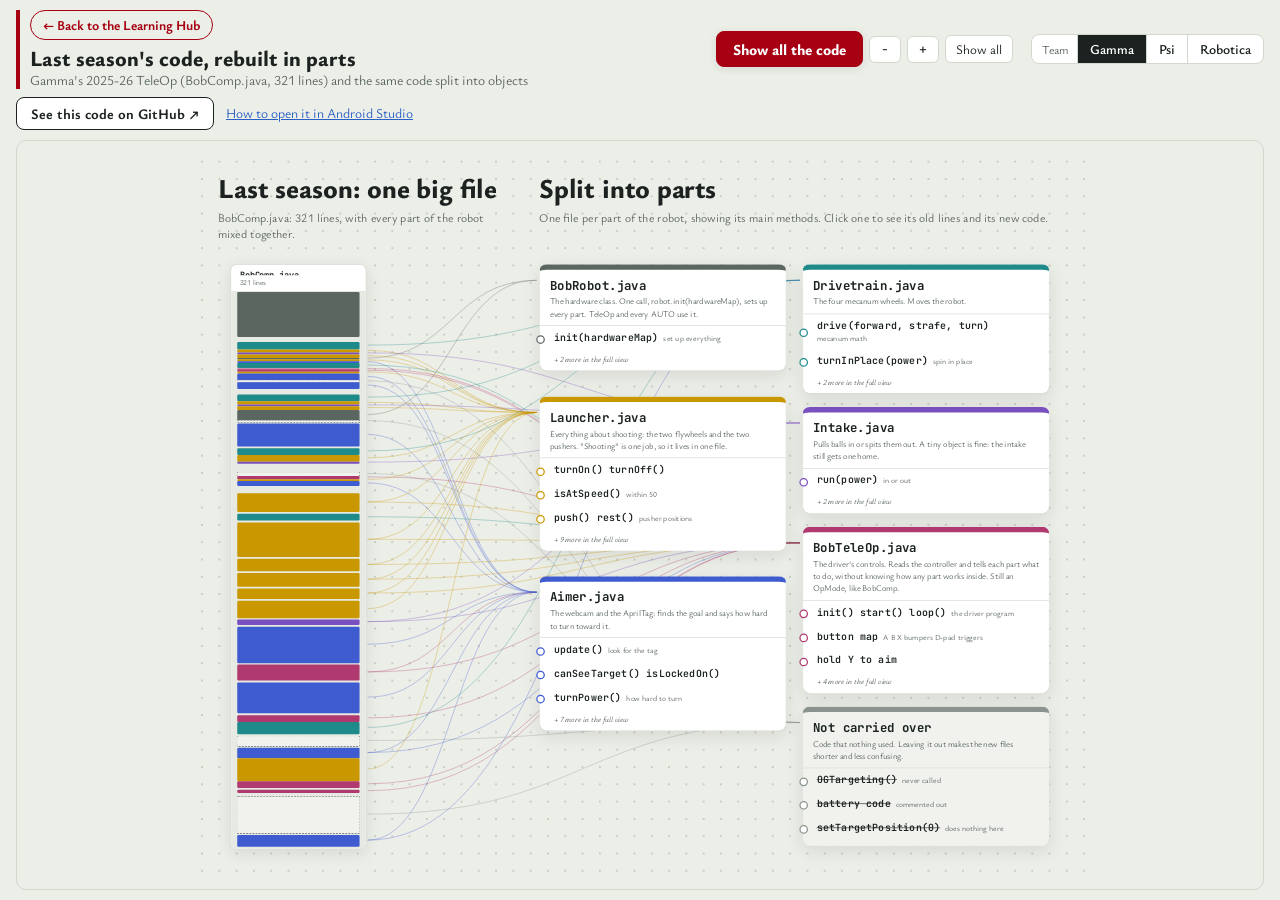
<file: coding/code-map.html>
<!doctype html>
<html lang="en">
<head>
<meta charset="utf-8">
<meta name="viewport" content="width=device-width, initial-scale=1, viewport-fit=cover">
<!-- Generated by site/build_code_map.py from site/code-map/. Don't edit by hand. -->
<title>Code Map · Robotics Learning Hub</title>
<link rel="preconnect" href="https://fonts.googleapis.com">
<link rel="preconnect" href="https://fonts.gstatic.com" crossorigin>
<link rel="stylesheet" href="https://fonts.googleapis.com/css2?family=Ysabeau+Office:wght@400;600;700;800&family=JetBrains+Mono:wght@400;500;600&display=swap">
<style>
/* Layout: a full-window pan-and-zoom board. Left: one team's TeleOp at full resolution, every line tinted
   by the robot part it controls. Right: the same code as object boxes (has / can do). Wires join them.
   A team switcher in the top bar swaps in another team's file. */
:root{
  --ground:#ECEEE8; --surface:#FFFFFF; --ink:#1B2220; --muted:#5B6661; --line:#D3D8CE; --dot:#C9CEC3;
  --chip:#E7EAE3; --focus:#2A5FC4; --shadow:rgba(27,34,32,.10);
  --drive:#1F8A8A;  --drive-soft:#D9EEEE;
  --launch:#C99700; --launch-soft:#FBEFC4;
  --intake:#7A4FC0; --intake-soft:#ECE4FA;
  --aim:#3F5BD0;    --aim-soft:#E1E7FB;
  --ctl:#B0396F;    --ctl-soft:#F9E1EC;
  --setup:#5B6661;  --setup-soft:#E4E7E1;
  --gone:#8A938E;   --gone-soft:#F1F2EE;
  --feed:#C2611B;   --feed-soft:#FBE6D6;
  --lights:#2C8A4B; --lights-soft:#DDF1E4;
  --display:"Ysabeau Office",system-ui,-apple-system,"Segoe UI",sans-serif;
  --body:"Ysabeau Office",system-ui,-apple-system,"Segoe UI",sans-serif;
  --mono:"JetBrains Mono",Consolas,"Courier New",monospace;
  --brand:#A60012;
}
@media (prefers-color-scheme: dark){
  :root:not([data-theme="light"]){
    --ground:#101412; --surface:#1A201D; --ink:#E4E8E1; --muted:#9AA59F; --line:#2E3632; --dot:#252C28;
    --chip:#242B28; --focus:#79A3F2; --shadow:rgba(0,0,0,.45);
    --drive:#4FBFBF;  --drive-soft:#15302F;
    --launch:#F0C640; --launch-soft:#37300F;
    --intake:#B092EE; --intake-soft:#261E3A;
    --aim:#8EA2F5;    --aim-soft:#1B2243;
    --ctl:#EC8CB9;    --ctl-soft:#3A1C2A;
    --setup:#A9B3AD;  --setup-soft:#232A27;
    --gone:#7F8A84;   --gone-soft:#181D1B;
    --feed:#F2A06B;   --feed-soft:#3A2516;
    --lights:#6CC78F; --lights-soft:#18301F;
    --brand:#F07A85;
    color-scheme:dark;
  }
}
:root[data-theme="dark"]{
  --ground:#101412; --surface:#1A201D; --ink:#E4E8E1; --muted:#9AA59F; --line:#2E3632; --dot:#252C28;
  --chip:#242B28; --focus:#79A3F2; --shadow:rgba(0,0,0,.45);
  --drive:#4FBFBF;  --drive-soft:#15302F;
  --launch:#F0C640; --launch-soft:#37300F;
  --intake:#B092EE; --intake-soft:#261E3A;
  --aim:#8EA2F5;    --aim-soft:#1B2243;
  --ctl:#EC8CB9;    --ctl-soft:#3A1C2A;
  --setup:#A9B3AD;  --setup-soft:#232A27;
  --gone:#7F8A84;   --gone-soft:#181D1B;
  --feed:#F2A06B;   --feed-soft:#3A2516;
  --lights:#6CC78F; --lights-soft:#18301F;
  --brand:#F07A85;
  color-scheme:dark;
}
*{box-sizing:border-box}
html,body{height:100%}
body{margin:0;background:var(--ground);color:var(--ink);font-family:var(--body);font-size:14px;
  padding-left:max(16px, env(safe-area-inset-left, 0px));padding-right:max(16px, env(safe-area-inset-right, 0px));padding-block:10px;
  display:flex;flex-direction:column;gap:10px;overflow:hidden}
button{font:inherit;color:inherit}
button:focus-visible,.row:focus-visible,.rl:focus-visible{outline:2px solid var(--focus);outline-offset:2px}

/* top bar */
.bar{display:flex;flex-wrap:wrap;align-items:center;gap:8px 18px}
.brand{display:flex;flex-direction:column;gap:0;min-width:0;margin-right:auto}
.brand h1{font-family:var(--display);font-stretch:112%;font-weight:800;font-size:1.35rem;margin:0;line-height:1.1}
.brand p{margin:0;color:var(--muted);font-size:.86rem}
/* The way back to the hub: a clear button, not a small word */
.back{display:inline-flex;align-items:center;gap:6px;width:fit-content;margin-bottom:6px;padding:5px 12px;border:1.5px solid var(--brand);border-radius:999px;font-size:.85rem;font-weight:700;color:var(--brand);text-decoration:none}
.back:hover{background:var(--brand);color:var(--surface)}
/* This team's rebuilt code on GitHub, and how to open it */
.links{display:flex;flex-wrap:wrap;align-items:center;gap:6px 12px;order:2}
.ghlink{display:inline-flex;align-items:center;gap:6px;padding:6px 14px;border-radius:8px;background:var(--surface);border:1.5px solid var(--ink);color:var(--ink);font-weight:700;font-size:.9rem;text-decoration:none}
.ghlink:hover{background:var(--ink);color:var(--surface)}
.howto{font-size:.85rem;color:var(--focus);text-decoration:underline}
.brand{border-left:4px solid var(--brand);padding-left:10px}
.tools{display:flex;flex-wrap:wrap;gap:6px;align-items:center}
.tools button{border:1px solid var(--line);background:var(--surface);border-radius:6px;padding:4px 10px;cursor:pointer;font-size:.82rem}
.tools button:hover{border-color:var(--ink)}
.tools .z{font-family:var(--mono);min-width:32px}
.legend{display:flex;flex-wrap:wrap;gap:6px;align-items:center}
/* The view buttons and the team switcher always share the first line, so they stay in the
   same place for every team. The part buttons (a different list per team) get their own line. */
.tools{order:1}
.teams{order:2}
.legend{order:3;flex-basis:100%}
.legend button{display:inline-flex;align-items:center;gap:6px;border:1px solid var(--line);background:var(--surface);border-radius:999px;padding:3px 10px 3px 6px;cursor:pointer;font-size:.8rem}
.legend button[aria-pressed="true"]{border-color:var(--ink);box-shadow:inset 0 0 0 1px var(--ink)}
.sw{width:14px;height:14px;border-radius:3px;display:inline-block}
.help{font-size:.78rem;color:var(--muted)}
.teams{display:flex;align-items:center;gap:0;border:1px solid var(--line);border-radius:8px;overflow:hidden;background:var(--surface)}
.teams span{font-size:.75rem;color:var(--muted);padding:0 8px 0 10px}
.teams button{border:0;border-left:1px solid var(--line);background:none;padding:5px 12px;cursor:pointer;font-size:.85rem;font-weight:600}
.teams button[aria-pressed="true"]{background:var(--ink);color:var(--surface)}

/* board */
.vp{flex:1;min-height:0;position:relative;overflow:hidden;border:1px solid var(--line);border-radius:10px;background:var(--ground);touch-action:none;cursor:grab;user-select:none;-webkit-user-select:none}
.vp.panning{cursor:grabbing}
.world{position:absolute;left:0;top:0;transform-origin:0 0;
  background-image:radial-gradient(var(--dot) 1.2px, transparent 1.6px);background-size:28px 28px}
.bighead{position:absolute;font-family:var(--display);font-stretch:112%;font-weight:800;font-size:44px;line-height:1.05;margin:0}
.bigsub{position:absolute;font-size:19px;color:var(--muted);line-height:1.35;margin:0}

.sheet{position:absolute;background:var(--surface);border:1px solid var(--line);border-radius:10px;box-shadow:0 6px 24px var(--shadow);overflow:hidden}
.sheet-h{display:flex;justify-content:space-between;align-items:center;padding:0 18px;border-bottom:1px solid var(--line);font-family:var(--mono);font-weight:600;font-size:18px}
.sheet-h span{font-weight:400;color:var(--muted);font-size:15px}
.cl{position:relative;white-space:pre;font-family:var(--mono);font-size:11px;padding-left:52px;padding-right:10px;overflow:hidden;border-left:5px solid transparent;color:var(--ink)}
.cl .no{position:absolute;left:6px;width:34px;text-align:right;color:var(--muted);font-size:10px}
.cl.n{color:var(--muted)}
.rl{position:absolute;display:flex;align-items:center;justify-content:flex-end;gap:8px;text-align:right;padding-right:12px;border-right:5px solid;cursor:pointer;overflow:hidden;line-height:1.1}
.rl .t{font-weight:600}
.rl .r{font-family:var(--mono);color:var(--muted);font-weight:400}
.rb{position:absolute;width:9px;border-radius:0 3px 3px 0}

.wires{position:absolute;left:0;top:0;overflow:visible;pointer-events:none}
.wire{fill:none;stroke-width:2.2;opacity:.5;transition:opacity .15s,stroke-width .15s}
.wire.on{opacity:1;stroke-width:4}

.card{position:absolute;width:440px;background:var(--surface);border:1px solid var(--line);border-top:9px solid var(--setup);border-radius:12px;box-shadow:0 8px 28px var(--shadow)}
.card.gone{border-style:dashed;border-top-style:solid;background:var(--gone-soft)}
.ttl{padding:12px 16px 10px;cursor:move;display:flex;flex-direction:column;gap:2px;border-bottom:1px solid var(--line)}
.ttl b{font-family:var(--mono);font-size:19px}
.ttl span{color:var(--muted);font-size:14px;line-height:1.35}
.sec{font-family:var(--mono);font-size:11px;letter-spacing:.1em;text-transform:uppercase;color:var(--muted);font-weight:600;padding:10px 16px 2px}
.row{position:relative;display:flex;flex-wrap:wrap;align-items:baseline;gap:2px 8px;padding:6px 16px 6px 22px;cursor:pointer;font-size:14px;line-height:1.3}
.row:hover{background:var(--chip)}
.row::before{content:"";position:absolute;left:-6px;top:50%;width:10px;height:10px;margin-top:-5px;border-radius:50%;background:var(--surface);border:2px solid currentColor}
.row code{font-family:var(--mono);font-size:14px;font-weight:600;color:var(--ink)}
.row .d{color:var(--muted);font-size:12.5px}
.row.has code{font-weight:500}
.row.sel{background:var(--chip)}
.cardpad{height:8px}

/* dimming when something is picked */
.world.focus .cl:not(.on), .world.focus .rl:not(.on), .world.focus .rb:not(.on){opacity:.22}
.world.focus .row:not(.on){opacity:.35}
.world.focus .wire:not(.on){opacity:.05}

/* simple view: the big file as colored stripes, boxes with only their main methods */
/* Switching between the simple view and all the code: the biggest button on the bar */
.tools .modebtn{background:var(--brand);color:#fff;border-color:var(--brand);font-weight:800;font-size:.95rem;padding:7px 16px;border-radius:8px;box-shadow:0 2px 8px var(--shadow)}
.tools .modebtn:hover{opacity:.88}
body.simple .legend, body.simple #fitw, body.simple #reset{display:none}
.sfile{position:absolute;background:var(--surface);border:1px solid var(--line);border-radius:10px;box-shadow:0 6px 24px var(--shadow);overflow:hidden}
.sfile-h{display:flex;flex-direction:column;gap:2px;padding:8px 14px;border-bottom:1px solid var(--line);height:44px;justify-content:center}
.sfile-h b{font-family:var(--mono);font-size:14px;overflow:hidden;text-overflow:ellipsis;white-space:nowrap}
.sfile-h span{font-size:12px;color:var(--muted)}
.sfile-b{position:relative;background:var(--chip)}
.sstripe{position:absolute;left:10px;right:10px;border-radius:2px;cursor:pointer;transition:opacity .15s}
.sstripe:hover{filter:brightness(1.12)}
.world.focus .sstripe:not(.on){opacity:.18}
.scard .sttl{padding:12px 16px 10px;display:flex;flex-direction:column;gap:3px;border-bottom:1px solid var(--line)}
.scard .sttl b{font-family:var(--mono);font-size:20px}
.scard .sttl span{color:var(--muted);font-size:14px;line-height:1.4}
.scard .row{padding:9px 16px 9px 22px}
.scard .row code{font-size:16px}
.more{padding:6px 16px 2px 22px;font-size:12.5px;color:var(--muted);font-style:italic}
.swire{stroke-width:1.6;opacity:.32}
.world.focus .swire:not(.on){opacity:.04}

/* details panel */
.panel{position:absolute;top:10px;right:10px;width:min(980px, 66%);max-height:calc(100% - 20px);overflow:auto;background:var(--surface);border:1px solid var(--line);border-radius:10px;box-shadow:0 10px 32px var(--shadow);padding:14px 16px 16px;display:flex;flex-direction:column;gap:10px;cursor:auto;user-select:text;-webkit-user-select:text}
.panel[hidden]{display:none!important}
.panel h2{font-family:var(--mono);font-size:1.05rem;margin:0;overflow-wrap:anywhere}
.panel .x{position:absolute;top:8px;right:8px;border:0;background:none;font-size:20px;line-height:1;cursor:pointer;color:var(--muted);padding:4px 8px}
.panel p{margin:0;line-height:1.5;font-size:.9rem}
.pchip{display:inline-flex;align-items:center;gap:6px;font-size:.78rem;font-family:var(--mono);background:var(--chip);border-radius:4px;padding:2px 8px;width:fit-content}
.plabel{font-family:var(--mono);font-size:.7rem;letter-spacing:.1em;text-transform:uppercase;color:var(--muted);font-weight:600;margin-top:4px}
.pcode{margin:0;background:var(--ground);border:1px solid var(--line);border-radius:6px;padding:8px 0;overflow-x:auto;font-family:var(--mono);font-size:11.5px;line-height:1.55}
.pcode div{white-space:pre;padding:0 10px;border-left:3px solid transparent}
.pcode .no{display:inline-block;width:2.8em;color:var(--muted)}
.pcode .cm{color:var(--muted)}
.pbtns{display:flex;flex-wrap:wrap;gap:6px}
.pbtns button{border:1px solid var(--line);background:var(--surface);border-radius:6px;padding:4px 10px;cursor:pointer;font-size:.8rem}
.pbtns button:hover{border-color:var(--ink)}
.plink{border:0;background:none;padding:0;color:var(--focus);cursor:pointer;font-family:var(--mono);font-size:.85rem;text-align:left;text-decoration:underline}
.ptag{font-family:var(--mono);font-size:.85rem;color:var(--muted)}
/* old code beside new code; one column when the panel is narrow */
.pcols{display:grid;grid-template-columns:repeat(auto-fit,minmax(340px,1fr));gap:14px;align-items:start}
.pcol{display:flex;flex-direction:column;gap:8px;min-width:0}
.panel h2{font-size:1.25rem}
.panel p{font-size:.95rem}
.pcode{font-size:12.5px}

.hint{position:absolute;left:10px;bottom:10px;background:var(--surface);border:1px solid var(--line);border-radius:8px;padding:8px 12px;font-size:.8rem;color:var(--muted);max-width:min(420px, calc(100% - 20px));box-shadow:0 4px 14px var(--shadow);pointer-events:none}

@media (max-width:700px){
  .panel{top:auto;bottom:8px;left:8px;right:8px;width:auto;max-height:55%}
  .help{display:none}
  .brand h1{font-size:1.1rem}
}
@media (prefers-reduced-motion: reduce){.wire,.row{transition:none}}
</style>

</head>
<body>
<div class="bar">
  <div class="brand">
    <a class="back" href="../#/coding/one-file-to-objects">&#8592; Back to the Learning Hub</a>
    <h1>Last season's code, rebuilt in parts</h1>
    <p id="subtitle">One team's 2025-26 TeleOp and the same code split into objects</p>
  </div>
  <div class="teams" role="group" aria-label="Pick a team" id="teams"><span>Team</span></div>
  <div class="legend" role="group" aria-label="Highlight one part of the robot" id="legend"></div>
  <div class="links" role="group" aria-label="This team's rebuilt code">
    <a class="ghlink" id="ghlink" href="#" target="_blank" rel="noopener">See this code on GitHub &#8599;</a>
    <a class="howto" href="../#/coding/one-file-to-objects?id=open-the-real-code-yourself">How to open it in Android Studio</a>
  </div>
  <div class="tools" role="group" aria-label="View">
    <button type="button" class="modebtn" id="mode">Show all the code</button>
    <button type="button" class="z" id="zout" aria-label="Zoom out">−</button>
    <button type="button" class="z" id="zin" aria-label="Zoom in">+</button>
    <button type="button" id="fitw">Fit width</button>
    <button type="button" id="fita">Show all</button>
    <button type="button" id="reset">Reset boxes</button>
  </div>
</div>

<div class="vp" id="vp" aria-label="Code map. Drag to move around.">
  <div class="world" id="world"></div>
  <div class="hint" id="hint">Drag to move around · Ctrl + scroll or pinch to zoom · Drag a box by its title · Click any code block or box row for details</div>
  <aside class="panel" id="panel" hidden aria-live="polite"></aside>
</div>

<script>
var SOURCES = {"gamma": ["package org.firstinspires.ftc.teamcode.opmodes;", "", "import android.util.Size;", "", "import com.qualcomm.hardware.rev.RevHubOrientationOnRobot;", "import com.qualcomm.robotcore.hardware.DcMotor;", "import com.qualcomm.robotcore.hardware.DcMotorEx;", "import com.qualcomm.robotcore.hardware.IMU;", "import com.qualcomm.robotcore.hardware.Servo;", "import com.qualcomm.robotcore.hardware.VoltageSensor;", "", "import org.firstinspires.ftc.robotcore.external.navigation.AngleUnit;", "import org.firstinspires.ftc.robotcore.external.navigation.DistanceUnit;", "", "import org.firstinspires.ftc.vision.apriltag.AprilTagDetection;", "import org.firstinspires.ftc.vision.apriltag.AprilTagProcessor;", "import org.firstinspires.ftc.vision.VisionPortal;", "import org.firstinspires.ftc.robotcore.external.hardware.camera.WebcamName;", "", "import java.util.ArrayList;", "import java.util.List;", "", "import org.firstinspires.ftc.robotcore.external.Telemetry;", "import com.qualcomm.robotcore.eventloop.opmode.OpMode;", "import com.qualcomm.robotcore.eventloop.opmode.TeleOp;", "", "@TeleOp", "public class BobComp extends OpMode {", "", "    DcMotor leftFront;", "    DcMotor leftBack;", "    DcMotor rightFront;", "    DcMotor rightBack;", "    DcMotorEx leftShoot;", "    DcMotorEx rightShoot;", "    DcMotor intake;", "    Servo leftPush;", "    Servo rightPush;", "    IMU imu;", "    double shoot;", "    double sensitivity;", "    double y;", "    double x;", "    double rx;", "    boolean dPadPressed;", "    boolean targetSwapping;", "    boolean shouldShoot;", "    boolean targetSeen;", "    double targetHeading;", "    double targetID;", "    double distance;", "    VoltageSensor batteryVoltageSensor;", "    AprilTagProcessor tagProcessor;", "    VisionPortal visionPortal;", "    List<AprilTagDetection> witnessedTags = new ArrayList<>();", "    Telemetry tagInfo;", "", "    @Override", "    public void init() {", "        leftFront = hardwareMap.get(DcMotor.class, \"leftFront\");", "        leftBack = hardwareMap.get(DcMotor.class, \"leftBack\");", "        rightFront = hardwareMap.get(DcMotor.class, \"rightFront\");", "        rightBack = hardwareMap.get(DcMotor.class, \"rightBack\");", "        leftShoot = hardwareMap.get(DcMotorEx.class, \"leftShoot\");", "        rightShoot = hardwareMap.get(DcMotorEx.class, \"rightShoot\");", "        intake = hardwareMap.get(DcMotor.class, \"intake\");", "        leftPush = hardwareMap.get(Servo.class, \"leftPush\");", "        rightPush = hardwareMap.get(Servo.class, \"rightPush\");", "        imu = hardwareMap.get(IMU.class, \"imu\");", "        RevHubOrientationOnRobot orientation = new RevHubOrientationOnRobot(", "                RevHubOrientationOnRobot.LogoFacingDirection.UP,", "                RevHubOrientationOnRobot.UsbFacingDirection.RIGHT", "        );", "        imu.initialize(new IMU.Parameters(orientation));", "        batteryVoltageSensor = hardwareMap.voltageSensor.iterator().next();", "", "        tagProcessor = new AprilTagProcessor.Builder()", "                .setDrawTagID(true)", "                .setDrawTagOutline(true)", "                .setDrawAxes(true)", "                .setDrawCubeProjection(true)", "                .setOutputUnits(DistanceUnit.CM, AngleUnit.DEGREES)", "                .build();", "        VisionPortal.Builder builder = new VisionPortal.Builder();", "        builder.setCamera(hardwareMap.get(WebcamName.class, \"Webcam 1\"));", "        builder.setCameraResolution(new Size(640, 480));", "        builder.addProcessor(tagProcessor);", "", "        visionPortal = builder.build();", "", "        leftFront.setDirection(DcMotor.Direction.REVERSE);", "        rightBack.setDirection(DcMotor.Direction.FORWARD);", "        leftBack.setDirection(DcMotor.Direction.REVERSE);", "        rightFront.setDirection(DcMotor.Direction.FORWARD);", "        leftShoot.setDirection(DcMotor.Direction.FORWARD);", "        rightShoot.setDirection(DcMotor.Direction.REVERSE);", "        leftPush.setDirection(Servo.Direction.FORWARD);", "        rightPush.setDirection(Servo.Direction.FORWARD);", "        intake.setDirection(DcMotor.Direction.FORWARD);", "", "    }", "", "    @Override", "    public void start() {", "        leftShoot.setTargetPosition(0);", "        rightShoot.setTargetPosition(0);", "        dPadPressed = false;", "        targetSwapping = false;", "        shouldShoot = false;", "        targetHeading = 0;", "        targetID = 20;", "        sensitivity = 0.03;", "    }", "", "    @Override", "    public void loop() {", "        telemetry.addData(\"Shooting Power\", shoot);", "        if (leftShoot.getVelocity() < shoot + 50", "                && leftShoot.getVelocity() > shoot - 50", "                && rightShoot.getVelocity() < shoot + 50", "                && rightShoot.getVelocity() > shoot - 50", "                && shoot != 0) {", "            telemetry.addLine(\"Launcher Powered!\");", "        }", "        else {", "            telemetry.addLine(\"Launcher is not powered!\");", "        }", "", "        //gets joystick stuff", "        y = -gamepad1.left_stick_y;", "        rx = gamepad1.left_stick_x;", "        x = gamepad1.right_stick_x;", "", "        //manual power switching", "        if (gamepad1.dpad_up && !dPadPressed) {", "            dPadPressed = true;", "            shoot += 10;", "        }", "        if (gamepad1.dpad_down && !dPadPressed) {", "            dPadPressed = true;", "            shoot -= 10;", "        }", "        if (gamepad1.dpad_right && !dPadPressed) {", "            dPadPressed = true;", "            shoot += 50;", "        }", "        if (gamepad1.dpad_left && !dPadPressed) {", "            dPadPressed = true;", "            shoot -= 50;", "        }", "        if (!(gamepad1.dpad_up || gamepad1.dpad_down || gamepad1.dpad_right || gamepad1.dpad_left)) {", "            dPadPressed = false;", "        }", "", "        //shooting presets", "        if (gamepad1.left_bumper) {", "            shoot = 750;", "        }", "        if (gamepad1.right_bumper) {", "            shoot = 900;", "        }", "", "        //servos", "        if (!gamepad1.x) {", "            leftPush.setPosition(0.86);", "            rightPush.setPosition(0.3);", "        } else {", "            leftPush.setPosition(0.14);", "            rightPush.setPosition(0.84);", "        }", "", "        if (gamepad1.a) {", "            shouldShoot = true;", "        }", "        if (gamepad1.b) {", "            shouldShoot = false;", "        }", "", "        if (shouldShoot) {", "            //shooter is active", "            leftShoot.setVelocity(shoot);", "            rightShoot.setVelocity(shoot);", "        }", "        else {", "            //shooter is off", "            leftShoot.setVelocity(0);", "            rightShoot.setVelocity(0);", "        }", "", "        //intake", "        intake.setPower((gamepad1.right_trigger * -1) + (gamepad1.left_trigger * 1));", "        //telemetry.addData(\"Intake Power: \", (gamepad1.right_trigger * -1) + (gamepad1.left_trigger * 1));", "", "        //target swapping", "        if (!targetSwapping) {", "            if (gamepad1.left_stick_button", "                    && gamepad1.right_stick_button) {", "                targetSwapping = true;", "", "                //swap", "                if (targetID == 20) {", "                    targetID = 24;", "                }", "                else {", "                    targetID = 20;", "                }", "            }", "        }", "        else {", "            if (!gamepad1.left_stick_button", "                    && !gamepad1.right_stick_button) {", "                targetSwapping = false;", "            }", "        }", "", "        //RGB PS5 CONTROLLER (and target display telemetry)", "        if(targetID == 20) {", "            telemetry.addLine(\"Target: BLUE\");", "            gamepad1.setLedColor(0, 0, 255, 300);", "        }", "        else {", "            telemetry.addLine(\"Target: RED\");", "            gamepad1.setLedColor(255, 0, 0, 300);", "        }", "", "        //apriltag processor", "        targetSeen = false;", "        witnessedTags = tagProcessor.getDetections();", "        for (AprilTagDetection detection : witnessedTags) {", "            if (detection.metadata != null", "                    && detection.metadata.id == targetID) {", "                //gets bearing and range", "                targetHeading = detection.ftcPose.bearing;", "                telemetry.addData(\"Target Heading: \", targetHeading);", "                telemetry.addData(\"Target Distance: \", detection.ftcPose.range);", "                distance = detection.ftcPose.range;", "                targetSeen = true;", "            }", "        }", "        if (!targetSeen) {", "            telemetry.addLine(\"Target Heading: N/A\");", "            telemetry.addLine(\"Target Distance: N/A\");", "        }", "", "        if (gamepad1.y && targetSeen) {", "            //auto-targeting (scroll to the bottom)", "            proportionalTargeting(targetHeading);", "        }", "        else {", "            //regular driving", "            leftFront.setPower(0.85 * (y + x + rx));", "            leftBack.setPower(0.85 * (y - x + rx));", "            rightFront.setPower(0.85 * (y - x - rx));", "            rightBack.setPower(0.85 * (y + x - rx));", "        }", "", "        /* battery stuff (disused)", "        telemetry.addData(\"Left shooter current: \", leftShoot.getCurrent(CurrentUnit.MILLIAMPS));", "        telemetry.addData(\"Right shooter current: \", rightShoot.getCurrent(CurrentUnit.MILLIAMPS));", "        double voltage = batteryVoltageSensor.getVoltage();", "        telemetry.addData(\"Battery Voltage (V)\", \"%.2f\", voltage);", "         */", "", "        if (targetHeading < 2.5", "                && targetHeading > -1.5", "                && targetSeen) {", "            telemetry.addLine(\"Target Locked\");", "            gamepad1.rumble(15);", "", "            //automatically sets power", "            //doesn't work at far ranges b/c it's inconsistent", "            if (gamepad1.y) {", "                if (distance < 170) {", "                    shoot = 750;", "                } else if (distance < 200) {", "                    shoot = 760;", "                } else if (distance < 210) {", "                    shoot = 775;", "                } else if (distance < 217) {", "                    shoot = 790;", "                }", "            }", "        }", "        else{", "            telemetry.addLine(\"Target Out of Sight\");", "        }", "", "        //updates the telemetry (deletes stuff i think)", "        telemetry.update();", "    }", "", "    //The original auto targeting code", "    public void OGTargeting(double bearing) {", "        //i am confused", "        //what did i do?", "        if (bearing > -1) {", "            leftFront.setPower(0.1);", "            leftBack.setPower(0.1);", "            rightFront.setPower(-0.1);", "            rightBack.setPower(-0.1);", "        } else if (bearing < 2) {", "            leftFront.setPower(-0.1);", "            leftBack.setPower(-0.1);", "            rightFront.setPower(0.1);", "            rightBack.setPower(0.1);", "        } else {", "            leftFront.setPower(0);", "            leftBack.setPower(0);", "            rightFront.setPower(0);", "            rightBack.setPower(0);", "        }", "    }", "", "    public void proportionalTargeting(double bearing) {", "        double turnPower = (bearing - 0.5) * sensitivity;", "        leftFront.setPower(turnPower);", "        leftBack.setPower(turnPower);", "        rightFront.setPower(-turnPower);", "        rightBack.setPower(-turnPower);", "    }", "}"], "psi": ["package org.firstinspires.ftc.teamcode.DECODE2526;", "", "", "import com.qualcomm.hardware.rev.RevBlinkinLedDriver;", "import com.qualcomm.robotcore.eventloop.opmode.LinearOpMode;", "import com.qualcomm.robotcore.eventloop.opmode.TeleOp;", "import com.qualcomm.robotcore.hardware.DcMotor;", "import com.qualcomm.robotcore.hardware.DcMotorEx;", "import com.qualcomm.robotcore.hardware.DcMotorSimple;", "import com.qualcomm.robotcore.hardware.Servo;", "import com.qualcomm.robotcore.hardware.VoltageSensor;", "", "import org.firstinspires.ftc.robotcore.external.hardware.camera.WebcamName;", "import org.firstinspires.ftc.robotcore.external.navigation.AngleUnit;", "import org.firstinspires.ftc.robotcore.external.navigation.DistanceUnit;", "import org.firstinspires.ftc.robotcore.external.navigation.Position;", "import org.firstinspires.ftc.robotcore.external.navigation.YawPitchRollAngles;", "import org.firstinspires.ftc.teamcode.util.Debouncer;", "import org.firstinspires.ftc.teamcode.util.Toggle;", "import org.firstinspires.ftc.vision.VisionPortal;", "import org.firstinspires.ftc.vision.apriltag.AprilTagProcessor;", "", "import java.util.concurrent.Executors;", "import java.util.concurrent.ScheduledExecutorService;", "import java.util.concurrent.TimeUnit;", "import java.util.concurrent.atomic.AtomicBoolean;", "import java.util.concurrent.atomic.AtomicInteger;", "", "@TeleOp", "public class FINALTELEOPREFACTOR extends LinearOpMode {", "    private final Toggle toggle = new Toggle();", "    private final Debouncer shootDebouncer = new Debouncer();", "    private final Debouncer reallyCoolDebouncer = new Debouncer();", "    private final double cameraX = 0;", "    ScheduledExecutorService scheduler = Executors.newSingleThreadScheduledExecutor();", "    double totalCurrent = 0;", "    double closePos = 0.09;", "    int denominator = 0;", "    double averageCurrent = 0;", "    private DcMotor right;", "    private DcMotor left;", "    private DcMotor launch2;", "    private DcMotor launch;", "    private DcMotorEx intake;", "    private Servo gateServo;", "    private Servo gateServo2;", "    private VoltageSensor voltSensor;", "    private RevBlinkinLedDriver frontLights;", "    private RevBlinkinLedDriver rearLights;", "    private Servo siloServo;", "    private boolean debounce;", "    private boolean isthethingthething;", "    private AprilTagProcessor aprilTag;", "    private VisionPortal visionPortal;", "    private YawPitchRollAngles cameraOrientation;", "    private Position cameraPosition;", "", "    @Override", "    public void runOpMode() throws InterruptedException {", "        right = hardwareMap.get(DcMotor.class, \"right\");", "        left = hardwareMap.get(DcMotor.class, \"left\");", "        launch2 = hardwareMap.get(DcMotor.class, \"launch2\");", "        launch = hardwareMap.get(DcMotor.class, \"launch1\");", "        launch.setDirection(DcMotorSimple.Direction.REVERSE);", "        intake = hardwareMap.get(DcMotorEx.class, \"intake\");", "        gateServo = hardwareMap.get(Servo.class, \"gateServo\");", "        gateServo2 = hardwareMap.get(Servo.class, \"gateServo2\");", "        voltSensor = hardwareMap.get(VoltageSensor.class, \"Control Hub\");", "        frontLights = hardwareMap.get(RevBlinkinLedDriver.class, \"frontLights\");", "        rearLights = hardwareMap.get(RevBlinkinLedDriver.class, \"rearLights\");", "        siloServo = hardwareMap.get(Servo.class, \"siloServo\");", "        AtomicBoolean shooting = new AtomicBoolean(false);", "        gateServo2.setDirection(Servo.Direction.REVERSE);", "        debounce = true;", "        isthethingthething = false;", "        Debouncer debouncingOnDeesNuts = new Debouncer();", "        Debouncer debouncer2 = new Debouncer();", "        double gatePos = 0;", "        double launchpower = 0;", "        //System.out.println(\"set gatePos to 0\");", "        double servoshootpos = 0.5;", "        intake.setMode(DcMotor.RunMode.STOP_AND_RESET_ENCODER);", "        intake.setMode(DcMotor.RunMode.RUN_USING_ENCODER);", "        AtomicBoolean siloshootig = new AtomicBoolean(false);", "        AtomicInteger silopos = new AtomicInteger(1000);", "", "", "        cameraPosition = new Position(DistanceUnit.INCH,", "                0, 8, 0, 0);", "        cameraOrientation = new YawPitchRollAngles(AngleUnit.DEGREES,", "                0, -90 + 19, 0, 0);", "", "", "        // Create the AprilTag processor.", "        aprilTag = new AprilTagProcessor.Builder()", "", "                // The following default settings are available to un-comment and edit as needed.", "                //.setDrawAxes(false)", "                //.setDrawCubeProjection(false)", "                //.setDrawTagOutline(true)", "                //.setTagFamily(AprilTagProcessor.TagFamily.TAG_36h11)", "                //.setTagLibrary(AprilTagGameDatabase.getCenterStageTagLibrary())", "                //.setOutputUnits(DistanceUnit.INCH, AngleUnit.DEGREES)", "                .setCameraPose(cameraPosition, cameraOrientation)", "", "                // == CAMERA CALIBRATION ==", "                // If you do not manually specify calibration parameters, the SDK will attempt", "                // to load a predefined calibration for your camera.", "                //.setLensIntrinsics(578.272, 578.272, 402.145, 221.506)", "                // ... these parameters are fx, fy, cx, cy.", "", "                .build();", "", "        // Adjust Image Decimation to trade-off detection-range for detection-rate.", "        // eg: Some typical detection data using a Logitech C920 WebCam", "        // Decimation = 1 ..  Detect 2\" Tag from 10 feet away at 10 Frames per second", "        // Decimation = 2 ..  Detect 2\" Tag from 6  feet away at 22 Frames per second", "        // Decimation = 3 ..  Detect 2\" Tag from 4  feet away at 30 Frames Per Second (default)", "        // Decimation = 3 ..  Detect 5\" Tag from 10 feet away at 30 Frames Per Second (default)", "        // Note: Decimation can be changed on-the-fly to adapt during a match.", "        //aprilTag.setDecimation(3);", "", "        // Create the vision portal by using a builder.", "        VisionPortal.Builder builder = new VisionPortal.Builder();", "", "        // Set the camera (webcam vs. built-in RC phone camera).", "", "        builder.setCamera(hardwareMap.get(WebcamName.class, \"Webcam 1\"));", "", "", "        // Choose a camera resolution. Not all cameras support all resolutions.", "        //builder.setCameraResolution(new Size(640, 480));", "", "        // Enable the RC preview (LiveView).  Set \"false\" to omit camera monitoring.", "        //builder.enableLiveView(true);", "", "        // Set the stream format; MJPEG uses less bandwidth than default YUY2.", "        //builder.setStreamFormat(VisionPortal.StreamFormat.YUY2);", "", "        // Choose whether or not LiveView stops if no processors are enabled.", "        // If set \"true\", monitor shows solid orange screen if no processors enabled.", "        // If set \"false\", monitor shows camera view without annotations.", "        //builder.setAutoStopLiveView(false);", "", "        // Set and enable the processor.", "        builder.addProcessor(aprilTag);", "", "        // Build the Vision Portal, using the above settings.", "        visionPortal = builder.build();", "", "", "        // Disable or re-enable the aprilTag processor at any time.", "        //visionPortal.setProcessorEnabled(aprilTag, true);", "", "        // end method initAprilTag()", "", "        while (opModeInInit()) {", "            launchpower = 0.9;", "            frontLights.setPattern(RevBlinkinLedDriver.BlinkinPattern.GREEN);", "            rearLights.setPattern(RevBlinkinLedDriver.BlinkinPattern.BLACK);", "        }", "", "", "        waitForStart();", "", "        siloServo.setPosition(0.48);", "        while (opModeIsActive()) {", "            System.out.println(siloshootig.get());", "", "", "            telemetry.addData(\"intakePos\", intake.getCurrentPosition());", "", "", "            if (intake.getCurrentPosition() >= 750) {", "                intake.setMode(DcMotor.RunMode.STOP_AND_RESET_ENCODER);", "                intake.setMode(DcMotor.RunMode.RUN_USING_ENCODER);", "            }", "", "            //System.out.println(intake.getCurrentPosition() + \" wheel pos\");", "           // System.out.println(intake.getCurrentPosition() / 120 + \" pos/120\");", "", "            if (gamepad1.a && (intake.getCurrentPosition() / 120 >= 4 && intake.getCurrentPosition() / 120 <= 7) && !siloshootig.get()) {", "                intake.setPower(0.2);", "", "                siloshootig.set(true);", "                gateServo.setPosition(closePos);", "                gateServo2.setPosition(closePos);", "", "                scheduler.schedule(() -> {", "                    siloServo.setPosition(0.02);", "                    intake.setPower(0.2);", "                }, 100, TimeUnit.MILLISECONDS);", "", "                double finalServoshootpos = servoshootpos;", "                scheduler.schedule(() -> {", "                   // gateServo.setPosition(finalServoshootpos);", "                   // gateServo2.setPosition(finalServoshootpos);", "", "                    siloServo.setPosition(0.48);", "                    siloshootig.set(false);", "                }, 500, TimeUnit.MILLISECONDS);", "", "                scheduler.schedule(()->{", "                    gateServo.setPosition(finalServoshootpos);", "                    gateServo2.setPosition(finalServoshootpos);", "                }, 1200, TimeUnit.MILLISECONDS);", "            }", "", "", "            if (intake.getPower() != 0) {", "                rearLights.setPattern(RevBlinkinLedDriver.BlinkinPattern.YELLOW);", "            } else {", "                rearLights.setPattern(RevBlinkinLedDriver.BlinkinPattern.GREEN);", "            }", "", "            if (launchpower != 0) {", "                frontLights.setPattern(RevBlinkinLedDriver.BlinkinPattern.YELLOW);", "            } else {", "                frontLights.setPattern(RevBlinkinLedDriver.BlinkinPattern.GREEN);", "            }", "", "           /* System.out.println(\"gatepos: \" + gatePos);", "            System.out.println(\"servo 1 pos: \" + gateServo.getPosition());", "            System.out.println(\"servo 2 pos: \" + gateServo2.getPosition());", "            System.out.println(\"kickpos: \" + servoshootpos);*/", "", "", "            left.setPower((gamepad1.right_stick_x + gamepad1.left_stick_y));", "            right.setPower((gamepad1.right_stick_x - gamepad1.left_stick_y));", "            //0.25 is open 0.02 is close", "            if (gamepad1.dpad_up) { //opens da gate", "                gateServo.setPosition(servoshootpos);", "                gateServo2.setPosition(servoshootpos);", "            } else if (gamepad1.dpad_down) { //close", "                gateServo.setPosition(closePos);", "                gateServo2.setPosition(closePos);", "            }", "", "            if (gamepad1.dpad_right) { //dpad manually spins up or down flywheels", "                launch.setPower(launchpower);", "                launch2.setPower(launchpower);", "", "", "            } else if (gamepad1.dpad_left) {", "                launch.setPower(0);", "                launch2.setPower(0);", "", "            }", "", "            if (debouncingOnDeesNuts.update(gamepad2.dpad_up)) {", "                launchpower += .01;", "            } else if (debouncer2.update(gamepad2.dpad_down)) {", "                launchpower -= .01;", "            }", "", "            telemetry.addData(\"shoot power\", launchpower);", "            telemetry.addData(\"servo1Pos: \", gateServo.getPosition());", "            telemetry.addData(\"servo2Pos\", gateServo2.getPosition());", "            telemetry.addData(\"average milliamp\", averageCurrent);", "            telemetry.addData(\"shootservopos\", servoshootpos);", "            telemetry.update();", "", "            if (gamepad1.b) {", "                intake.setPower(1);", "                gateServo.setPosition(closePos);", "                gateServo2.setPosition(closePos);", "                // launch.setPower(0);", "                // launch2.setPower(0);", "            }", "", "            if (gamepad1.right_bumper) {", "                intake.setPower(0);", "            }", "", "            if (shootDebouncer.update(gamepad2.a) && !shooting.get()) { //shoot ball that is currently primed", "", "                //shoot", "                /*", "                spin up wheel", "                open gate", "                wait a little", "                set power 0", "                 */", "                shooting.set(true);", "                intake.setPower(0.2);", "                launch.setPower(1);", "                launch.setPower(1);", "                //wait 1 sec then open the gate", "                scheduler.schedule(() -> {", "                    gateServo.setPosition(1);", "                    gateServo2.setPosition(1);", "                }, 5, TimeUnit.SECONDS);", "", "                scheduler.schedule(() -> {", "                    gateServo.setPosition(closePos);", "                    gateServo2.setPosition(closePos);", "                    // intake.setPower(0);", "                    // launch.setPower(0);", "                    //launch2.setPower(0);", "                    shooting.set(false);", "                }, 6, TimeUnit.SECONDS);", "", "            }", "", "            if (gamepad2.y) {", "                launch.setPower(0);", "                launch2.setPower(0);", "            }", "", "            if (gamepad2.x) {", "                scheduler.shutdownNow();", "            }", "", "", "            if (gamepad2.dpad_left) {", "                servoshootpos = servoshootpos + 1;", "            }", "            if (gamepad2.dpad_right) {", "                servoshootpos = servoshootpos - 1;", "            }", "", "", "            if (gamepad2.dpad_left) { //estop", "                intake.setPower(0);", "                scheduler.shutdownNow();", "                launchpower = 0;", "                left.setPower(0);", "                right.setPower(0);", "            }", "", "", "        }", "", "        scheduler.shutdownNow();", "", "    }", "", "}", "", "//used in comp", "", "/*TODO: Gamepad 1 (Primary Driver)", "", "", "    Intake Start (Cross/A Button): Logic Swap. * Code Reality: gamepad1.a triggers the shootDebouncer sequence (spinning flywheels and opening gates). It does not start a standard intake loop.", "", "    Shoot in Motif Order (Circle/B Button): Logic Swap.", "", "        Code Reality: gamepad1.b actually sets intake.setPower(1), effectively acting as the \"Intake Start\" button, while also closing the gates.", "", "    Stop Intake (Triangle/Y Button): Missing. * Code Reality: The code does not reference gamepad1.y at all. Intake stop is currently handled by gamepad1.right_bumper.", "", "    Drive (Sticks): Partially Commented Out.", "", "        Note: The lines assigning right.setPower and left.setPower to the joysticks are currently commented out (Lines 169\u00e2\u20ac\u201c170). The robot will not move in its current state.", "", "Gamepad 2 (Secondary Operator)", "", "    Load 1 Ball from Silo (Circle/B Button): Missing. * Code Reality: The code does not reference gamepad2.b.", "", "    Intake Spin In (Triangle/Y Button): Functional, but lacks a \"Stop\" on the same controller besides the E-Stop.", "", "    Intake Spin Out (Cross/A Button): Logic Swap. * Code Reality: gamepad2.a is mapped to intake.setPower(-1), which matches \"Spin Out,\" but the diagram labels the Cross button as \"Shoot ball thats primed.\"", "", "    Shoot ball thats primed (Cross/A Button): Missing.*/"], "robotica": ["package org.firstinspires.ftc.teamcode.opmodes;", "", "", "", "import com.acmerobotics.dashboard.config.Config;", "import com.acmerobotics.dashboard.telemetry.TelemetryPacket;", "import com.qualcomm.robotcore.eventloop.opmode.LinearOpMode;", "import com.qualcomm.robotcore.hardware.DcMotor;", "import com.qualcomm.robotcore.hardware.DcMotorEx;", "import com.qualcomm.robotcore.hardware.DcMotorSimple;", "import com.qualcomm.robotcore.hardware.Servo;", "import com.qualcomm.robotcore.hardware.VoltageSensor;", "", "import org.firstinspires.ftc.robotcore.external.hardware.camera.WebcamName;", "import org.firstinspires.ftc.robotcore.external.navigation.AngleUnit;", "import org.firstinspires.ftc.robotcore.external.navigation.DistanceUnit;", "import org.firstinspires.ftc.robotcore.external.navigation.Position;", "import org.firstinspires.ftc.robotcore.external.navigation.YawPitchRollAngles;", "import org.firstinspires.ftc.vision.VisionPortal;", "import org.firstinspires.ftc.vision.apriltag.AprilTagDetection;", "import org.firstinspires.ftc.vision.apriltag.AprilTagProcessor;", "", "import java.util.ArrayList;", "", "@com.qualcomm.robotcore.eventloop.opmode.TeleOp", "@Config", "public class DecodeTestTeleOp extends LinearOpMode {", "", "    private DcMotor leftFrontMotor;", "    private DcMotor rightFrontMotor;", "    private DcMotor leftBackMotor;", "    private DcMotor rightBackMotor;", "    private DcMotorEx smallLaunchMotor;", "", "    private DcMotorEx bigLaunchMotor;", "    private DcMotor intakeMotor;", "    private Servo leftTrigger;", "    private Servo rightTrigger;", "", "    private VoltageSensor voltageSensor;", "", "    private AprilTagProcessor aprilTag;", "    private VisionPortal visionPortal;", "    private YawPitchRollAngles cameraOrientation;", "    private Position cameraPosition;", "", "    private double y; // Remember, Y stick is reversed!", "    private double x;", "    private double rx;", "    private double smallLaunchSpeed = .46;", "", "//    private FtcDashboard dash;", "//    private List<Action> runningActions;", "//    Pose2d initialPose;", "//    SparkFunOTOSDrive drive;", "", "", "    @Override", "    public void runOpMode() throws InterruptedException {", "        //instantiating", "        leftFrontMotor = hardwareMap.get(DcMotor.class, \"leftFront\");", "        rightFrontMotor = hardwareMap.get(DcMotor.class, \"rightFront\");", "        leftBackMotor = hardwareMap.get(DcMotor.class, \"leftBack\");", "        rightBackMotor = hardwareMap.get(DcMotor.class, \"rightBack\");", "        smallLaunchMotor = hardwareMap.get(DcMotorEx.class, \"smallLaunchMotor\");", "        bigLaunchMotor = hardwareMap.get(DcMotorEx.class, \"bigLaunchMotor\");", "        intakeMotor = hardwareMap.get(DcMotorEx.class, \"intakeMotor\");", "        rightTrigger = hardwareMap.get(Servo.class, \"rightTrigger\");", "        voltageSensor = hardwareMap.get(VoltageSensor.class, \"Control Hub\");", "", "        leftTrigger = hardwareMap.get(Servo.class, \"leftTrigger\");", "", "        //setting drive to break when no power", "        leftFrontMotor.setZeroPowerBehavior(DcMotor.ZeroPowerBehavior.BRAKE);", "        rightFrontMotor.setZeroPowerBehavior(DcMotor.ZeroPowerBehavior.BRAKE);", "", "        leftBackMotor.setZeroPowerBehavior(DcMotor.ZeroPowerBehavior.BRAKE);", "        rightBackMotor.setZeroPowerBehavior(DcMotor.ZeroPowerBehavior.BRAKE);", "        smallLaunchMotor.setZeroPowerBehavior(DcMotor.ZeroPowerBehavior.BRAKE);", "        bigLaunchMotor.setZeroPowerBehavior(DcMotor.ZeroPowerBehavior.BRAKE);", "", "", "        //setting launch motors to run with encoders", "", "        smallLaunchMotor.setMode(DcMotor.RunMode.RUN_WITHOUT_ENCODER);", "        bigLaunchMotor.setMode(DcMotor.RunMode.RUN_WITHOUT_ENCODER);", "", "", "        //reversing necessary motors", "        leftFrontMotor.setDirection(DcMotorSimple.Direction.REVERSE);", "        leftBackMotor.setDirection(DcMotorSimple.Direction.REVERSE);", "        bigLaunchMotor.setDirection(DcMotorSimple.Direction.REVERSE);", "        smallLaunchMotor.setDirection(DcMotorSimple.Direction.REVERSE);", "", "//         dash = FtcDashboard.getInstance();", "//        runningActions = new ArrayList<>();", "//        initialPose = new Pose2d(1,0,0);", "//        drive = NewDrive(hardwareMap, initialPose);", "        leftTrigger.setPosition(.47);", "        rightTrigger.setPosition(.515);", "", "        cameraPosition = new Position(DistanceUnit.INCH,", "                0, 8, 0, 0);", "        cameraOrientation = new YawPitchRollAngles(AngleUnit.DEGREES,", "                0, -90 + 19, 0, 0);", "", "        waitForStart();", "", "", "        // Create the AprilTag processor.", "        aprilTag = new AprilTagProcessor.Builder()", "", "                // The following default settings are available to un-comment and edit as needed.", "                //.setDrawAxes(false)", "                //.setDrawCubeProjection(false)", "                //.setDrawTagOutline(true)", "                //.setTagFamily(AprilTagProcessor.TagFamily.TAG_36h11)", "                //.setTagLibrary(AprilTagGameDatabase.getCenterStageTagLibrary())", "                //.setOutputUnits(DistanceUnit.INCH, AngleUnit.DEGREES)", "                .setCameraPose(cameraPosition, cameraOrientation)", "", "                // == CAMERA CALIBRATION ==", "                // If you do not manually specify calibration parameters, the SDK will attempt", "                // to load a predefined calibration for your camera.", "                //.setLensIntrinsics(578.272, 578.272, 402.145, 221.506)", "                // ... these parameters are fx, fy, cx, cy.", "", "                .build();", "", "        // Adjust Image Decimation to trade-off detection-range for detection-rate.", "        // eg: Some typical detection data using a Logitech C920 WebCam", "        // Decimation = 1 ..  Detect 2\" Tag from 10 feet away at 10 Frames per second", "        // Decimation = 2 ..  Detect 2\" Tag from 6  feet away at 22 Frames per second", "        // Decimation = 3 ..  Detect 2\" Tag from 4  feet away at 30 Frames Per Second (default)", "        // Decimation = 3 ..  Detect 5\" Tag from 10 feet away at 30 Frames Per Second (default)", "        // Note: Decimation can be changed on-the-fly to adapt during a match.", "        //aprilTag.setDecimation(3);", "", "        // Create the vision portal by using a builder.", "        VisionPortal.Builder builder = new VisionPortal.Builder();", "", "        // Set the camera (webcam vs. built-in RC phone camera).", "", "        builder.setCamera(hardwareMap.get(WebcamName.class, \"Webcam 1\"));", "", "", "        // Choose a camera resolution. Not all cameras support all resolutions.", "        //builder.setCameraResolution(new Size(640, 480));", "", "        // Enable the RC preview (LiveView).  Set \"false\" to omit camera monitoring.", "        //builder.enableLiveView(true);", "", "        // Set the stream format; MJPEG uses less bandwidth than default YUY2.", "        //builder.setStreamFormat(VisionPortal.StreamFormat.YUY2);", "", "        // Choose whether or not LiveView stops if no processors are enabled.", "        // If set \"true\", monitor shows solid orange screen if no processors enabled.", "        // If set \"false\", monitor shows camera view without annotations.", "        //builder.setAutoStopLiveView(false);", "", "        // Set and enable the processor.", "        builder.addProcessor(aprilTag);", "", "        // Build the Vision Portal, using the above settings.", "        visionPortal = builder.build();", "", "", "        // Disable or re-enable the aprilTag processor at any time.", "        //visionPortal.setProcessorEnabled(aprilTag, true);", "", "        // end method initAprilTag()", "", "", "        while (opModeIsActive()) {", "", "", "            TelemetryPacket packet = new TelemetryPacket();", "", "            // updated based on gamepads", "", "            // update running actions", "//            List<Action> newActions = new ArrayList<>();", "//            for (Action action : runningActions) {", "//                action.preview(packet.fieldOverlay());", "//                if (action.run(packet)) {", "//                    newActions.add(action);", "//                }", "//            }", "//            runningActions = newActions;", "//", "//", "//            dash.sendTelemetryPacket(packet);", "            y = -gamepad1.left_stick_y;", "            x = gamepad1.left_stick_x;", "            rx = gamepad1.right_stick_x;", "", "            leftFrontMotor.setPower(y + x + rx);", "            leftBackMotor.setPower(y - x + rx);", "            rightFrontMotor.setPower(y - x - rx);", "            rightBackMotor.setPower(y + x - rx);", "", "", "", "            if (gamepad1.a && !gamepad1.dpad_left) {", "                smallLaunchMotor.setVelocity(smallLaunchSpeed);", "                //big launch motor is 33% larger radius, so it must be reduced", "                bigLaunchMotor.setVelocity(0.75 * smallLaunchSpeed);", "                intakeMotor.setPower(0);", "", "            }", "            if (gamepad1.left_trigger > .1) {", "                smallLaunchMotor.setVelocity(.65);", "                //big launch motor is 33% larger radius, so it must be reduced", "                bigLaunchMotor.setVelocity(0.75 * .65);", "                intakeMotor.setPower(0);", "            }", "            if (gamepad1.b&& !gamepad1.dpad_left) {", "                bigLaunchMotor.setVelocity(0);", "                smallLaunchMotor.setVelocity(0);", "            }", "            if (gamepad1.x&& !gamepad1.dpad_left) {", "                intakeMotor.setPower(1);", "                leftTrigger.setPosition(.47);", "                rightTrigger.setPosition(.52);", "                bigLaunchMotor.setVelocity(0);", "                smallLaunchMotor.setVelocity(0);", "            }", "            if (gamepad1.b&& gamepad1.dpad_left) {", "                smallLaunchSpeed = smallLaunchSpeed + .00001;", "            }", "            if (gamepad1.x&& gamepad1.dpad_left) {", "                smallLaunchSpeed = smallLaunchSpeed - .00001;", "            }", "            if (gamepad1.y) {", "                intakeMotor.setPower(0);", "            }", "            if (gamepad1.left_bumper) {", "                leftTrigger.setPosition(.52);", "                rightTrigger.setPosition(.449);", "            }", "            if (gamepad1.right_bumper) {", "                leftTrigger.setPosition(.47);", "                rightTrigger.setPosition(.515);", "            }", "            if (gamepad1.dpad_right) {", "                for (int i = 0; i < 20000; i++) {", "                    leftFrontMotor.setPower(-1);", "                    rightFrontMotor.setPower(-1);", "                    leftBackMotor.setPower(-1);", "", "                    rightBackMotor.setPower(-1);", "                }", "            }", "            if (gamepad1.dpad_up && !visionPortal.getProcessorEnabled(aprilTag)) {", "                visionPortal.setProcessorEnabled(aprilTag, true);", "            }", "            if (gamepad1.dpad_up && visionPortal.getProcessorEnabled(aprilTag)) {", "                visionPortal.setProcessorEnabled(aprilTag, false);", "            }", "            if (aprilTag.getDetections() != null && !aprilTag.getDetections().isEmpty()) {", "                ArrayList<AprilTagDetection> detections = aprilTag.getDetections();", "                double x = detections.get(0).center.x;", "            }", "", "            ArrayList<AprilTagDetection> april;", "", "            april = aprilTag.getDetections();", "            if (!april.isEmpty()) {", "                x = april.get(0).center.x;", "            }", "", "            while ((x < 290 || x > 310) && gamepad1.dpad_down) {", "                april = aprilTag.getDetections();", "                if (!april.isEmpty()) {", "                    x = april.get(0).center.x;", "                }", "                if (x > 310) {", "                    leftFrontMotor.setPower(.25);", "                    leftBackMotor.setPower(.25);", "                }", "                if (x < 290) {", "                    rightFrontMotor.setPower(.25);", "                    rightBackMotor.setPower(.25);", "                }", "", "", "            }", "", "            ArrayList<AprilTagDetection> detections = aprilTag.getDetections();", "", "            if (!detections.isEmpty()) {", "                telemetry.addData(\"CENTER\", detections.get(0).center.x);", "//                telemetry.addData(\"BEARING\", detections.get(0).ftcPose.bearing);", "            } else {", "                telemetry.addData(\"CENTER\", \"NULL\");", "//                telemetry.addData(\"BEARING\", \"NULL\");", "            }", "            telemetry.addData(\"POWER\", smallLaunchSpeed);", "            telemetry.update();", "", "        }", "", "", "", "//            if (gamepad2.dpad_down) {", "//                if (drive.pose.position.y <= 0) {", "//                    runningActions.add(new SequentialAction(", "//                            new SleepAction(0.5),", "//                            new InstantAction(() -> drive.actionBuilder(new Pose2d(drive.pose.position.x, drive.pose.position.y, 0))", "//                                    .strafeTo(new Vector2d(0, -12))", "//                                    .strafeTo(new Vector2d(-36, -36))", "//                            )));", "//                } else if (drive.pose.position.y > 0) {", "//                    runningActions.add(new SequentialAction(", "//                            new SleepAction(0.5),", "//                            new InstantAction(() -> drive.actionBuilder(new Pose2d(drive.pose.position.x, drive.pose.position.y, 0))", "//                                    .strafeTo(new Vector2d(0, 12))", "//                                    .strafeTo(new Vector2d(-36, 36))", "//                            )));", "//                }", "//            }", "//            if (gamepad2.dpad_up) {", "//                if (drive.pose.position.y <= 0) {", "//                    runningActions.add(new SequentialAction(", "//                            new SleepAction(0.5),", "//                            new InstantAction(() -> drive.actionBuilder(new Pose2d(drive.pose.position.x, drive.pose.position.y, 0))", "//                                    .strafeTo(new Vector2d(0, -12))", "//                                    .strafeTo(new Vector2d(60, -60))", "//                            )));", "//                } else if (drive.pose.position.y > 0) {", "//                    runningActions.add(new SequentialAction(", "//                            new SleepAction(0.5),", "//                            new InstantAction(() -> drive.actionBuilder(new Pose2d(drive.pose.position.x, drive.pose.position.y, 0))", "//                                    .strafeTo(new Vector2d(0, 12))", "//                                    .strafeTo(new Vector2d(60, 60))", "//                            )));", "//                }", "//            }", "//            if (gamepad2.dpad_left) {", "//                if (drive.pose.position.y <= 0) {", "//                    runningActions.add(new SequentialAction(", "//                            new SleepAction(0.5),", "//                            new InstantAction(() -> drive.actionBuilder(new Pose2d(drive.pose.position.x, drive.pose.position.y, 0))", "//                                    .turnTo(Math.PI-Math.atan2(-60-drive.pose.position.y,-60-drive.pose.position.x ))", "//                            )));", "//                } else if (drive.pose.position.y > 0) {", "//                    runningActions.add(new SequentialAction(", "//                            new SleepAction(0.5),", "//                            new InstantAction(() -> drive.actionBuilder(new Pose2d(drive.pose.position.x, drive.pose.position.y, 0))", "//                                    .turnTo(Math.atan2(60-drive.pose.position.y,-60-drive.pose.position.x ))", "//                            )));", "//                }", "//            }", "", "", "", "", "    }", "", "", "}"]};
var TEAMS = {};
/* Gamma (19831), 2025-26: BobComp.java from the gamma branch of svhsrobotics/24-25-ftc-competition-code.
   regions: [first line, last line, color, what the chunk does, [box rows it moved to]]
   cards: the object boxes. Row kinds: has (variables), do (methods), step (inside the TeleOp loop), gone (removed). */
TEAMS.gamma = {
  name: 'Gamma',
  file: 'BobComp.java',
  afterLabel: 'After the split (real code: compiles, not yet run on a robot)',
  where: 'gamma branch',
  branchUrl: 'https://github.com/svhsrobotics/24-25-ftc-competition-code/tree/gamma-in-parts/TeamCode/src/main/java/org/firstinspires/ftc/teamcode/gamma2025modular',
  subtitle: "Gamma's 2025-26 TeleOp (BobComp.java, 321 lines) and the same code split into objects",
  leftNote: 'Every line of BobComp.java, colored by the part of the robot it controls. Labels on the left name each chunk.',
  cats: ['drive','launch','intake','aim','ctl','setup','gone'],
  regions: [
  [1,26,'setup','Imports for every part',[]],
  [30,33,'drive','Drive motor variables',['d.motors']],
  [34,35,'launch','Flywheel variables',['l.fly']],
  [36,36,'intake','Intake variable',['i.motor']],
  [37,38,'launch','Pusher variables',['l.push']],
  [39,39,'setup','IMU variable',['r.imu']],
  [40,40,'launch','Launcher speed variable',['l.speed']],
  [41,41,'aim','Aim sensitivity variable',['a.sens']],
  [42,44,'drive','Joystick variables',['t.sticks']],
  [45,45,'ctl','D-pad "already pressed" flag',['t.buttons']],
  [46,46,'ctl','Swap-button flag',['t.buttons']],
  [47,47,'launch','Launcher on/off variable',['l.running']],
  [48,51,'aim','Target variables',['a.target']],
  [52,52,'gone','Battery sensor variable',['g.batt']],
  [53,56,'aim','Camera variables',['a.cam']],
  [60,63,'drive','Find the drive motors',['d.init']],
  [64,65,'launch','Find the flywheels',['l.init']],
  [66,66,'intake','Find the intake',['i.init']],
  [67,68,'launch','Find the pushers',['l.init']],
  [69,74,'setup','Set up the IMU',['r.init']],
  [75,75,'gone','Find the battery sensor',['g.batt']],
  [77,89,'aim','Start the camera',['a.init']],
  [91,94,'drive','Drive motor directions',['d.init']],
  [95,98,'launch','Launcher directions',['l.init']],
  [99,99,'intake','Intake direction',['i.init']],
  [105,106,'gone','Flywheel target position',['g.target']],
  [107,108,'ctl','Reset the button flags',['t.buttons']],
  [109,109,'launch','Launcher starts off',['l.running']],
  [110,112,'aim','Starting target and sensitivity',['a.target','a.sens']],
  [117,127,'launch','Is the launcher up to speed?',['l.ready','t.tele']],
  [129,132,'drive','Read the joysticks',['t.sticks']],
  [134,153,'launch','D-pad speed tuning',['l.change','t.buttons']],
  [155,161,'launch','Speed presets (bumpers)',['l.set','t.buttons']],
  [163,170,'launch','Pusher servos (X)',['l.feed','t.buttons']],
  [172,177,'launch','On and off (A, B)',['l.onoff','t.buttons']],
  [179,188,'launch','Spin the flywheels',['l.update']],
  [190,192,'intake','Intake (triggers)',['i.run','t.buttons']],
  [194,214,'aim','Swap red/blue target',['a.swap']],
  [216,224,'ctl','Controller light',['t.light','a.blue']],
  [226,243,'aim','Look for the goal tag',['a.update']],
  [245,248,'ctl','Hold Y to aim',['t.aim']],
  [249,255,'drive','Mecanum driving',['d.drive']],
  [257,262,'gone','Old battery code',['g.batt']],
  [264,269,'aim','Locked on? Rumble',['a.lock','t.light']],
  [270,282,'launch','Pick speed by distance',['l.dist']],
  [283,286,'ctl','"Target out of sight"',['t.tele']],
  [288,289,'ctl','Send telemetry',['t.tele']],
  [292,312,'gone','OGTargeting(), never used',['g.og']],
  [314,320,'aim','Turn toward the tag',['a.turn','d.turn']]
],
  cards: [
  {id:"robot", file:"BobRobot.java", cat:"setup", x:1340, y:190, main:['r.init'],
   role:"The hardware class. One call, robot.init(hardwareMap), sets up every part. TeleOp and every AUTO use it.", rows:[
    {id:"r.parts", k:"has", code:"drive  launcher  intake  aimer", d:"one of each part",
     desc:"One of each part, built here, so TeleOp and every AUTO get the same robot.",
     after:"public Drivetrain drive = new Drivetrain();\npublic Launcher launcher = new Launcher();\npublic Intake intake = new Intake();\npublic Aimer aimer = new Aimer();"},
    {id:"r.imu", k:"has", code:"imu", d:"set up, not used yet",
     desc:"The Control Hub's built-in turn sensor. Bob set it up but never read it. Keeping it here makes it easy to add field-centric driving or \"turn to an angle\" later.",
     after:"public IMU imu;"},
    {id:"r.init", k:"do", code:"init(hardwareMap)", d:"set up everything",
     desc:"Sets up the whole robot with one call. Each part finds its own motors, so this stays short. Nothing moves here. This follows FIRST's own sample (ConceptExternalHardwareClass with RobotHardware).",
     after:"public void init(HardwareMap hardwareMap) {\n    drive.init(hardwareMap);\n    launcher.init(hardwareMap);\n    intake.init(hardwareMap);\n    aimer.init(hardwareMap);      // the aimer's init also turns the camera on\n\n    imu = hardwareMap.get(IMU.class, \"imu\");\n    RevHubOrientationOnRobot orientation = new RevHubOrientationOnRobot(\n            RevHubOrientationOnRobot.LogoFacingDirection.UP,\n            RevHubOrientationOnRobot.UsbFacingDirection.RIGHT\n    );\n    imu.initialize(new IMU.Parameters(orientation));\n}"}
  ]},
  {id:"drive", file:"Drivetrain.java", cat:"drive", x:1880, y:520, main:['d.drive', 'd.turn'],
   role:"The four mecanum wheels. Moves the robot.", rows:[
    {id:"d.motors", k:"has", code:"leftFront  leftBack  rightFront  rightBack", d:"",
     desc:"The four drive motors. Only the drivetrain touches them now.",
     after:"private DcMotor leftFront;\nprivate DcMotor leftBack;\nprivate DcMotor rightFront;\nprivate DcMotor rightBack;"},
    {id:"d.init", k:"do", code:"init(hardwareMap)", d:"find motors, set directions",
     desc:"Finds the four motors and sets which way each one spins. Last year this was copied into every program, and the copies drifted apart.",
     after:"public void init(HardwareMap hardwareMap) {\n    leftFront = hardwareMap.get(DcMotor.class, \"leftFront\");\n    leftBack = hardwareMap.get(DcMotor.class, \"leftBack\");\n    rightFront = hardwareMap.get(DcMotor.class, \"rightFront\");\n    rightBack = hardwareMap.get(DcMotor.class, \"rightBack\");\n\n    leftFront.setDirection(DcMotor.Direction.REVERSE);\n    rightBack.setDirection(DcMotor.Direction.FORWARD);\n    leftBack.setDirection(DcMotor.Direction.REVERSE);\n    rightFront.setDirection(DcMotor.Direction.FORWARD);\n}"},
    {id:"d.drive", k:"do", code:"drive(forward, strafe, turn)", d:"mecanum math",
     desc:"Bob's mecanum math, unchanged, with names that say what each number means (Bob called them y, x and rx). TeleOp passes in the joystick values.",
     after:"// Bob drove at most 85% power, for control.\nprivate static final double MAX_DRIVE_POWER = 0.85;\n\npublic void drive(double forward, double strafe, double turn) {\n    leftFront.setPower(MAX_DRIVE_POWER * (forward + strafe + turn));\n    leftBack.setPower(MAX_DRIVE_POWER * (forward - strafe + turn));\n    rightFront.setPower(MAX_DRIVE_POWER * (forward - strafe - turn));\n    rightBack.setPower(MAX_DRIVE_POWER * (forward + strafe - turn));\n}"},
    {id:"d.turn", k:"do", code:"turnInPlace(power)", d:"spin in place",
     desc:"Spins the robot in place. The aimer decides how much power; the drivetrain knows which wheels go which way.",
     after:"public void turnInPlace(double turnPower) {\n    leftFront.setPower(turnPower);\n    leftBack.setPower(turnPower);\n    rightFront.setPower(-turnPower);\n    rightBack.setPower(-turnPower);\n}"}
  ]},
  {id:"launch", file:"Launcher.java", cat:"launch", x:1340, y:1200, main:['l.onoff', 'l.ready', 'l.feed'],
   role:"Everything about shooting: the two flywheels and the two pushers. \"Shooting\" is one job, so it lives in one file.", rows:[
    {id:"l.fly", k:"has", code:"leftShoot  rightShoot", d:"flywheel motors",
     desc:"The two flywheel motors. They are DcMotorEx so they can hold a speed with setVelocity.",
     after:"private DcMotorEx leftShoot;   // DcMotorEx (not DcMotor) because it has setVelocity/getVelocity\nprivate DcMotorEx rightShoot;"},
    {id:"l.push", k:"has", code:"leftPush  rightPush", d:"pusher servos",
     desc:"The two servos that push a ball into the flywheels.",
     after:"private Servo leftPush;\nprivate Servo rightPush;"},
    {id:"l.speed", k:"has", code:"targetSpeed", d:"was \"shoot\"",
     desc:"How fast the flywheels should spin, in encoder ticks per second. Last year it was called shoot.",
     after:"private double targetSpeed = 0;    // BobComp called this \"shoot\". Starts at 0 (Java's default)"},
    {id:"l.running", k:"has", code:"isOn", d:"was \"shouldShoot\"",
     desc:"Is the launcher switched on? Last year it was called shouldShoot.",
     after:"private boolean isOn = false;      // BobComp called this \"shouldShoot\""},
    {id:"l.init", k:"do", code:"init(hardwareMap)", d:"find motors and servos",
     desc:"Finds the flywheels and pushers and sets their directions.",
     after:"public void init(HardwareMap hardwareMap) {\n    leftShoot = hardwareMap.get(DcMotorEx.class, \"leftShoot\");\n    rightShoot = hardwareMap.get(DcMotorEx.class, \"rightShoot\");\n    leftPush = hardwareMap.get(Servo.class, \"leftPush\");\n    rightPush = hardwareMap.get(Servo.class, \"rightPush\");\n\n    leftShoot.setDirection(DcMotor.Direction.FORWARD);\n    rightShoot.setDirection(DcMotor.Direction.REVERSE);\n\n    leftPush.setDirection(Servo.Direction.FORWARD);\n    rightPush.setDirection(Servo.Direction.FORWARD);\n}"},
    {id:"l.onoff", k:"do", code:"turnOn()  turnOff()", d:"",
     desc:"Switch the launcher on or off. TeleOp calls these from the A and B buttons. AUTO can call the same methods.",
     after:"public void turnOn() {\n    isOn = true;\n}\n\npublic void turnOff() {\n    isOn = false;\n}"},
    {id:"l.set", k:"do", code:"setTargetSpeed(speed)", d:"presets",
     desc:"Jump to a set speed. The bumpers use 750 and 900, the same as last year.",
     after:"public static final double PRESET_LOW = 750;\npublic static final double PRESET_HIGH = 900;\n\npublic void setTargetSpeed(double ticksPerSecond) {\n    targetSpeed = ticksPerSecond;\n}"},
    {id:"l.change", k:"do", code:"changeTargetSpeed(amount)", d:"fine-tuning",
     desc:"Nudge the speed up or down. The D-pad uses 10 and 50, the same as last year. The \"already pressed?\" check stays with the buttons in TeleOp.",
     after:"// Add to (or subtract from) the target speed. Used by the D-pad.\npublic void changeTargetSpeed(double amount) {\n    targetSpeed += amount;\n}"},
    {id:"l.dist", k:"do", code:"setSpeedForDistance(cm)", d:"Bob's table",
     desc:"Picks a speed from the distance to the goal. This is Bob's measured table, moved as-is.",
     after:"public void setSpeedForDistance(double distanceCm) {\n    if (distanceCm < 170) {\n        targetSpeed = 750;\n    } else if (distanceCm < 200) {\n        targetSpeed = 760;\n    } else if (distanceCm < 210) {\n        targetSpeed = 775;\n    } else if (distanceCm < 217) {\n        targetSpeed = 790;\n    }\n}"},
    {id:"l.ready", k:"do", code:"isAtSpeed()", d:"within 50",
     desc:"True when both flywheels are within 50 of the target speed. AUTO can wait on this instead of sleeping 8 seconds.",
     after:"private static final double AT_SPEED_TOLERANCE = 50;\n\npublic boolean isAtSpeed() {\n    return leftShoot.getVelocity() < targetSpeed + AT_SPEED_TOLERANCE\n            && leftShoot.getVelocity() > targetSpeed - AT_SPEED_TOLERANCE\n            && rightShoot.getVelocity() < targetSpeed + AT_SPEED_TOLERANCE\n            && rightShoot.getVelocity() > targetSpeed - AT_SPEED_TOLERANCE\n            && targetSpeed != 0;\n}"},
    {id:"l.feed", k:"do", code:"push()  rest()", d:"pusher positions",
     desc:"Push a ball in, or pull the pushers back. The servo numbers now live in one place with names that say what they do.",
     after:"private static final double LEFT_REST = 0.86;\nprivate static final double RIGHT_REST = 0.3;\nprivate static final double LEFT_PUSH = 0.14;\nprivate static final double RIGHT_PUSH = 0.84;\n\npublic void push() {\n    leftPush.setPosition(LEFT_PUSH);\n    rightPush.setPosition(RIGHT_PUSH);\n}\n\npublic void rest() {\n    leftPush.setPosition(LEFT_REST);\n    rightPush.setPosition(RIGHT_REST);\n}"},
    {id:"l.update", k:"do", code:"update()", d:"once per loop",
     desc:"Sends the speed to the motors. TeleOp and AUTO call it once each time around their loop.",
     after:"public void update() {\n    if (isOn) {\n        leftShoot.setVelocity(targetSpeed);\n        rightShoot.setVelocity(targetSpeed);\n    } else {\n        leftShoot.setVelocity(0);\n        rightShoot.setVelocity(0);\n    }\n}"}
  ]},
  {id:"intake", file:"Intake.java", cat:"intake", x:1880, y:2560, main:['i.run'],
   role:"Pulls balls in or spits them out. A tiny object is fine: the intake still gets one home.", rows:[
    {id:"i.motor", k:"has", code:"intakeMotor", d:"",
     desc:"The intake motor.",
     after:"private DcMotor intakeMotor;"},
    {id:"i.init", k:"do", code:"init(hardwareMap)", d:"find the motor",
     desc:"Finds the intake motor and sets its direction (forward, as it was last year).",
     after:"public void init(HardwareMap hardwareMap) {\n    intakeMotor = hardwareMap.get(DcMotor.class, \"intake\");\n    intakeMotor.setDirection(DcMotor.Direction.FORWARD);\n}"},
    {id:"i.run", k:"do", code:"run(power)", d:"in or out",
     desc:"Runs the intake. TeleOp passes in the triggers, the same as line 191.",
     after:"// -1 to 1. Which sign means \"in\" depends on how the motor is mounted.\npublic void run(double power) {\n    intakeMotor.setPower(power);\n}"}
  ]},
  {id:"teleop", file:"BobTeleOp.java", cat:"ctl", x:1880, y:3120, main:['t.run', 't.buttons', 't.aim'],
   role:"The driver's controls. Reads the controller and tells each part what to do, without knowing how any part works inside. Still an OpMode, like BobComp.", rows:[
    {id:"t.robot", k:"has", code:"robot", d:"built from BobRobot",
     desc:"The whole robot, built once. Every button talks to a part through it.",
     after:"private BobRobot robot = new BobRobot();"},
    {id:"t.run", k:"do", code:"init()  start()  loop()", d:"the driver program",
     desc:"The SDK calls these: init() once when INIT is pressed, start() once at START, then loop() about 50 times a second until STOP. The steps below are what happens inside loop(), in 12 numbered steps.",
     after:"@Override\npublic void init() {\n    robot.init(hardwareMap);   // finds and sets up every device. Nothing moves yet.\n}\n\n@Override\npublic void start() {\n    dPadPressed = false;\n    targetSwapping = false;\n}\n\n@Override\npublic void loop() {\n    // steps 1 to 12: read the controller, tell the parts what to do\n    telemetry.update();\n}"},
    {id:"t.sticks", k:"step", code:"read joysticks", d:"",
     desc:"Reads the sticks, the same way as lines 130-132, and hands them to the drivetrain.",
     after:"// ---- 2. Read the driving sticks ----\ndouble forward = -gamepad1.left_stick_y;\ndouble turn = gamepad1.left_stick_x;\ndouble strafe = gamepad1.right_stick_x;"},
    {id:"t.buttons", k:"step", code:"button map", d:"A B X bumpers D-pad triggers",
     desc:"Which button does what, so drivers and programmers can find every control. The \"already pressed?\" flags live here too, because they are about buttons, not about the launcher.",
     after:"// ---- 3. Launcher speed: D-pad nudges, once per press ----\nif (gamepad1.dpad_up && !dPadPressed) {\n    dPadPressed = true;\n    robot.launcher.changeTargetSpeed(10);\n}\n// (down -10, right +50, left -50 work the same way)\nif (!(gamepad1.dpad_up || gamepad1.dpad_down || gamepad1.dpad_right || gamepad1.dpad_left)) {\n    dPadPressed = false;\n}\nif (gamepad1.left_bumper) {\n    robot.launcher.setTargetSpeed(Launcher.PRESET_LOW);\n}\nif (gamepad1.right_bumper) {\n    robot.launcher.setTargetSpeed(Launcher.PRESET_HIGH);\n}\n\n// ---- 4. Pushers: hold X to push, let go to rest ----\nif (!gamepad1.x) {\n    robot.launcher.rest();\n} else {\n    robot.launcher.push();\n}\n\n// ---- 5. Launcher on (A) / off (B) ----\nif (gamepad1.a) {\n    robot.launcher.turnOn();\n}\nif (gamepad1.b) {\n    robot.launcher.turnOff();\n}\nrobot.launcher.update();\n\n// ---- 6. Intake on the triggers ----\nrobot.intake.run((gamepad1.right_trigger * -1) + (gamepad1.left_trigger * 1));"},
    {id:"t.aim", k:"step", code:"hold Y to aim", d:"",
     desc:"Holding Y turns toward the goal when the camera sees it. Otherwise the robot drives normally. When locked on, Y also picks the launcher speed from the distance.",
     after:"// ---- 10. Each pass: auto-aim OR drive ----\nif (gamepad1.y && robot.aimer.canSeeTarget()) {\n    robot.drive.turnInPlace(robot.aimer.turnPower());\n} else {\n    robot.drive.drive(forward, strafe, turn);\n}\n\n// ---- 11. (part) Locked on and Y held: pick the speed ----\nif (robot.aimer.isLockedOn() && gamepad1.y) {\n    robot.launcher.setSpeedForDistance(robot.aimer.getDistance());\n}"},
    {id:"t.light", k:"step", code:"controller light and rumble", d:"",
     desc:"The controller glows the target color and rumbles when locked on. These are about the controller, so they stay in TeleOp.",
     after:"// ---- 8. Show the target: text, and the controller's light color ----\nif (robot.aimer.isTargetingBlue()) {\n    telemetry.addLine(\"Target: BLUE\");\n    gamepad1.setLedColor(0, 0, 255, 300);\n} else {\n    telemetry.addLine(\"Target: RED\");\n    gamepad1.setLedColor(255, 0, 0, 300);\n}\n\n// ---- 11. Locked on? Buzz ----\nif (robot.aimer.isLockedOn()) {\n    telemetry.addLine(\"Target Locked\");\n    gamepad1.rumble(15);\n}"},
    {id:"t.tele", k:"step", code:"telemetry", d:"",
     desc:"What the drivers see on the Driver Station. The parts answer questions; TeleOp decides what to show.",
     after:"// ---- 1. Launcher status ----\ntelemetry.addData(\"Shooting Power\", robot.launcher.getTargetSpeed());\nif (robot.launcher.isAtSpeed()) {\n    telemetry.addLine(\"Launcher Powered!\");\n} else {\n    telemetry.addLine(\"Launcher is not powered!\");\n}\n\n// ---- 12. Send this pass's lines to the Driver Station ----\ntelemetry.update();"}
  ]},
  {id:"aim", file:"Aimer.java", cat:"aim", x:1340, y:3000, main:['a.update', 'a.lock', 'a.turn'],
   role:"The webcam and the AprilTag: finds the goal and says how hard to turn toward it.", rows:[
    {id:"a.cam", k:"has", code:"visionPortal  tagProcessor", d:"the camera",
     desc:"The camera and the AprilTag reader.",
     after:"private AprilTagProcessor tagProcessor;   // finds tags in each camera image\nprivate VisionPortal visionPortal;        // the camera pipeline that feeds it images"},
    {id:"a.target", k:"has", code:"targetID  targetSeen  bearing  distance", d:"",
     desc:"Which tag we want, whether we can see it, and where it is. Note: these are DECODE tag numbers (20 blue, 24 red). BIOBUZZ uses tags 30 to 45.",
     after:"public static final int BLUE_GOAL_TAG = 20;\npublic static final int RED_GOAL_TAG = 24;\n\nprivate int targetID = BLUE_GOAL_TAG;     // BobComp started on blue (line 111)\nprivate boolean targetSeen = false;\nprivate double bearing = 0;               // BobComp: targetHeading. Degrees off center\nprivate double distance = 0;              // centimeters"},
    {id:"a.sens", k:"has", code:"SENSITIVITY", d:"0.03",
     desc:"How hard to turn for each degree off target. Was set in start(); now a named number that never changes.",
     after:"// How hard to turn per degree off target (BobComp: \"sensitivity\"). 10 degrees off = 0.29 power.\nprivate static final double SENSITIVITY = 0.03;"},
    {id:"a.init", k:"do", code:"init(hardwareMap)", d:"start the camera",
     desc:"Starts the webcam and the AprilTag reader.",
     after:"public void init(HardwareMap hardwareMap) {\n    tagProcessor = new AprilTagProcessor.Builder()\n            .setDrawTagID(true)\n            .setDrawTagOutline(true)\n            .setDrawAxes(true)\n            .setDrawCubeProjection(true)\n            .setOutputUnits(DistanceUnit.CM, AngleUnit.DEGREES)\n            .build();\n\n    VisionPortal.Builder builder = new VisionPortal.Builder();\n    builder.setCamera(hardwareMap.get(WebcamName.class, \"Webcam 1\"));\n    builder.setCameraResolution(new Size(640, 480));\n    builder.addProcessor(tagProcessor);\n    visionPortal = builder.build();\n}"},
    {id:"a.update", k:"do", code:"update()", d:"look for the tag",
     desc:"Looks through what the camera sees for the goal tag and remembers its direction and distance. Call once per loop.",
     after:"public void update() {\n    targetSeen = false;\n    List<AprilTagDetection> detections = tagProcessor.getDetections();\n\n    for (AprilTagDetection detection : detections) {\n        if (detection.metadata != null\n                && detection.metadata.id == targetID) {\n            bearing = detection.ftcPose.bearing;   // degrees off the center of the image\n            distance = detection.ftcPose.range;    // straight-line distance, in cm\n            targetSeen = true;\n        }\n    }\n}"},
    {id:"a.swap", k:"do", code:"swapTarget()", d:"",
     desc:"Swaps between the blue and red goal tags. The \"both sticks clicked\" button check stays in TeleOp.",
     after:"public void swapTarget() {\n    if (targetID == BLUE_GOAL_TAG) {\n        targetID = RED_GOAL_TAG;\n    } else {\n        targetID = BLUE_GOAL_TAG;\n    }\n}"},
    {id:"a.blue", k:"do", code:"isTargetingBlue()", d:"new",
     desc:"New. Lets TeleOp pick the controller color without knowing tag numbers.",
     after:"public boolean isTargetingBlue() {\n    return targetID == BLUE_GOAL_TAG;\n}"},
    {id:"a.lock", k:"do", code:"canSeeTarget()  isLockedOn()", d:"",
     desc:"Can the camera see the goal, and is the robot pointed at it (between -1.5 and 2.5 degrees, Bob's numbers)?",
     after:"public boolean canSeeTarget() {\n    return targetSeen;\n}\n\npublic boolean isLockedOn() {\n    return bearing < 2.5\n            && bearing > -1.5\n            && targetSeen;\n}"},
    {id:"a.turn", k:"do", code:"turnPower()", d:"how hard to turn",
     desc:"How much power to turn with, from Bob's proportionalTargeting(). The farther off target, the harder it turns.",
     after:"// Auto-aim points this many degrees off the camera's center. Found by testing on Bob.\nprivate static final double AIM_POINT_DEGREES = 0.5;\n\npublic double turnPower() {\n    return (bearing - AIM_POINT_DEGREES) * SENSITIVITY;\n}"},
    {id:"a.dist", k:"do", code:"getBearing()  getDistance()", d:"",
     desc:"Which way the goal is (degrees off center) and how far away it is (centimeters). The launcher uses the distance to pick a speed.",
     after:"public double getBearing() {\n    return bearing;\n}\n\npublic double getDistance() {\n    return distance;\n}"}
  ]},
  {id:"gone", file:"Not carried over", cat:"gone", x:1880, y:4140, main:['g.og', 'g.batt', 'g.target'],
   role:"Code that nothing used. Leaving it out makes the new files shorter and less confusing.", rows:[
    {id:"g.og", k:"gone", code:"OGTargeting()", d:"never called",
     desc:"An earlier version of the aiming code. Nothing calls it anymore, because proportionalTargeting() replaced it. Old code that nothing uses is safe to delete: Git keeps a copy in the history.",
     after:""},
    {id:"g.batt", k:"gone", code:"battery code", d:"commented out",
     desc:"The battery sensor is found (lines 52, 75) but only read in code that is commented out. Worth bringing back on purpose later, because launcher shots change as the battery drains.",
     after:""},
    {id:"g.target", k:"gone", code:"setTargetPosition(0)", d:"does nothing here",
     desc:"Lines 105-106 give the flywheels a target position. That only matters when a motor drives to a position, which the launcher never does.",
     after:""}
  ]}
]
};

/* Psi (17334), 2025-26: FINALTELEOPREFACTOR.java (folder DECODE2526) from the master branch of
   svhsrobotics/Panthera-Psi-2025-26-with-50-more-roadrunner, the newest of Psi's TeleOp versions.
   The "after" code is real: Psi's TeleOp split into parts, same style and names as Gamma's.
   It compiles, but hasn't been run on a robot.
   regions: [first line, last line, color, what the chunk does, [box rows it moved to]]
   cards: the object boxes. Row kinds: has (variables), do (methods), step (inside the TeleOp loop), gone (removed). */
TEAMS.psi = {
  name: 'Psi',
  file: 'FINALTELEOPREFACTOR.java',
  where: 'Panthera-Psi-2025-26',
  branchUrl: 'https://github.com/svhsrobotics/Panthera-Psi-2025-26-with-50-more-roadrunner/tree/psi-in-parts/TeamCode/src/main/java/org/firstinspires/ftc/teamcode/psi2025modular',
  afterLabel: 'After the split (real code: compiles, not yet run on a robot)',
  subtitle: "Psi's 2025-26 TeleOp (FINALTELEOPREFACTOR.java) and the same code split into objects",
  leftNote: 'Every line of FINALTELEOPREFACTOR.java, colored by the part of the robot it controls. Psi already used helper objects (Toggle, Debouncer); this goes one step further.',
  cats: ['drive','launch','intake','feed','lights','aim','ctl','setup','gone'],
  catNames: {setup: 'Whole-robot moves'},
  regions: [
    [1,27,'setup','Imports for every part',[]],
    [31,31,'gone','Toggle helper, never used',['g.unused']],
    [32,32,'ctl','Shoot-button helper',['t.helpers']],
    [33,34,'gone','Two more, never used',['g.unused']],
    [35,35,'setup','Background timer',['r.steps']],
    [36,36,'gone','totalCurrent, never used',['g.unused']],
    [37,37,'feed','Gate closed position',['gt.pos']],
    [38,39,'gone','Current average, never set',['g.unused']],
    [40,41,'drive','Drive motor variables',['d.motors']],
    [42,43,'launch','Flywheel variables',['l.motors']],
    [44,44,'intake','Intake variable',['i.motor']],
    [45,46,'feed','Gate servo variables',['gt.servos']],
    [47,47,'gone','Battery sensor variable',['g.batt']],
    [48,49,'lights','Light variables',['li.strips']],
    [50,50,'feed','Silo servo variable',['s.servo']],
    [51,52,'gone','Two flags, never used',['g.unused']],
    [53,56,'aim','Camera variables',['c.parts']],
    [60,61,'drive','Find the drive motors',['d.init']],
    [62,64,'launch','Find the flywheels',['l.init']],
    [65,65,'intake','Find the intake',['i.init']],
    [66,67,'feed','Find the gate servos',['gt.init']],
    [68,68,'gone','Find the battery sensor',['g.batt']],
    [69,70,'lights','Find the lights',['li.init']],
    [71,71,'feed','Find the silo servo',['gt.init']],
    [72,72,'setup','"Shooting" busy flag',['r.steps']],
    [73,73,'feed','Gate servo direction',['gt.init']],
    [74,75,'gone','Unused flags',['g.unused']],
    [76,77,'ctl','D-pad helpers',['t.helpers']],
    [78,78,'gone','gatePos, never used',['g.unused']],
    [79,79,'launch','Launcher power starts at 0',['l.power']],
    [81,81,'feed','Gate open position',['gt.pos']],
    [82,83,'intake','Reset the intake count',['i.init']],
    [84,84,'setup','"Silo busy" flag',['r.steps']],
    [85,85,'gone','silopos, never used',['g.unused']],
    [88,149,'aim','Set up the camera',['c.init']],
    [157,161,'lights','During INIT: power and lights',['li.ready','l.power']],
    [164,164,'ctl','Wait for START',['t.run']],
    [166,166,'feed','Silo to its home spot',['s.home']],
    [168,168,'gone','Debug print',['g.prints']],
    [171,171,'ctl','Show the intake count',['t.tele']],
    [174,177,'intake','Wrap the intake count',['i.slot']],
    [179,180,'gone','Old debug prints',['g.prints']],
    [182,182,'ctl','A: load from the silo',['t.buttons','i.slot']],
    [183,207,'setup','Silo loading, on timers',['r.load','r.update']],
    [210,214,'lights','Rear light shows intake',['li.intake']],
    [216,220,'lights','Front light shows launcher',['li.launcher']],
    [222,225,'gone','Old debug prints',['g.prints']],
    [228,229,'drive','Tank driving',['d.drive','t.sticks']],
    [230,237,'feed','Gate open/close (D-pad)',['gt.openclose','t.buttons']],
    [239,248,'launch','Flywheels on/off (D-pad)',['l.onoff','t.buttons']],
    [250,254,'launch','Power up/down (driver 2)',['l.change','t.buttons']],
    [256,261,'ctl','Send telemetry',['t.tele']],
    [263,269,'intake','B: run intake, close gate',['i.run','gt.openclose','t.buttons']],
    [271,273,'intake','Right bumper: stop intake',['i.stop','t.buttons']],
    [275,303,'setup','Driver 2 A: shoot, on timers',['r.shoot','l.full','r.update','t.buttons']],
    [305,308,'launch','Driver 2 Y: flywheels off',['l.onoff','t.buttons']],
    [310,312,'setup','Driver 2 X: cancel timers',['r.cancel','t.buttons']],
    [315,320,'feed','Nudge the gate open spot',['gt.nudge','t.buttons']],
    [323,329,'setup','Emergency stop',['r.estop','d.stop','t.buttons']],
    [334,334,'setup','Stop timers at the end',['r.cancel','t.run']],
    [342,365,'gone','Controller notes (out of date)',['g.notes']]
  ],
  cards: [
    {id:"robot", file:"PsiRobot.java", cat:"setup", x:1340, y:190, main:['r.load', 'r.shoot', 'r.estop'],
     role:"Holds every part. Moves that use several parts at once (load from the silo, shoot, emergency stop) live here, one level above the parts.", rows:[
      {id:"r.parts", k:"has", code:"drive  launcher  intake  feeder  lights  camera", d:"",
       desc:"One of each part, built here, so TeleOp and every AUTO get the same robot.",
       after:"public Drivetrain drive = new Drivetrain();\npublic Launcher launcher = new Launcher();\npublic Intake intake = new Intake();\npublic Feeder feeder = new Feeder();\npublic Lights lights = new Lights();\npublic Camera camera = new Camera();"},
      {id:"r.steps", k:"has", code:"loadStep  loadTimer  shootStep  shootTimer", d:"replace the background timer",
       desc:"The one change made on purpose. Psi's timed moves ran on a background timer (a \"scheduler\", line 35). Driver 2's X and the emergency stop called shutdownNow(), which switches that timer off for good: after that, the next A press stopped the TeleOp with an error. Here each move remembers which step it's on and keeps its own stopwatch. update() checks them every pass, so cancelling is just \"step = 0\" and nothing runs in the background. Same steps and times as Psi's.",
       after:"// Load from the silo: 0 = not running, 1 to 3 = waiting for the next step.\nprivate int loadStep = 0;\nprivate ElapsedTime loadTimer = new ElapsedTime();\n\n// Shoot: 0 = not running, 1 to 2 = waiting for the next step.\nprivate int shootStep = 0;\nprivate ElapsedTime shootTimer = new ElapsedTime();"},
      {id:"r.init", k:"do", code:"init(hardwareMap)", d:"set up everything",
       desc:"Sets up the whole robot with one call. Each part finds its own motors and servos. Nothing moves here.",
       after:"public void init(HardwareMap hardwareMap) {\n    drive.init(hardwareMap);\n    launcher.init(hardwareMap);\n    intake.init(hardwareMap);\n    feeder.init(hardwareMap);\n    lights.init(hardwareMap);\n    camera.init(hardwareMap);   // starts the webcam\n}"},
      {id:"r.load", k:"do", code:"loadFromSilo()", d:"driver 1, A",
       desc:"Starts the silo-loading move if a slot is lined up: intake slow and gate closed right away; then (in update) silo push at 0.1 s, silo home at 0.5 s, gate open at 1.2 s. Same moves and times as lines 183-206.",
       after:"public void loadFromSilo() {\n    boolean siloBusy = (loadStep == 1 || loadStep == 2);\n    if (!intake.slotReady() || siloBusy) {\n        return;   // \"return\" leaves the method now: nothing to do\n    }\n    intake.run(0.2);\n    feeder.closeGate();\n    loadTimer.reset();   // start this move's stopwatch at 0\n    loadStep = 1;\n}"},
      {id:"r.shoot", k:"do", code:"shoot()", d:"driver 2, A",
       desc:"Starts the shooting move: intake slow, flywheels full power, then (in update) gate fully open at 5 s and closed at 6 s. Same as lines 284-301 (Psi's comment says \"wait 1 sec\", but the code waits 5). Look closely at lines 286-287 in the old file: which flywheel motor gets set twice, and which one never gets set? Then open turnOnFull() in the Launcher box.",
       after:"public void shoot() {\n    if (shootStep != 0) {\n        return;\n    }\n    intake.run(0.2);\n    launcher.turnOnFull();\n    shootTimer.reset();\n    shootStep = 1;\n}"},
      {id:"r.update", k:"do", code:"update()", d:"once per loop",
       desc:"Called once each pass. Keeps the intake count wrapped, moves each timed move along when its time comes, and updates the lights.",
       after:"public void update() {\n    intake.update();   // count back to 0 at 750 (lines 174 to 177)\n\n    double loadMs = loadTimer.milliseconds();\n    if (loadStep == 1 && loadMs >= 100) {\n        feeder.siloPush();\n        intake.run(0.2);\n        loadStep = 2;\n    }\n    if (loadStep == 2 && loadMs >= 500) {\n        feeder.siloHome();\n        loadStep = 3;\n    }\n    if (loadStep == 3 && loadMs >= 1200) {\n        feeder.openGate();\n        loadStep = 0;\n    }\n\n    double shootSeconds = shootTimer.seconds();\n    if (shootStep == 1 && shootSeconds >= 5) {\n        feeder.openGateFully();\n        shootStep = 2;\n    }\n    if (shootStep == 2 && shootSeconds >= 6) {\n        feeder.closeGate();\n        shootStep = 0;\n    }\n\n    lights.showIntake(intake.isRunning());\n    // NOTE (same as Psi, line 216): checks the SAVED power, not whether the\n    // flywheels spin. To make it tell the truth, pass launcher.isOn() instead.\n    lights.showLauncher(launcher.getPower() != 0);\n}"},
      {id:"r.cancel", k:"do", code:"cancel()", d:"driver 2, X",
       desc:"Cancels both timed moves. The old code used shutdownNow(), which turned the background timer off for good, so a later A press stopped the program with an error. Fixed here: the moves go back to \"not running\" and work again.",
       after:"public void cancel() {\n    loadStep = 0;\n    shootStep = 0;\n}"},
      {id:"r.estop", k:"do", code:"stopEverything()", d:"driver 2, D-pad left",
       desc:"The emergency stop (lines 323-329), kept as Psi had it. Look closely: it sets the saved power to 0 but never tells the flywheel motors, so they keep spinning (the fix is launcher.turnOff()). The drive stop lasts only until the next pass, when the sticks set the motors again. And the same button nudges the gate on line 315, so one button does two jobs.",
       after:"public void stopEverything() {\n    intake.stop();\n    cancel();\n    launcher.changePower(-launcher.getPower());   // saved power back to 0 (Psi: launchpower = 0)\n    drive.stop();\n}"}
    ]},
    {id:"drive", file:"Drivetrain.java", cat:"drive", x:1880, y:520, main:['d.drive', 'd.stop'],
     role:"Moves the robot: two motors, one per side (tank drive).", rows:[
      {id:"d.motors", k:"has", code:"left  right", d:"",
       desc:"The two drive motors. Only the drivetrain touches them now.",
       after:"private DcMotor left;\nprivate DcMotor right;"},
      {id:"d.init", k:"do", code:"init(hardwareMap)", d:"find the motors",
       desc:"Finds the two drive motors. Psi never set a direction on either one, which is why the math in drive() has a minus sign on one side.",
       after:"public void init(HardwareMap hardwareMap) {\n    left = hardwareMap.get(DcMotor.class, \"left\");\n    right = hardwareMap.get(DcMotor.class, \"right\");\n}"},
      {id:"d.drive", k:"do", code:"drive(forward, turn)", d:"tank math",
       desc:"Psi's driving math, same numbers as lines 228-229. TeleOp now passes forward = -left_stick_y (stick up = positive, like Gamma), so the math reads left = turn - forward, right = turn + forward. Why opposite signs for forward? The two motors are mirror images, so to roll the same way they must spin opposite ways. Most teams fix that once with setDirection(REVERSE); Psi did it in the math.",
       after:"public void drive(double forward, double turn) {\n    left.setPower(turn - forward);\n    right.setPower(turn + forward);\n}"},
      {id:"d.stop", k:"do", code:"stop()", d:"emergency stop",
       desc:"Both motors to 0 (lines 327-328). Used by the emergency stop.",
       after:"public void stop() {\n    left.setPower(0);\n    right.setPower(0);\n}"}
    ]},
    {id:"launch", file:"Launcher.java", cat:"launch", x:1340, y:1100, main:['l.onoff', 'l.full', 'l.change'],
     role:"Spins the two flywheels. Psi uses setPower (how hard to push, 0 to 1), so the methods say \"power\".", rows:[
      {id:"l.motors", k:"has", code:"launch1  launch2", d:"flywheel motors",
       desc:"The two flywheel motors.",
       after:"private DcMotor launch1;   // Psi called this one \"launch\"; its configuration name is \"launch1\"\nprivate DcMotor launch2;"},
      {id:"l.power", k:"has", code:"power  on", d:"was \"launchpower\"",
       desc:"How hard to spin the flywheels, from 0 to 1 (0.9 from INIT, line 158; driver 2 can nudge it), and whether they were last turned on.",
       after:"// Psi's \"launchpower\". 0.9 is what Psi's INIT loop set it to (line 158).\nprivate double power = 0.9;\n\n// true after turnOn()/turnOnFull(), false after turnOff().\nprivate boolean on = false;"},
      {id:"l.init", k:"do", code:"init(hardwareMap)", d:"find motors, set direction",
       desc:"Finds both flywheel motors and turns one around so they throw the ball the same way.",
       after:"public void init(HardwareMap hardwareMap) {\n    launch1 = hardwareMap.get(DcMotor.class, \"launch1\");\n    launch2 = hardwareMap.get(DcMotor.class, \"launch2\");\n    launch1.setDirection(DcMotorSimple.Direction.REVERSE);\n}"},
      {id:"l.onoff", k:"do", code:"turnOn()  turnOff()  isOn()", d:"",
       desc:"Spin both flywheels at the saved power, or stop them. One method sets both motors, so neither can be forgotten. Note: the power is sent only at that moment, so a nudge afterward waits for the next D-pad right. isOn() isn't used yet: it's the fix for the front light.",
       after:"public void turnOn() {\n    launch1.setPower(power);\n    launch2.setPower(power);\n    on = true;\n}\n\npublic void turnOff() {\n    launch1.setPower(0);\n    launch2.setPower(0);\n    on = false;\n}\n\npublic boolean isOn() {\n    return on;\n}"},
      {id:"l.full", k:"do", code:"turnOnFull()", d:"used by shoot()",
       desc:"Full power for the shooting move, kept exactly as lines 286-287 had it. Look closely: launch1 is set twice and launch2 never, so only one flywheel goes to full power. What one-word change fixes it?",
       after:"// NOTE (same as Psi, lines 286 to 287): launch1 is set twice and launch2 never.\n// The fix is to change the second line to launch2.\npublic void turnOnFull() {\n    launch1.setPower(1);\n    launch1.setPower(1);\n    on = true;\n}"},
      {id:"l.change", k:"do", code:"changePower(amount)  getPower()", d:"",
       desc:"Driver 2's D-pad nudges the power by 0.01, once per press. No limits: it can go above 1 or below 0 (setPower treats anything above 1 as 1). The \"once per press\" helpers stay with the buttons in TeleOp.",
       after:"public void changePower(double amount) {\n    power += amount;\n}\n\npublic double getPower() {\n    return power;\n}"}
    ]},
    {id:"intake", file:"Intake.java", cat:"intake", x:1880, y:960, main:['i.run', 'i.slot'],
     role:"Pulls balls in. Its encoder count also tells which silo slot is lined up.", rows:[
      {id:"i.motor", k:"has", code:"intake", d:"motor with encoder",
       desc:"The intake motor. It's a DcMotorEx so its encoder count can be read.",
       after:"private DcMotorEx intake;   // DcMotorEx so its encoder count can be read"},
      {id:"i.init", k:"do", code:"init(hardwareMap)", d:"find it, zero the count",
       desc:"Finds the intake and sets its count to 0.",
       after:"public void init(HardwareMap hardwareMap) {\n    intake = hardwareMap.get(DcMotorEx.class, \"intake\");\n    intake.setMode(DcMotor.RunMode.STOP_AND_RESET_ENCODER);\n    intake.setMode(DcMotor.RunMode.RUN_USING_ENCODER);\n}"},
      {id:"i.run", k:"do", code:"run(power)  isRunning()", d:"",
       desc:"Runs the intake. B runs it at full power; the timed moves run it slowly at 0.2.",
       after:"public void run(double power) {\n    intake.setPower(power);\n}\n\npublic boolean isRunning() {\n    return intake.getPower() != 0;\n}"},
      {id:"i.stop", k:"do", code:"stop()", d:"right bumper",
       desc:"Stops the intake. The right bumper and the emergency stop really do this.",
       after:"public void stop() {\n    intake.setPower(0);\n}"},
      {id:"i.slot", k:"do", code:"update()  slotReady()", d:"silo slots",
       desc:"The count goes back to 0 when it reaches 750 (lines 174-177), and a slot counts as lined up when the count divided by 120 is between 4 and 7 (line 182). Question for the team: what do 750 and 120 mean on the real robot? Giving them names makes the code explain itself.",
       after:"private static final int WRAP_AT = 750;\nprivate static final int SLOT_SIZE = 120;\n\npublic void update() {\n    if (intake.getCurrentPosition() >= WRAP_AT) {\n        intake.setMode(DcMotor.RunMode.STOP_AND_RESET_ENCODER);\n        intake.setMode(DcMotor.RunMode.RUN_USING_ENCODER);\n    }\n}\n\npublic boolean slotReady() {\n    int slot = intake.getCurrentPosition() / SLOT_SIZE;\n    return slot >= 4 && slot <= 7;\n}"}
    ]},
    {id:"gate", file:"Feeder.java", cat:"feed", x:1880, y:1640, main:['gt.openclose', 's.home'],
     role:"Everything that feeds a ball to the flywheels: the two gate servos that hold a ball back or let it through, and the silo servo that pushes a ball out. Both feed the launcher, so they share one file.", rows:[
      {id:"gt.servos", k:"has", code:"gate1  gate2", d:"were gateServo, gateServo2",
       desc:"The two gate servos.",
       after:"private Servo gate1;   // Psi: gateServo\nprivate Servo gate2;   // Psi: gateServo2"},
      {id:"s.servo", k:"has", code:"silo", d:"",
       desc:"The silo servo.",
       after:"private Servo silo;    // Psi: siloServo"},
      {id:"gt.pos", k:"has", code:"closedPos  openPos", d:"0.09 and 0.5",
       desc:"Where the gate sits when closed and when open. openPos was called servoshootpos.",
       after:"private double closedPos = 0.09;   // Psi: closePos\nprivate double openPos = 0.5;      // Psi: servoshootpos. Driver 2 can nudge it."},
      {id:"gt.init", k:"do", code:"init(hardwareMap)", d:"gate and silo servos",
       desc:"Finds the two gate servos (and reverses one so they move as a pair) and the silo servo.",
       after:"public void init(HardwareMap hardwareMap) {\n    gate1 = hardwareMap.get(Servo.class, \"gateServo\");\n    gate2 = hardwareMap.get(Servo.class, \"gateServo2\");\n    silo = hardwareMap.get(Servo.class, \"siloServo\");\n    gate2.setDirection(Servo.Direction.REVERSE);\n}"},
      {id:"gt.openclose", k:"do", code:"openGate()  closeGate()  openGateFully()", d:"",
       desc:"Open the gate, close it, or open it all the way (the shooting move uses 1.0). Before, the same pair of setPosition lines appeared 7 times in the file; now setGate() is the only place both servos are set.",
       after:"public void openGate() {\n    setGate(openPos);\n}\n\npublic void closeGate() {\n    setGate(closedPos);\n}\n\npublic void openGateFully() {\n    setGate(1);\n}\n\nprivate void setGate(double position) {\n    gate1.setPosition(position);\n    gate2.setPosition(position);\n}"},
      {id:"gt.nudge", k:"do", code:"nudgeGateOpenPos(amount)", d:"",
       desc:"Kept as lines 315-320 had it. Look closely: driver 2's D-pad left and right change the open spot by 1, on every pass while held. Servo positions only go from 0 to 1, so after one tap the gate jumps to an end. Was 0.01, once per press, meant? Also, D-pad left is the emergency stop too.",
       after:"// NOTE (same as Psi, lines 315 to 320): the step is 1, every pass while held.\npublic void nudgeGateOpenPos(double amount) {\n    openPos = openPos + amount;\n}"},
      {id:"s.home", k:"do", code:"siloHome()  siloPush()", d:"0.48 and 0.02",
       desc:"The two spots the silo servo uses: home (0.48) and push (0.02). Names instead of numbers.",
       after:"private static final double SILO_HOME = 0.48;\nprivate static final double SILO_PUSH = 0.02;\n\npublic void siloHome() {\n    silo.setPosition(SILO_HOME);\n}\n\npublic void siloPush() {\n    silo.setPosition(SILO_PUSH);\n}"}
    ]},
    {id:"camera", file:"Camera.java", cat:"aim", x:1340, y:1800, main:['c.init'],
     role:"The webcam and AprilTag reader. Set up, but nothing reads the tags yet in this version.", rows:[
      {id:"c.parts", k:"has", code:"visionPortal  aprilTag", d:"",
       desc:"The camera and the AprilTag reader.",
       after:"private AprilTagProcessor aprilTag;   // finds tags in each camera image\nprivate VisionPortal visionPortal;    // the camera pipeline that feeds it images"},
      {id:"c.init", k:"do", code:"init(hardwareMap)", d:"start the camera",
       desc:"Starts the webcam and tells the tag reader where the camera sits on the robot. Lines 88-149 are mostly FIRST's sample comments; the working code is about a dozen lines. Nothing in this TeleOp reads the tags (Psi's aiming code was commented out), so it's called Camera, not Aimer. It's ready for when the team adds aiming.",
       after:"public void init(HardwareMap hardwareMap) {\n    Position cameraPosition = new Position(DistanceUnit.INCH,\n            0, 8, 0, 0);\n    YawPitchRollAngles cameraOrientation = new YawPitchRollAngles(AngleUnit.DEGREES,\n            0, -90 + 19, 0, 0);\n\n    aprilTag = new AprilTagProcessor.Builder()\n            .setCameraPose(cameraPosition, cameraOrientation)\n            .build();\n\n    VisionPortal.Builder builder = new VisionPortal.Builder();\n    builder.setCamera(hardwareMap.get(WebcamName.class, \"Webcam 1\"));\n    builder.addProcessor(aprilTag);\n    visionPortal = builder.build();\n}"}
    ]},
    {id:"lights", file:"Lights.java", cat:"lights", x:1340, y:2560, main:['li.intake', 'li.launcher'],
     role:"Two LED strips that show the drivers what the robot is doing.", rows:[
      {id:"li.strips", k:"has", code:"front  rear", d:"",
       desc:"The two light strips.",
       after:"private RevBlinkinLedDriver front;   // Psi: frontLights\nprivate RevBlinkinLedDriver rear;    // Psi: rearLights"},
      {id:"li.init", k:"do", code:"init(hardwareMap)", d:"",
       desc:"Finds both light strips.",
       after:"public void init(HardwareMap hardwareMap) {\n    front = hardwareMap.get(RevBlinkinLedDriver.class, \"frontLights\");\n    rear = hardwareMap.get(RevBlinkinLedDriver.class, \"rearLights\");\n}"},
      {id:"li.ready", k:"do", code:"showReady()", d:"during INIT",
       desc:"Front green and rear off during INIT, as on lines 159-160.",
       after:"public void showReady() {\n    front.setPattern(RevBlinkinLedDriver.BlinkinPattern.GREEN);\n    rear.setPattern(RevBlinkinLedDriver.BlinkinPattern.BLACK);\n}"},
      {id:"li.intake", k:"do", code:"showIntake(running)", d:"rear light",
       desc:"Rear light: yellow while the intake runs, green when it's stopped.",
       after:"public void showIntake(boolean running) {\n    if (running) {\n        rear.setPattern(RevBlinkinLedDriver.BlinkinPattern.YELLOW);\n    } else {\n        rear.setPattern(RevBlinkinLedDriver.BlinkinPattern.GREEN);\n    }\n}"},
      {id:"li.launcher", k:"do", code:"showLauncher(on)", d:"front light",
       desc:"Front light: yellow when \"on\", green otherwise. Look closely at what PsiRobot.update() passes in (line 216): the saved power, which is 0.9 from INIT on, not whether the flywheels are actually spinning. So the front light is yellow almost all the time. Passing launcher.isOn() would make it tell the truth.",
       after:"public void showLauncher(boolean on) {\n    if (on) {\n        front.setPattern(RevBlinkinLedDriver.BlinkinPattern.YELLOW);\n    } else {\n        front.setPattern(RevBlinkinLedDriver.BlinkinPattern.GREEN);\n    }\n}"}
    ]},
    {id:"teleop", file:"PsiTeleOp.java", cat:"ctl", x:1880, y:2720, main:['t.run', 't.buttons'],
     role:"The drivers' controls. Reads both gamepads and tells the robot what to do, without knowing how any part works inside. A LinearOpMode, like the old file.", rows:[
      {id:"t.robot", k:"has", code:"robot", d:"built from PsiRobot",
       desc:"The whole robot, built once.",
       after:"private PsiRobot robot = new PsiRobot();"},
      {id:"t.helpers", k:"has", code:"shootButton  powerUp  powerDown", d:"Debouncers",
       desc:"Psi's own \"once per press\" helpers (Debouncer) stay here, because they're about buttons. Psi was already using these helper objects last season.",
       after:"private final Debouncer shootButton = new Debouncer();   // Psi: shootDebouncer\nprivate final Debouncer powerUp = new Debouncer();\nprivate final Debouncer powerDown = new Debouncer();"},
      {id:"t.run", k:"do", code:"runOpMode()", d:"the driver program",
       desc:"Set up, show the ready lights until START, put the silo home, then loop until STOP.",
       after:"robot.init(hardwareMap);\n\nwhile (opModeInInit()) {\n    robot.lights.showReady();\n}\n\nwaitForStart();\n\nrobot.feeder.siloHome();   // silo to its home spot (line 166)\n\nwhile (opModeIsActive()) {\n    // steps 1 to 15: telemetry, robot.update(), sticks, buttons\n}"},
      {id:"t.sticks", k:"step", code:"sticks", d:"",
       desc:"The sticks go to the drivetrain, the same numbers as lines 228-229.",
       after:"double forward = -gamepad1.left_stick_y;\ndouble turn = gamepad1.right_stick_x;\nrobot.drive.drive(forward, turn);"},
      {id:"t.buttons", k:"step", code:"button map", d:"both drivers",
       desc:"Every button for both drivers. Each line says what happens, not how. Kept as Psi had it, including D-pad left doing two jobs for driver 2.",
       after:"// Driver 1\nif (gamepad1.a) {\n    robot.loadFromSilo();\n}\nif (gamepad1.dpad_up) {\n    robot.feeder.openGate();\n} else if (gamepad1.dpad_down) {\n    robot.feeder.closeGate();\n}\nif (gamepad1.dpad_right) {\n    robot.launcher.turnOn();\n} else if (gamepad1.dpad_left) {\n    robot.launcher.turnOff();\n}\nif (gamepad1.b) {\n    robot.intake.run(1);\n    robot.feeder.closeGate();\n}\nif (gamepad1.right_bumper) {\n    robot.intake.stop();\n}\n\n// Driver 2\nif (powerUp.update(gamepad2.dpad_up)) {\n    robot.launcher.changePower(0.01);\n} else if (powerDown.update(gamepad2.dpad_down)) {\n    robot.launcher.changePower(-0.01);\n}\nif (shootButton.update(gamepad2.a)) {\n    robot.shoot();\n}\nif (gamepad2.y) {\n    robot.launcher.turnOff();\n}\nif (gamepad2.x) {\n    robot.cancel();\n}\nif (gamepad2.dpad_left) {\n    robot.feeder.nudgeGateOpenPos(1);\n}\nif (gamepad2.dpad_right) {\n    robot.feeder.nudgeGateOpenPos(-1);\n}\nif (gamepad2.dpad_left) {\n    robot.stopEverything();   // NOTE (same as Psi): same button as the nudge\n}"},
      {id:"t.tele", k:"step", code:"telemetry", d:"",
       desc:"What the drivers see on the Driver Station, the same lines as before. The parts answer questions; TeleOp decides what to show.",
       after:"telemetry.addData(\"intakePos\", robot.intake.getPosition());\n// ...\ntelemetry.addData(\"shoot power\", robot.launcher.getPower());\ntelemetry.addData(\"servo1Pos: \", robot.feeder.getGatePos());\ntelemetry.addData(\"servo2Pos\", robot.feeder.getGatePos());\n// NOTE (same as Psi): averageCurrent was never calculated, so this always shows 0.\ntelemetry.addData(\"average milliamp\", 0.0);\ntelemetry.addData(\"shootservopos\", robot.feeder.getGateOpenPos());\ntelemetry.update();"}
    ]},
    {id:"gone", file:"Not carried over", cat:"gone", x:1880, y:4600, main:['g.unused', 'g.batt', 'g.prints'],
     role:"Code that nothing used. Leaving it out makes the new files shorter and the real code easier to see.", rows:[
      {id:"g.unused", k:"gone", code:"unused variables", d:"about a dozen",
       desc:"Lines 31, 33-34, 36, 38-39, 51-52, 74-75, 78 and 85 create variables nothing uses. averageCurrent only ever shows 0 on the Driver Station. They're leftovers from earlier versions.",
       after:""},
      {id:"g.batt", k:"gone", code:"battery sensor", d:"never read",
       desc:"Found on line 68 but never read. Worth bringing back on purpose: flywheel shots change as the battery drains.",
       after:""},
      {id:"g.prints", k:"gone", code:"debug prints", d:"",
       desc:"System.out.println lines print to Android Studio's log, not the Driver Station. Useful while testing, clutter afterward.",
       after:""},
      {id:"g.notes", k:"gone", code:"controller notes", d:"lines 342-365",
       desc:"A note comparing the code to a controller diagram. It's out of date: it says the drive lines are commented out, but in this version they work (lines 228-229). Controller maps belong in the team README, where drivers can find them.",
       after:""}
    ]}
  ]
};

/* Robotica, 2025-26: DecodeTestTeleOp.java from the robotica branch of svhsrobotics/24-25-ftc-competition-code.
   The "after" code is real: Robotica's TeleOp split into parts, same style and names as Gamma's.
   It compiles, but hasn't been run on a robot.
   regions: [first line, last line, color, what the chunk does, [box rows it moved to]]
   cards: the object boxes. Row kinds: has (variables), do (methods), step (inside the TeleOp loop), gone (removed). */
TEAMS.robotica = {
  name: 'Robotica',
  file: 'DecodeTestTeleOp.java',
  where: 'robotica branch',
  branchUrl: 'https://github.com/svhsrobotics/24-25-ftc-competition-code/tree/robotica-in-parts/TeamCode/src/main/java/org/firstinspires/ftc/teamcode/robotica2025modular',
  afterLabel: 'After the split (real code: compiles, not yet run on a robot)',
  subtitle: "Robotica's 2025-26 TeleOp (DecodeTestTeleOp.java) and the same code split into objects",
  leftNote: 'Every line of DecodeTestTeleOp.java, colored by the part of the robot it controls. Labels on the left name each chunk.',
  cats: ['drive','launch','intake','aim','ctl','setup','gone'],
  catNames: {setup: 'Whole-robot moves'},
  regions: [
    [5,6,'gone','FTC Dashboard imports',['g.dash']],
    [7,23,'setup','Imports for every part',[]],
    [26,26,'gone','@Config (FTC Dashboard)',['g.dash']],
    [29,32,'drive','Drive motor variables',['d.motors']],
    [33,35,'launch','Flywheel variables',['l.motors']],
    [36,36,'intake','Intake variable',['i.motor']],
    [37,38,'launch','Trigger servo variables',['l.trig']],
    [40,40,'gone','Battery sensor variable',['g.batt']],
    [42,45,'aim','Camera variables',['c.parts']],
    [47,49,'drive','Joystick variables',['t.sticks']],
    [50,50,'launch','Launcher speed (0.46)',['l.speed']],
    [52,55,'gone','Road Runner, turned off',['g.rr']],
    [61,64,'drive','Find the drive motors',['d.init']],
    [65,66,'launch','Find the flywheels',['l.init']],
    [67,67,'intake','Find the intake',['i.init']],
    [68,68,'launch','Find the right trigger',['l.init']],
    [69,69,'gone','Find the battery sensor',['g.batt']],
    [71,71,'launch','Find the left trigger',['l.init']],
    [74,78,'drive','Drive motors brake',['d.init']],
    [79,80,'launch','Flywheels brake',['l.init']],
    [85,86,'launch','Flywheel encoders off',['l.init','l.spin']],
    [90,91,'drive','Drive motor directions',['d.init']],
    [92,93,'launch','Flywheel directions',['l.init']],
    [95,98,'gone','Road Runner setup, turned off',['g.rr']],
    [99,100,'launch','Triggers move during INIT',['l.rest','r.init']],
    [102,105,'aim','Where the camera sits',['c.init']],
    [107,107,'ctl','Wait for START',['t.run']],
    [111,165,'aim','Start the camera (after START)',['c.init']],
    [177,177,'gone','Dashboard packet, never sent',['g.dash']],
    [182,192,'gone','Road Runner moves, turned off',['g.rr']],
    [193,195,'drive','Read the joysticks',['t.sticks']],
    [197,200,'drive','Mecanum driving',['d.drive']],
    [204,210,'launch','A: spin up, stop intake',['r.ready','l.spin','t.buttons']],
    [211,216,'launch','Left trigger: second preset',['r.ready','l.spin','t.buttons']],
    [217,220,'launch','B: flywheels off',['l.stop','t.buttons']],
    [221,227,'intake','X: start intaking',['r.intaking','i.run','t.buttons']],
    [228,233,'launch','D-pad left + B/X: fine-tune',['l.change','t.buttons']],
    [234,236,'intake','Y: intake off',['i.stop','t.buttons']],
    [237,240,'launch','Left bumper: triggers',['l.release','t.buttons']],
    [241,244,'launch','Right bumper: triggers back',['l.rest','t.buttons']],
    [245,253,'setup','D-pad right: quick back-up',['r.backup','t.buttons']],
    [254,259,'aim','D-pad up: camera on/off',['c.toggle','t.buttons']],
    [260,263,'gone','Tag check that does nothing',['g.deadtag']],
    [265,270,'aim','Read where the tag is',['c.update','c.tag']],
    [272,287,'setup','D-pad down: center on the tag',['r.center','c.turn','d.turn','t.buttons']],
    [289,297,'ctl','Show the tag position',['t.tele']],
    [298,299,'ctl','Send telemetry',['t.tele']],
    [305,353,'gone','Road Runner moves, turned off',['g.rr']]
  ],
  cards: [
    {id:"robot", file:"RoboticaRobot.java", cat:"setup", x:1340, y:190, main:['r.ready', 'r.intaking', 'r.center'],
     role:"Holds every part. Moves that use several parts at once (get ready to shoot, start intaking, back up, center on the tag) live here, one level above the parts.", rows:[
      {id:"r.parts", k:"has", code:"drive  launcher  intake  aimer", d:"",
       desc:"One of each part, built here, so TeleOp and every AUTO get the same robot.",
       after:"public Drivetrain drive = new Drivetrain();\npublic Launcher launcher = new Launcher();\npublic Intake intake = new Intake();\npublic Aimer aimer = new Aimer();"},
      {id:"r.init", k:"do", code:"init(hardwareMap)", d:"set up the parts",
       desc:"Sets up the drive, launcher and intake with one call. Look closely, both kept as Robotica had them: the camera is not started here, because the TeleOp starts it after START (line 107), so it's still warming up when the match begins. And the triggers move during INIT (lines 99-100). Rule G403 says that if INIT moves anything, the drive team must wait until TELEOP starts before pressing INIT. Could the triggers move right after START instead?",
       after:"public void init(HardwareMap hardwareMap) {\n    drive.init(hardwareMap);\n    launcher.init(hardwareMap);\n    intake.init(hardwareMap);\n    launcher.rest();   // triggers to their starting spot\n}"},
      {id:"r.ready", k:"do", code:"getReadyToShoot(speed)", d:"A and left trigger",
       desc:"Spin up the flywheels and stop the intake. A uses the adjustable speed; the left trigger uses a fixed 0.65 (lines 204-216).",
       after:"public void getReadyToShoot(double speed) {\n    launcher.turnOn(speed);\n    intake.stop();\n}"},
      {id:"r.intaking", k:"do", code:"startIntaking()", d:"X",
       desc:"Intake on, triggers back, flywheels off (lines 221-227). Look closely: line 224 put the right trigger at 0.52, but lines 100 and 243 use 0.515. Here X uses rest(), so it's 0.515 too (under 1 degree of difference). Was 0.52 on purpose, or a typo? With one rest() method, there's one number to fix.",
       after:"public void startIntaking() {\n    intake.run(1);\n    launcher.rest();\n    launcher.turnOff();\n}"},
      {id:"r.backup", k:"do", code:"backUp()", d:"D-pad right",
       desc:"Full power backward while D-pad right is held. Look closely at lines 246-252: the old code set the motors inside a loop that repeats 20,000 times. Does that make the back-up last longer? No: the SDK only sends a power to a motor when it changes, so one call does the same. When the button is let go, the sticks take over on the next pass.",
       after:"public void backUp() {\n    drive.drive(-1, 0, 0);\n}"},
      {id:"r.center", k:"do", code:"centerOnTag()", d:"D-pad down",
       desc:"The one change made on purpose. The old version (lines 272-287) was a while loop: while it ran, no other control worked, STOP didn't stop it, and with no tag in view it read the strafe stick as the tag position and kept turning. Now it's one small turn per pass while D-pad down is held: the aimer works out how hard to turn, and the drivetrain turns all four wheels.",
       after:"public void centerOnTag() {\n    drive.turnInPlace(aimer.turnPower());\n}"},
      {id:"r.update", k:"do", code:"update()", d:"once per loop",
       desc:"Called once each pass. Reads the camera.",
       after:"public void update() {\n    aimer.update();\n}"}
    ]},
    {id:"drive", file:"Drivetrain.java", cat:"drive", x:1880, y:520, main:['d.drive', 'd.turn'],
     role:"The four mecanum wheels. Moves the robot.", rows:[
      {id:"d.motors", k:"has", code:"leftFront  leftBack  rightFront  rightBack", d:"",
       desc:"The four drive motors. Only the drivetrain touches them now.",
       after:"private DcMotor leftFront;    // Robotica: leftFrontMotor\nprivate DcMotor leftBack;\nprivate DcMotor rightFront;\nprivate DcMotor rightBack;"},
      {id:"d.init", k:"do", code:"init(hardwareMap)", d:"find, brake, directions",
       desc:"Finds the four motors, makes them brake when the sticks are let go, and turns the left side around.",
       after:"public void init(HardwareMap hardwareMap) {\n    leftFront = hardwareMap.get(DcMotor.class, \"leftFront\");\n    rightFront = hardwareMap.get(DcMotor.class, \"rightFront\");\n    leftBack = hardwareMap.get(DcMotor.class, \"leftBack\");\n    rightBack = hardwareMap.get(DcMotor.class, \"rightBack\");\n\n    leftFront.setZeroPowerBehavior(DcMotor.ZeroPowerBehavior.BRAKE);\n    rightFront.setZeroPowerBehavior(DcMotor.ZeroPowerBehavior.BRAKE);\n    leftBack.setZeroPowerBehavior(DcMotor.ZeroPowerBehavior.BRAKE);\n    rightBack.setZeroPowerBehavior(DcMotor.ZeroPowerBehavior.BRAKE);\n\n    leftFront.setDirection(DcMotorSimple.Direction.REVERSE);\n    leftBack.setDirection(DcMotorSimple.Direction.REVERSE);\n}"},
      {id:"d.drive", k:"do", code:"drive(forward, strafe, turn)", d:"mecanum math",
       desc:"Robotica's mecanum math, unchanged (lines 197-200), with names that say what each number means (the old code called them y, x and rx).",
       after:"public void drive(double forward, double strafe, double turn) {\n    leftFront.setPower(forward + strafe + turn);\n    leftBack.setPower(forward - strafe + turn);\n    rightFront.setPower(forward - strafe - turn);\n    rightBack.setPower(forward + strafe - turn);\n}"},
      {id:"d.turn", k:"do", code:"turnInPlace(power)", d:"spin in place",
       desc:"Spins the robot in place. The aimer decides how much power; the drivetrain knows which wheels go which way. Used by centerOnTag().",
       after:"public void turnInPlace(double power) {\n    drive(0, 0, power);\n}"}
    ]},
    {id:"launch", file:"Launcher.java", cat:"launch", x:1340, y:1000, main:['l.spin', 'l.stop', 'l.release'],
     role:"Everything about shooting: two flywheels (a small one and a big one, spun together) and the two trigger servos. \"Shooting\" is one job, so it lives in one file, like Gamma's pushers.", rows:[
      {id:"l.motors", k:"has", code:"small  big", d:"flywheel motors",
       desc:"The two flywheel motors.",
       after:"private DcMotorEx small;   // Robotica: smallLaunchMotor. DcMotorEx because it has setVelocity\nprivate DcMotorEx big;     // Robotica: bigLaunchMotor"},
      {id:"l.trig", k:"has", code:"leftTrigger  rightTrigger", d:"trigger servos",
       desc:"The two trigger servos. They belong to shooting, so they live in the launcher. The names \"rest\" and \"release\" for their two positions are guesses: the team knows what each one does.",
       after:"private Servo leftTrigger;\nprivate Servo rightTrigger;\n\nprivate static final double LEFT_REST = 0.47;\nprivate static final double RIGHT_REST = 0.515;\nprivate static final double LEFT_RELEASE = 0.52;\nprivate static final double RIGHT_RELEASE = 0.449;"},
      {id:"l.speed", k:"has", code:"targetSpeed  BIG_RATIO", d:"0.46 and 0.75",
       desc:"The adjustable speed (was smallLaunchSpeed) and the ratio for the big wheel. The comment on line 206 explains the 0.75: the big wheel's radius is about 33% larger, so it spins slower to match. Giving it a name keeps that reason with the number.",
       after:"private static final double BIG_RATIO = 0.75;\n\nprivate double targetSpeed = 0.46;   // Robotica: smallLaunchSpeed"},
      {id:"l.init", k:"do", code:"init(hardwareMap)", d:"flywheels and triggers",
       desc:"Finds both flywheels and both trigger servos, and sets the flywheels' brake mode, encoder mode and direction.",
       after:"public void init(HardwareMap hardwareMap) {\n    small = hardwareMap.get(DcMotorEx.class, \"smallLaunchMotor\");\n    big = hardwareMap.get(DcMotorEx.class, \"bigLaunchMotor\");\n    rightTrigger = hardwareMap.get(Servo.class, \"rightTrigger\");\n    leftTrigger = hardwareMap.get(Servo.class, \"leftTrigger\");\n\n    small.setZeroPowerBehavior(DcMotor.ZeroPowerBehavior.BRAKE);\n    big.setZeroPowerBehavior(DcMotor.ZeroPowerBehavior.BRAKE);\n\n    // Lines 85 to 86 turn the encoders off. See the NOTE on turnOn(speed).\n    small.setMode(DcMotor.RunMode.RUN_WITHOUT_ENCODER);\n    big.setMode(DcMotor.RunMode.RUN_WITHOUT_ENCODER);\n\n    big.setDirection(DcMotorSimple.Direction.REVERSE);\n    small.setDirection(DcMotorSimple.Direction.REVERSE);\n}"},
      {id:"l.spin", k:"do", code:"turnOn()  turnOn(speed)", d:"",
       desc:"Spin both wheels, the big one at 0.75 of the small one. turnOn() uses the adjustable speed; turnOn(speed) uses the speed it's given (the left trigger's fixed 0.65). Kept as Robotica had it, so look closely: setVelocity takes a speed in encoder ticks per second, not a power from 0 to 1. In the SDK 11 code it turns the encoders back on and rounds to a whole number, so 0.46 becomes 0 and 0.65 becomes 1: the flywheels are held almost still. Verify on the robot, then pick one: setPower with power levels, or setVelocity with real speeds (Gamma used 750 to 900).",
       after:"public void turnOn() {\n    turnOn(targetSpeed);\n}\n\n// NOTE (same as Robotica): setVelocity wants ticks per second, not 0 to 1.\npublic void turnOn(double speed) {\n    small.setVelocity(speed);\n    big.setVelocity(BIG_RATIO * speed);\n}"},
      {id:"l.stop", k:"do", code:"turnOff()", d:"B",
       desc:"Stops both flywheels.",
       after:"public void turnOff() {\n    big.setVelocity(0);\n    small.setVelocity(0);\n}"},
      {id:"l.change", k:"do", code:"changeTargetSpeed(amount)  getTargetSpeed()", d:"D-pad left + B/X",
       desc:"Fine-tunes the speed, kept as lines 228-233 had it: 0.00001 every pass while the buttons are held. At about 50 passes a second, how long would you hold them to change it by 0.01? A \"once per press\" helper with a bigger step is easier to control.",
       after:"public void changeTargetSpeed(double amount) {\n    targetSpeed = targetSpeed + amount;\n}\n\npublic double getTargetSpeed() {\n    return targetSpeed;\n}"},
      {id:"l.release", k:"do", code:"release()", d:"0.52 and 0.449",
       desc:"The triggers' other position, from the left bumper (lines 237-240).",
       after:"public void release() {\n    leftTrigger.setPosition(LEFT_RELEASE);\n    rightTrigger.setPosition(RIGHT_RELEASE);\n}"},
      {id:"l.rest", k:"do", code:"rest()", d:"0.47 and 0.515",
       desc:"The triggers' starting position, used by the right bumper, by X and at INIT.",
       after:"public void rest() {\n    leftTrigger.setPosition(LEFT_REST);\n    rightTrigger.setPosition(RIGHT_REST);\n}"}
    ]},
    {id:"intake", file:"Intake.java", cat:"intake", x:1880, y:960, main:['i.run', 'i.stop'],
     role:"Pulls balls in.", rows:[
      {id:"i.motor", k:"has", code:"intakeMotor", d:"",
       desc:"The intake motor.",
       after:"private DcMotor intakeMotor;"},
      {id:"i.init", k:"do", code:"init(hardwareMap)", d:"",
       desc:"Finds the intake motor.",
       after:"public void init(HardwareMap hardwareMap) {\n    intakeMotor = hardwareMap.get(DcMotor.class, \"intakeMotor\");\n}"},
      {id:"i.run", k:"do", code:"run(power)", d:"",
       desc:"Runs the intake. X runs it at full power.",
       after:"public void run(double power) {\n    intakeMotor.setPower(power);\n}"},
      {id:"i.stop", k:"do", code:"stop()", d:"Y",
       desc:"Stops the intake. Y and getting ready to shoot really do this.",
       after:"public void stop() {\n    intakeMotor.setPower(0);\n}"}
    ]},
    {id:"camera", file:"Aimer.java", cat:"aim", x:1340, y:2000, main:['c.update', 'c.turn', 'c.toggle'],
     role:"The webcam and AprilTag reader, plus how hard to turn to center the tag. Answers \"can I see a tag, where is it in the picture, and am I centered?\"", rows:[
      {id:"c.parts", k:"has", code:"visionPortal  aprilTag", d:"",
       desc:"The camera and the AprilTag reader.",
       after:"private AprilTagProcessor aprilTag;   // finds tags in each camera image\nprivate VisionPortal visionPortal;    // the camera pipeline that feeds it images"},
      {id:"c.seen", k:"has", code:"targetSeen  tagCenterX", d:"new",
       desc:"What update() found this pass: is a tag in view, and where is its center across the picture (in pixels). Look closely: the old code stored the tag's position in x (line 269), the same variable that held the joystick's strafe value (line 194). One name, two different jobs. Separate names make that kind of mix-up impossible.",
       after:"private boolean targetSeen = false;\nprivate double tagCenterX = 0;        // pixels from the left edge of the picture"},
      {id:"c.init", k:"do", code:"init(hardwareMap)", d:"start the camera",
       desc:"Starts the webcam and tells the tag reader where the camera sits on the robot. Lines 111-165 are mostly FIRST's sample comments; the working code is about a dozen lines. Kept as Robotica had it: the TeleOp calls this after START.",
       after:"public void init(HardwareMap hardwareMap) {\n    Position cameraPosition = new Position(DistanceUnit.INCH,\n            0, 8, 0, 0);\n    YawPitchRollAngles cameraOrientation = new YawPitchRollAngles(AngleUnit.DEGREES,\n            0, -90 + 19, 0, 0);\n\n    aprilTag = new AprilTagProcessor.Builder()\n            .setCameraPose(cameraPosition, cameraOrientation)\n            .build();\n\n    VisionPortal.Builder builder = new VisionPortal.Builder();\n    builder.setCamera(hardwareMap.get(WebcamName.class, \"Webcam 1\"));\n    builder.addProcessor(aprilTag);\n    visionPortal = builder.build();\n}"},
      {id:"c.update", k:"do", code:"update()", d:"once per pass",
       desc:"Looks at the camera's latest results and remembers whether a tag is in view and where. It uses the first tag in the list, whichever tag that is (Gamma's Aimer only accepts its goal's tag number).",
       after:"public void update() {\n    List<AprilTagDetection> detections = aprilTag.getDetections();\n    targetSeen = !detections.isEmpty();\n    if (targetSeen) {\n        tagCenterX = detections.get(0).center.x;\n    }\n}"},
      {id:"c.tag", k:"do", code:"canSeeTarget()  getTagCenterX()", d:"",
       desc:"Is a tag in view, and where is its center across the picture? When no tag is seen, tagCenterX keeps its last value, so always check canSeeTarget() first.",
       after:"public boolean canSeeTarget() {\n    return targetSeen;\n}\n\npublic double getTagCenterX() {\n    return tagCenterX;\n}"},
      {id:"c.turn", k:"do", code:"isCentered()  turnPower()", d:"the centering math",
       desc:"Centered means the tag is between 290 and 310 pixels across the picture (the old code's numbers). turnPower() says how hard to turn: 0.25 one way or the other, or 0 when it's centered or not in view. Unlike Gamma's, it's a light switch, not a dimmer: always 0.25, however far off.",
       after:"private static final double CENTER_LEFT_EDGE = 290;\nprivate static final double CENTER_RIGHT_EDGE = 310;\nprivate static final double TURN_POWER = 0.25;\n\npublic boolean isCentered() {\n    return targetSeen\n            && tagCenterX >= CENTER_LEFT_EDGE\n            && tagCenterX <= CENTER_RIGHT_EDGE;\n}\n\npublic double turnPower() {\n    if (!targetSeen || isCentered()) {\n        return 0;\n    }\n    if (tagCenterX > CENTER_RIGHT_EDGE) {\n        return TURN_POWER;\n    }\n    return -TURN_POWER;\n}"},
      {id:"c.toggle", k:"do", code:"toggleCamera()", d:"D-pad up",
       desc:"Meant to switch the tag reader on or off, kept as lines 254-259 had it. Trace it one line at a time: if the reader is off, the first if turns it on, and then the second if sees it's on and turns it off again. What happens when you press D-pad up? (It always ends off.) The fix: one if/else, plus a \"once per press\" check in the TeleOp.",
       after:"// NOTE (same as Robotica, lines 254 to 259): it always ends OFF.\npublic void toggleCamera() {\n    if (!visionPortal.getProcessorEnabled(aprilTag)) {\n        visionPortal.setProcessorEnabled(aprilTag, true);\n    }\n    if (visionPortal.getProcessorEnabled(aprilTag)) {\n        visionPortal.setProcessorEnabled(aprilTag, false);\n    }\n}"}
    ]},
    {id:"teleop", file:"RoboticaTeleOp.java", cat:"ctl", x:1880, y:2960, main:['t.run', 't.buttons'],
     role:"The driver's controls. Reads the gamepad and tells the robot what to do, without knowing how any part works inside. A LinearOpMode, like the old file.", rows:[
      {id:"t.robot", k:"has", code:"robot", d:"built from RoboticaRobot",
       desc:"The whole robot, built once.",
       after:"private RoboticaRobot robot = new RoboticaRobot();"},
      {id:"t.run", k:"do", code:"runOpMode()", d:"the driver program",
       desc:"Set up, wait for START, start the camera (late, as Robotica had it), then loop until STOP.",
       after:"robot.init(hardwareMap);   // the triggers move here (see RoboticaRobot)\n\nwaitForStart();\n\n// NOTE (same as Robotica, lines 107 to 165): the camera starts AFTER START.\n// The fix is to move this line into RoboticaRobot.init().\nrobot.aimer.init(hardwareMap);\n\nwhile (opModeIsActive()) {\n    // steps 1 to 8: sticks, buttons, camera, centering, telemetry\n}"},
      {id:"t.sticks", k:"step", code:"sticks", d:"",
       desc:"Reads the sticks the same way as lines 193-195 and hands them to the drivetrain. Buttons later in the pass (back up, center on the tag) can take over the wheels for that pass.",
       after:"double forward = -gamepad1.left_stick_y;\ndouble strafe = gamepad1.left_stick_x;\ndouble turn = gamepad1.right_stick_x;\nrobot.drive.drive(forward, strafe, turn);"},
      {id:"t.buttons", k:"step", code:"button map", d:"",
       desc:"Every button in one list. Each line says what happens, not how. While D-pad left is held, B and X fine-tune the speed instead of their usual jobs.",
       after:"if (gamepad1.a && !gamepad1.dpad_left) {\n    robot.getReadyToShoot(robot.launcher.getTargetSpeed());\n}\nif (gamepad1.left_trigger > .1) {\n    robot.getReadyToShoot(0.65);\n}\nif (gamepad1.b && !gamepad1.dpad_left) {\n    robot.launcher.turnOff();\n}\nif (gamepad1.x && !gamepad1.dpad_left) {\n    robot.startIntaking();\n}\nif (gamepad1.b && gamepad1.dpad_left) {\n    robot.launcher.changeTargetSpeed(.00001);\n}\nif (gamepad1.x && gamepad1.dpad_left) {\n    robot.launcher.changeTargetSpeed(-.00001);\n}\nif (gamepad1.y) {\n    robot.intake.stop();\n}\nif (gamepad1.left_bumper) {\n    robot.launcher.release();\n}\nif (gamepad1.right_bumper) {\n    robot.launcher.rest();\n}\nif (gamepad1.dpad_right) {\n    robot.backUp();\n}\nif (gamepad1.dpad_up) {\n    robot.aimer.toggleCamera();   // NOTE (same as Robotica): always ends OFF\n}\n\nrobot.update();   // read the camera\n\nif (gamepad1.dpad_down && !robot.aimer.isCentered()) {\n    robot.centerOnTag();   // FIXED: one small turn per pass\n}"},
      {id:"t.tele", k:"step", code:"telemetry", d:"",
       desc:"What the driver sees on the Driver Station: where the tag is and the launcher speed (labeled \"POWER\", as before, though it's the number passed to setVelocity).",
       after:"if (robot.aimer.canSeeTarget()) {\n    telemetry.addData(\"CENTER\", robot.aimer.getTagCenterX());\n} else {\n    telemetry.addData(\"CENTER\", \"NULL\");\n}\ntelemetry.addData(\"POWER\", robot.launcher.getTargetSpeed());\ntelemetry.update();"}
    ]},
    {id:"gone", file:"Not carried over", cat:"gone", x:1880, y:4300, main:['g.dash', 'g.rr', 'g.batt'],
     role:"Code that nothing used, or that isn't allowed in matches. Leaving it out makes the new files shorter and the real code easier to see.", rows:[
      {id:"g.dash", k:"gone", code:"FTC Dashboard", d:"not allowed in matches",
       desc:"Lines 5-6, 26 and 177 use FTC Dashboard, a tool that streams data over the robot's Wi-Fi. This season's rules don't allow that during matches (rule R704.D): telemetry goes through the Driver Station only. Line 177 also builds a Dashboard packet every loop that never gets sent.",
       after:""},
      {id:"g.rr", k:"gone", code:"Road Runner plans", d:"turned off",
       desc:"About 70 lines of path-following code are commented out (lines 52-55, 95-98, 182-192 and 305-353). They were plans for driving to spots automatically. Git keeps them, so they can come back if the team picks Road Runner this season.",
       after:""},
      {id:"g.batt", k:"gone", code:"battery sensor", d:"never read",
       desc:"Found on line 69 but never read. Worth bringing back on purpose: flywheel shots change as the battery drains.",
       after:""},
      {id:"g.deadtag", k:"gone", code:"tag check on lines 260-263", d:"does nothing",
       desc:"These lines make a new variable x inside the if, then never use it. Lines 265-270 do the real work.",
       after:""}
    ]}
  ]
};

/* Code map engine: draws one team's TeleOp (left) and its object boxes (right) on a
   drag-and-zoom board. Team data lives in teams/*.js; the build script puts SOURCES
   (each team's file as a list of lines), TEAMS and this file into one page. */
(function(){
var TEAM_ORDER = ['gamma', 'psi', 'robotica'].filter(function(id){ return TEAMS[id]; });
var LH = 14;
var SHEET = {x:360, y:190, w:780, hdr:58};
var CAT_NAMES = {
  drive:'Drive', launch:'Launcher', intake:'Intake', feed:'Gate and silo', lights:'Lights',
  aim:'Camera aiming', ctl:'Driver controls', setup:'Shared setup', gone:'Not carried over'
};
var SEC_NAME = {has:'Has', do:'Can do', step:'Inside the loop', gone:'Removed'};
var SVGNS = 'http://www.w3.org/2000/svg';

var world = document.getElementById('world');
var vp = document.getElementById('vp');
var panel = document.getElementById('panel');
var legend = document.getElementById('legend');
var teamBar = document.getElementById('teams');
var hint = document.getElementById('hint');

// Everything below "state" is rebuilt when the team changes
var T, SRC, REGIONS, CARDS, CODE_TOP, W, H, ROW, lineCat, lineRegion, lineEls, regLabelEls, regBarEls, WIRES, svg, sheet, SAVE_KEY;
var pickedCat = '', sel = null, hoverCard = null;
var view = {s:1, tx:0, ty:0};

// Two ways to look at a team. "simple" (the first thing you see): the big file as colored
// stripes and one box per part with only its main methods. "full": every line of code and
// every method, with a wire for each chunk.
var MODE = 'simple';
var SIMPLE = {fileX:60, fileW:220, top:180, cardsX:560, colW:400, gap:26};
var STRIPES = [], SWIRES = [];
var modeBtn = document.getElementById('mode');
var HINTS = {
  simple: 'Each colored stripe is a chunk of the old file. Click a method in a box to see its old lines and its new code side by side.',
  full: 'Drag to move around · Ctrl + scroll or pinch to zoom · Drag a box by its title · Click any code block or box row for details'
};

/* ---------- small helpers ---------- */
function el(tag, cls, text){ var e = document.createElement(tag); if (cls) e.className = cls; if (text != null) e.textContent = text; return e; }
function put(node, x, y, w){ node.style.left = x + 'px'; node.style.top = y + 'px'; if (w) node.style.width = w + 'px'; world.appendChild(node); return node; }
function catName(k){ return (T.catNames && T.catNames[k]) || CAT_NAMES[k]; }
function range(g){ return g[0] === g[1] ? String(g[0]) : g[0] + '-' + g[1]; }

/* ---------- team buttons ---------- */
TEAM_ORDER.forEach(function(id){
  var b = el('button', null, TEAMS[id].name); b.type = 'button'; b.dataset.team = id;
  b.addEventListener('click', function(){ showTeam(id); });
  teamBar.appendChild(b);
});

/* ---------- draw one team ---------- */
function render(id){
  T = TEAMS[id]; SRC = SOURCES[id]; REGIONS = T.regions; CARDS = T.cards;
  SAVE_KEY = 'code-map-boxes-v2-' + id;
  pickedCat = ''; sel = null; hoverCard = null; closePanel();
  world.innerHTML = '';
  document.getElementById('subtitle').textContent = T.subtitle;
  document.title = 'Code Map: ' + T.name + ' · Robotics Learning Hub';
  teamBar.querySelectorAll('button').forEach(function(b){ b.setAttribute('aria-pressed', String(b.dataset.team === id)); });
  document.body.classList.toggle('simple', MODE === 'simple');
  modeBtn.textContent = MODE === 'simple' ? 'Show all the code' : 'Back to the simple view';
  // This team's rebuilt files on GitHub (its own branch, made from last season's branch)
  var gh = document.getElementById('ghlink');
  if (T.branchUrl){ gh.href = T.branchUrl; gh.hidden = false; } else { gh.hidden = true; }
  // The simple view's heading already says what to click, so its hint stays hidden.
  hint.textContent = HINTS[MODE]; hint.hidden = MODE === 'simple';

  ROW = {};
  CARDS.forEach(function(c){ c.rows.forEach(function(r){ ROW[r.id] = {r:r, c:c}; }); });
  lineCat = new Array(SRC.length + 2).fill(null);
  lineRegion = new Array(SRC.length + 2).fill(-1);
  REGIONS.forEach(function(g, i){ for (var L = g[0]; L <= g[1]; L++){ lineCat[L] = g[2]; lineRegion[L] = i; } });

  if (MODE === 'simple') renderSimple(); else renderFull();
}

/* ---------- the simple view ---------- */
// The 2 or 3 methods a box shows in the simple view: the team file's "main" list,
// otherwise its first few methods (setup methods left out).
function mainRows(c){
  var rows = (c.main || []).map(function(id){ return ROW[id] && ROW[id].r; }).filter(Boolean);
  if (!rows.length) rows = c.rows.filter(function(r){ return r.k !== 'has' && r.code.indexOf('init(') !== 0; }).slice(0, 3);
  return rows;
}
function renderSimple(){
  W = SIMPLE.cardsX + 2 * SIMPLE.colW + SIMPLE.gap + 60;
  world.style.width = W + 'px';
  put(el('h2','bighead','Last season: one big file'), 40, 34, SIMPLE.cardsX - 80);
  put(el('p','bigsub', T.file + ': ' + SRC.length + ' lines, with every part of the robot mixed together.'), 40, 92, SIMPLE.cardsX - 100);
  put(el('h2','bighead','Split into parts'), SIMPLE.cardsX, 34, W - SIMPLE.cardsX - 40);
  put(el('p','bigsub','One file per part of the robot, showing its main methods. Click one to see its old lines and its new code.'), SIMPLE.cardsX, 92, W - SIMPLE.cardsX - 40);

  // boxes: two columns, each box going into the shorter one
  var colY = [SIMPLE.top, SIMPLE.top];
  CARDS.forEach(function(c){
    var card = el('div','card scard' + (c.cat === 'gone' ? ' gone' : ''));
    card.style.borderTopColor = 'var(--' + c.cat + ')'; card.style.width = SIMPLE.colW + 'px';
    var ttl = el('div','sttl'); ttl.appendChild(el('b', null, c.file)); ttl.appendChild(el('span', null, c.role));
    card.appendChild(ttl);
    var rows = mainRows(c);
    rows.forEach(function(r){
      var row = el('div','row ' + r.k); row.tabIndex = 0; row.setAttribute('role','button');
      row.style.color = 'var(--' + c.cat + ')';
      row.appendChild(el('code', null, r.code));
      if (r.d) row.appendChild(el('span','d', r.d));
      if (r.k === 'gone') row.firstChild.style.textDecoration = 'line-through';
      row.dataset.member = r.id;
      card.appendChild(row); ROW[r.id].el = row;
    });
    var more = c.rows.length - rows.length;
    if (more > 0) card.appendChild(el('div','more', '+ ' + more + ' more in the full view'));
    card.appendChild(el('div','cardpad'));
    var col = colY[0] <= colY[1] ? 0 : 1;
    c.sx = SIMPLE.cardsX + col * (SIMPLE.colW + SIMPLE.gap); c.sy = colY[col];
    card.style.left = c.sx + 'px'; card.style.top = c.sy + 'px';
    world.appendChild(card); c.sel = card;
    card.addEventListener('mouseenter', function(){ hoverCard = c; applyFocus(); });
    card.addEventListener('mouseleave', function(){ hoverCard = null; applyFocus(); });
    colY[col] += card.offsetHeight + SIMPLE.gap;
  });
  H = Math.max(colY[0], colY[1]) + 40;
  world.style.height = H + 'px';

  // the big file, squeezed into one tall bar: each chunk is a stripe in its part's color
  var barTop = SIMPLE.top + 44, barH = Math.max(420, H - barTop - 60), k = barH / SRC.length;
  var file = el('div','sfile');
  file.style.left = SIMPLE.fileX + 'px'; file.style.top = SIMPLE.top + 'px'; file.style.width = SIMPLE.fileW + 'px';
  var fh = el('div','sfile-h'); fh.appendChild(el('b', null, T.file)); fh.appendChild(el('span', null, SRC.length + ' lines'));
  file.appendChild(fh);
  var body = el('div','sfile-b'); body.style.height = barH + 'px';
  STRIPES = [];
  REGIONS.forEach(function(g, i){
    var s = el('div','sstripe'); s.dataset.region = i;
    s.style.top = ((g[0] - 1) * k) + 'px'; s.style.height = Math.max(2, (g[1] - g[0] + 1) * k) + 'px';
    s.style.background = g[2] === 'gone' ? 'var(--gone-soft)' : 'var(--' + g[2] + ')';
    if (g[2] === 'gone') s.style.outline = '1px dashed var(--muted)';
    s.title = g[3] + ' (lines ' + range(g) + ')';
    body.appendChild(s); STRIPES.push(s);
  });
  file.appendChild(body);
  world.appendChild(file);

  // one wire from each stripe to each box its code moved to
  svg = document.createElementNS(SVGNS, 'svg');
  svg.setAttribute('class','wires'); svg.setAttribute('width', W); svg.setAttribute('height', H);
  world.insertBefore(svg, world.firstChild);
  SWIRES = [];
  REGIONS.forEach(function(g, i){
    var seen = {};
    g[4].forEach(function(mid){
      var m = ROW[mid]; if (!m || seen[m.c.id]) return; seen[m.c.id] = 1;
      var sx = SIMPLE.fileX + SIMPLE.fileW + 2, sy = barTop + ((g[0] - 1) + (g[1] - g[0] + 1) / 2) * k;
      var ex = m.c.sx - 4, ey = m.c.sy + 26;
      var dx = Math.max(60, (ex - sx) * 0.5);
      var p = document.createElementNS(SVGNS, 'path');
      p.setAttribute('class','wire swire'); p.style.stroke = 'var(--' + g[2] + ')';
      p.setAttribute('d', 'M' + sx + ' ' + sy + ' C' + (sx + dx) + ' ' + sy + ' ' + (ex - dx) + ' ' + ey + ' ' + ex + ' ' + ey);
      svg.appendChild(p);
      SWIRES.push({p:p, region:i, card:m.c});
    });
  });

  var v = vpSize();
  if (v.w < 700) fitWidth(); else fitAll();
}

/* ---------- the full view: every line ---------- */
function renderFull(){
  CODE_TOP = SHEET.y + SHEET.hdr;
  W = 2380; H = CODE_TOP + SRC.length * LH + 160;
  CARDS.forEach(function(c){ var b = c.y + 120 + c.rows.length * 34; if (b + 120 > H) H = b + 120; });
  world.style.width = W + 'px'; world.style.height = H + 'px';

  // headings
  put(el('h2','bighead','Last season: one big file'), 40, 40, 1100);
  put(el('p','bigsub', T.leftNote), 40, 100, 1100);
  put(el('h2','bighead','Split into objects'), 1340, 40, 980);
  put(el('p','bigsub','Each box is one file. "Has" lists its variables, "Can do" lists its methods. Wires show where each chunk of code moved.'), 1340, 100, 980);

  // the big file
  sheet = el('div','sheet');
  sheet.style.left = SHEET.x + 'px'; sheet.style.top = SHEET.y + 'px'; sheet.style.width = SHEET.w + 'px';
  var sh = el('div','sheet-h'); sh.style.height = SHEET.hdr + 'px';
  var fname = el('span', null, T.file); fname.style.cssText = 'font-weight:600;color:var(--ink);font-size:18px';
  sh.appendChild(fname); sh.appendChild(el('span', null, T.where + ' · ' + SRC.length + ' lines'));
  sheet.appendChild(sh);
  lineEls = [null];
  SRC.forEach(function(text, i){
    var L = i + 1, cat = lineCat[L];
    var d = el('div', 'cl' + (cat ? '' : ' n'));
    d.style.height = LH + 'px'; d.style.lineHeight = LH + 'px';
    if (cat){ d.style.background = 'var(--' + cat + '-soft)'; d.style.borderLeftColor = 'var(--' + cat + ')'; }
    d.appendChild(el('span','no', String(L)));
    d.appendChild(document.createTextNode(text.length ? text : ' '));
    d.dataset.line = L;
    sheet.appendChild(d); lineEls.push(d);
  });
  world.appendChild(sheet);

  // region labels (left of the file) and color bars (right edge)
  regLabelEls = []; regBarEls = [];
  REGIONS.forEach(function(g, i){
    var top = CODE_TOP + (g[0] - 1) * LH, h = (g[1] - g[0] + 1) * LH;
    var lab = el('div','rl'); lab.tabIndex = 0; lab.setAttribute('role','button');
    lab.style.left = '30px'; lab.style.width = (SHEET.x - 40) + 'px'; lab.style.top = top + 'px'; lab.style.height = h + 'px';
    lab.style.borderRightColor = 'var(--' + g[2] + ')';
    lab.style.color = g[2] === 'gone' ? 'var(--muted)' : 'var(--ink)';
    var fs = h >= 70 ? 19 : h >= 40 ? 15 : h >= 28 ? 12.5 : 10.5;
    lab.style.fontSize = fs + 'px';
    var t = el('span','t', g[3]); if (g[2] === 'gone') t.style.textDecoration = 'line-through';
    var r = el('span','r', range(g)); r.style.fontSize = Math.max(9.5, fs - 3) + 'px';
    if (h >= 40){ lab.style.flexDirection = 'column'; lab.style.alignItems = 'flex-end'; lab.style.justifyContent = 'center'; lab.style.gap = '2px'; }
    lab.appendChild(t); lab.appendChild(r); lab.dataset.region = i;
    world.appendChild(lab); regLabelEls.push(lab);
    var bar = el('div','rb'); bar.style.left = (SHEET.x + SHEET.w) + 'px'; bar.style.top = top + 'px'; bar.style.height = h + 'px';
    bar.style.background = 'var(--' + g[2] + ')';
    world.appendChild(bar); regBarEls.push(bar);
  });

  // object boxes
  var saved = {};
  try { saved = JSON.parse(localStorage.getItem(SAVE_KEY) || '{}') || {}; } catch(e){ saved = {}; }
  CARDS.forEach(function(c){
    if (c.x0 == null){ c.x0 = c.x; c.y0 = c.y; }
    c.x = saved[c.id] ? saved[c.id][0] : c.x0; c.y = saved[c.id] ? saved[c.id][1] : c.y0;
    var card = el('div','card' + (c.cat === 'gone' ? ' gone' : ''));
    card.style.borderTopColor = 'var(--' + c.cat + ')';
    var ttl = el('div','ttl'); ttl.appendChild(el('b', null, c.file)); ttl.appendChild(el('span', null, c.role));
    card.appendChild(ttl);
    var lastK = null;
    c.rows.forEach(function(r){
      if (r.k !== lastK){ card.appendChild(el('div','sec', SEC_NAME[r.k])); lastK = r.k; }
      var row = el('div','row ' + r.k); row.tabIndex = 0; row.setAttribute('role','button');
      row.style.color = 'var(--' + c.cat + ')';
      row.appendChild(el('code', null, r.code));
      if (r.d) row.appendChild(el('span','d', r.d));
      if (r.k === 'gone') row.firstChild.style.textDecoration = 'line-through';
      row.dataset.member = r.id;
      card.appendChild(row); ROW[r.id].el = row;
    });
    card.appendChild(el('div','cardpad'));
    world.appendChild(card); c.el = card;
    placeCard(c);
  });

  // wires
  svg = document.createElementNS(SVGNS, 'svg');
  svg.setAttribute('class','wires'); svg.setAttribute('width', W); svg.setAttribute('height', H);
  world.insertBefore(svg, sheet);
  WIRES = [];
  REGIONS.forEach(function(g, i){
    g[4].forEach(function(mid){
      if (!ROW[mid]) { console.warn('Code map: no box row called ' + mid); return; }
      var p = document.createElementNS(SVGNS, 'path');
      p.setAttribute('class','wire'); p.style.stroke = 'var(--' + g[2] + ')';
      svg.appendChild(p);
      WIRES.push({p:p, region:i, member:mid});
    });
  });

  buildLegend();
  drawWires();
  fitWidth();
  if (vp.clientWidth < 700){ view.s = Math.max(view.s, 0.32); view.tx = 8; apply(); }
}
function placeCard(c){ if (c.el){ c.el.style.left = c.x + 'px'; c.el.style.top = c.y + 'px'; } }
function wirePath(w){
  var g = REGIONS[w.region], m = ROW[w.member];
  var sx = SHEET.x + SHEET.w + 9, sy = CODE_TOP + ((g[0] - 1) + (g[1] - g[0] + 1) / 2) * LH;
  var ex = m.c.x - 6, ey = m.c.y + m.el.offsetTop + m.el.offsetHeight / 2;
  var dx = Math.max(90, Math.abs(ex - sx) * 0.45);
  w.p.setAttribute('d', 'M' + sx + ' ' + sy + ' C' + (sx + dx) + ' ' + sy + ' ' + (ex - dx) + ' ' + ey + ' ' + ex + ' ' + ey);
}
function drawWires(cardId){
  if (MODE !== 'full' || !WIRES) return;   // the simple view's wires never move
  WIRES.forEach(function(w){ if (!cardId || ROW[w.member].c.id === cardId) wirePath(w); });
}

/* ---------- legend: highlight one part ---------- */
function buildLegend(){
  legend.innerHTML = '';
  T.cats.forEach(function(k){
    var b = el('button'); b.type = 'button'; b.setAttribute('aria-pressed','false'); b.dataset.cat = k;
    var s = el('span','sw'); s.style.background = 'var(--' + k + ')';
    if (k === 'gone'){ s.style.background = 'var(--gone-soft)'; s.style.border = '1px dashed var(--muted)'; }
    b.appendChild(s); b.appendChild(document.createTextNode(catName(k)));
    b.addEventListener('click', function(){
      pickedCat = pickedCat === k ? '' : k; sel = null; closePanel();
      syncLegend(); applyFocus();
    });
    legend.appendChild(b);
  });
}
function syncLegend(){ legend.querySelectorAll('button').forEach(function(x){ x.setAttribute('aria-pressed', String(x.dataset.cat === pickedCat)); }); }

/* ---------- focus: picking a part, a chunk of code, or a box row ---------- */
function applyFocusSimple(){
  var regs = {}, mems = {}, cards = {}, active = false;
  if (sel && sel.type === 'member'){
    active = true; mems[sel.id] = 1; cards[ROW[sel.id].c.id] = 1;
    REGIONS.forEach(function(g, i){ if (g[4].indexOf(sel.id) >= 0) regs[i] = 1; });
  } else if (sel && sel.type === 'region'){
    active = true; regs[sel.id] = 1;
    REGIONS[sel.id][4].forEach(function(mid){ mems[mid] = 1; if (ROW[mid]) cards[ROW[mid].c.id] = 1; });
  } else if (hoverCard){
    active = true; cards[hoverCard.id] = 1;
    SWIRES.forEach(function(w){ if (w.card === hoverCard) regs[w.region] = 1; });
    hoverCard.rows.forEach(function(r){ mems[r.id] = 1; });
  }
  world.classList.toggle('focus', active);
  STRIPES.forEach(function(s, i){ s.classList.toggle('on', !!regs[i]); });
  Object.keys(ROW).forEach(function(id){
    var e = ROW[id].el; if (!e || !e.isConnected) return;
    e.classList.toggle('on', !!mems[id]);
    e.classList.toggle('sel', !!(sel && sel.type === 'member' && sel.id === id));
  });
  SWIRES.forEach(function(w){
    var on = !!(regs[w.region] && cards[w.card.id]);
    w.p.classList.toggle('on', on); if (on) svg.appendChild(w.p);
  });
}
function applyFocus(){
  if (MODE === 'simple') return applyFocusSimple();
  var lines = {}, regs = {}, mems = {}, wires = [], active = false;
  if (sel && sel.type === 'member'){
    active = true; mems[sel.id] = 1;
    WIRES.forEach(function(w, i){ if (w.member === sel.id){ wires.push(i); regs[w.region] = 1; } });
  } else if (sel && sel.type === 'region'){
    active = true; regs[sel.id] = 1;
    WIRES.forEach(function(w, i){ if (w.region === sel.id){ wires.push(i); mems[w.member] = 1; } });
  } else if (pickedCat){
    active = true;
    REGIONS.forEach(function(g, i){ if (g[2] === pickedCat) regs[i] = 1; });
    Object.keys(ROW).forEach(function(id){ if (ROW[id].c.cat === pickedCat) mems[id] = 1; });
    WIRES.forEach(function(w, i){ if (regs[w.region] || mems[w.member]){ wires.push(i); regs[w.region] = 1; mems[w.member] = 1; } });
  }
  Object.keys(regs).forEach(function(i){ var g = REGIONS[i]; for (var L = g[0]; L <= g[1]; L++) lines[L] = 1; });
  world.classList.toggle('focus', active);
  for (var L = 1; L < lineEls.length; L++) lineEls[L].classList.toggle('on', !!lines[L]);
  regLabelEls.forEach(function(e, i){ e.classList.toggle('on', !!regs[i]); });
  regBarEls.forEach(function(e, i){ e.classList.toggle('on', !!regs[i]); });
  Object.keys(ROW).forEach(function(id){
    ROW[id].el.classList.toggle('on', !!mems[id]);
    ROW[id].el.classList.toggle('sel', !!(sel && sel.type === 'member' && sel.id === id));
  });
  var on = {}; wires.forEach(function(i){ on[i] = 1; });
  WIRES.forEach(function(w, i){ w.p.classList.toggle('on', !!on[i]); if (on[i]) svg.appendChild(w.p); });
}

/* ---------- details panel ---------- */
function codeBlock(lines, withNumbers){
  var pre = el('pre','pcode');
  lines.forEach(function(item){
    var div = el('div');
    if (withNumbers){
      div.appendChild(el('span','no', String(item.n)));
      var c = lineCat[item.n]; if (c) div.style.borderLeftColor = 'var(--' + c + ')';
    }
    var text = item.t, ci = text.indexOf('//');
    if (ci >= 0){ div.appendChild(document.createTextNode(text.slice(0, ci))); div.appendChild(el('span','cm', text.slice(ci))); }
    else div.appendChild(document.createTextNode(text.length ? text : ' '));
    pre.appendChild(div);
  });
  return pre;
}
function srcLines(from, to, max){
  var out = [];
  for (var L = from; L <= to; L++) out.push({n:L, t:SRC[L - 1]});
  if (max && out.length > max){ var cut = out.slice(0, max); cut.push({n:'', t:'    ... ' + (out.length - max) + ' more lines'}); return cut; }
  return out;
}
function afterLines(text){ return text.split('\n').map(function(t){ return {t:t}; }); }
function catChip(cat, text){
  var c = el('span','pchip'); var s = el('span','sw'); s.style.background = 'var(--' + cat + ')'; s.style.width = s.style.height = '10px';
  c.appendChild(s); c.appendChild(document.createTextNode(text)); return c;
}
function btn(label, fn){ var b = el('button', null, label); b.type = 'button'; b.addEventListener('click', fn); return b; }
function openPanel(){
  panel.innerHTML = '';
  var x = el('button','x','×'); x.type = 'button'; x.setAttribute('aria-label','Close details');
  x.addEventListener('click', function(){ sel = null; closePanel(); applyFocus(); });
  panel.appendChild(x);
  var b;
  if (sel.type === 'member'){
    var m = ROW[sel.id];
    panel.appendChild(catChip(m.c.cat, m.c.file));
    panel.appendChild(el('h2', null, m.r.code));
    panel.appendChild(el('p', null, m.r.desc));
    var from = [];
    REGIONS.forEach(function(g, i){ if (g[4].indexOf(sel.id) >= 0) from.push(i); });
    // Old lines on the left, new code on the right (stacked when the panel is narrow)
    var cols = el('div','pcols'), oldCol = el('div','pcol'), newCol = el('div','pcol');
    if (from.length){
      oldCol.appendChild(el('div','plabel', 'Before: ' + T.file));
      from.forEach(function(i){
        var g = REGIONS[i], lb;
        if (MODE === 'full'){
          lb = el('button','plink', 'Lines ' + range(g) + ': ' + g[3]); lb.type = 'button';
          lb.addEventListener('click', function(){ goToRegion(i); });
        } else {
          lb = el('div','ptag', 'Lines ' + range(g) + ': ' + g[3]);
        }
        oldCol.appendChild(lb);
        oldCol.appendChild(codeBlock(srcLines(g[0], g[1], 24), true));
      });
    } else if (m.r.k !== 'gone'){
      oldCol.appendChild(el('div','plabel', 'Before'));
      oldCol.appendChild(el('p', null, 'New: nothing in the old file did this.'));
    }
    if (m.r.after){
      newCol.appendChild(el('div','plabel', T.afterLabel || 'After the split (sketch)'));
      newCol.appendChild(codeBlock(afterLines(m.r.after), false));
    }
    if (oldCol.childNodes.length) cols.appendChild(oldCol);
    if (newCol.childNodes.length) cols.appendChild(newCol);
    panel.appendChild(cols);
    if (MODE === 'full'){
      b = el('div','pbtns');
      if (from.length) b.appendChild(btn('Find these lines in the old file', function(){ goToRegion(from[0]); }));
      b.appendChild(btn('Find this method’s box', function(){ goToCard(m.c, m.el); }));
      panel.appendChild(b);
    }
  } else {
    var g = REGIONS[sel.id];
    panel.appendChild(catChip(g[2], catName(g[2])));
    panel.appendChild(el('h2', null, g[3]));
    panel.appendChild(el('div','plabel', T.file + ', lines ' + range(g)));
    panel.appendChild(codeBlock(srcLines(g[0], g[1], 30), true));
    if (!g[4].length) panel.appendChild(el('p', null, 'Each new file starts with just the imports it needs, so this list gets split up too.'));
    g[4].forEach(function(mid){
      var m = ROW[mid]; if (!m) return;
      panel.appendChild(el('div','plabel', m.r.k === 'gone' ? 'Not carried over' : 'Moves to ' + m.c.file));
      var lb = el('button','plink', m.r.code); lb.type = 'button';
      lb.addEventListener('click', function(){ select({type:'member', id:mid}); });
      panel.appendChild(lb);
      panel.appendChild(el('p', null, m.r.desc));
      if (m.r.after) panel.appendChild(codeBlock(afterLines(m.r.after), false));
    });
    if (MODE === 'full'){
      b = el('div','pbtns');
      if (g[4].length && ROW[g[4][0]]){ var first = ROW[g[4][0]]; b.appendChild(btn('Find the box it moved to', function(){ goToCard(first.c, first.el); })); }
      panel.appendChild(b);
    }
  }
  panel.hidden = false; panel.scrollTop = 0; hint.hidden = true;
}
function closePanel(){ panel.hidden = true; panel.innerHTML = ''; }
function select(s){ sel = s; pickedCat = ''; syncLegend(); applyFocus(); openPanel(); }

/* ---------- pan and zoom ---------- */
function apply(){ world.style.transform = 'translate(' + view.tx + 'px,' + view.ty + 'px) scale(' + view.s + ')'; }
function vpSize(){ return {w:vp.clientWidth, h:vp.clientHeight}; }
function zoomAt(px, py, f){
  var ns = Math.min(3, Math.max(0.05, view.s * f));
  view.tx = px - (px - view.tx) * (ns / view.s);
  view.ty = py - (py - view.ty) * (ns / view.s);
  view.s = ns; apply();
}
function fitWidth(){ var v = vpSize(); view.s = Math.min(1, (v.w - 24) / W); view.tx = (v.w - W * view.s) / 2; view.ty = 12; apply(); }
function fitAll(){ var v = vpSize(); view.s = Math.min((v.w - 24) / W, (v.h - 24) / H); view.tx = (v.w - W * view.s) / 2; view.ty = (v.h - H * view.s) / 2; apply(); }
function centerOn(wx, wy){
  var v = vpSize(); if (view.s < 0.75) view.s = 0.85;
  var panelW = (!panel.hidden && v.w > 700) ? panel.offsetWidth + 20 : 0;
  view.tx = (v.w - panelW) / 2 - wx * view.s; view.ty = v.h / 2 - wy * view.s; apply();
}
function goToRegion(i){ var g = REGIONS[i]; centerOn(SHEET.x + SHEET.w / 2 - 120, CODE_TOP + ((g[0] + g[1]) / 2 - 1) * LH); }
function goToCard(c, rowEl){ centerOn(c.x + 220, c.y + (rowEl ? rowEl.offsetTop : 100)); }

document.getElementById('zin').addEventListener('click', function(){ var v = vpSize(); zoomAt(v.w / 2, v.h / 2, 1.25); });
document.getElementById('zout').addEventListener('click', function(){ var v = vpSize(); zoomAt(v.w / 2, v.h / 2, 0.8); });
document.getElementById('fitw').addEventListener('click', fitWidth);
document.getElementById('fita').addEventListener('click', fitAll);
document.getElementById('reset').addEventListener('click', function(){
  CARDS.forEach(function(c){ c.x = c.x0; c.y = c.y0; placeCard(c); });
  try { localStorage.removeItem(SAVE_KEY); } catch(e){}
  drawWires();
});

vp.addEventListener('wheel', function(e){
  if (e.target.closest('.panel')) return;
  e.preventDefault();
  var r = vp.getBoundingClientRect();
  var unit = e.deltaMode === 1 ? 32 : e.deltaMode === 2 ? vp.clientHeight : 1;
  if (e.ctrlKey || e.metaKey){ zoomAt(e.clientX - r.left, e.clientY - r.top, Math.exp(-e.deltaY * unit * 0.0022)); }
  else {
    var dx = e.deltaX * unit, dy = e.deltaY * unit;
    if (e.shiftKey && !dx){ dx = dy; dy = 0; }
    view.tx -= dx; view.ty -= dy; apply();
  }
}, {passive:false});

var pts = new Map(), mode = null, dragCard = null, moved = 0, pinch = null, downTarget = null;
vp.addEventListener('pointerdown', function(e){
  if (e.target.closest('.panel') || e.button > 0) return;
  pts.set(e.pointerId, {x:e.clientX, y:e.clientY});
  try { vp.setPointerCapture(e.pointerId); } catch(err){}
  if (pts.size === 2){
    var a = Array.from(pts.values());
    pinch = {d:Math.hypot(a[0].x - a[1].x, a[0].y - a[1].y)}; mode = 'pinch'; return;
  }
  moved = 0; downTarget = e.target; hint.hidden = true;
  var ttl = e.target.closest('.ttl');
  if (ttl){ mode = 'card'; dragCard = CARDS.filter(function(c){ return c.el === ttl.parentElement; })[0]; }
  else { mode = 'pan'; vp.classList.add('panning'); }
});
vp.addEventListener('pointermove', function(e){
  if (!pts.has(e.pointerId)) return;
  var last = pts.get(e.pointerId), dx = e.clientX - last.x, dy = e.clientY - last.y;
  pts.set(e.pointerId, {x:e.clientX, y:e.clientY});
  moved += Math.abs(dx) + Math.abs(dy);
  if (mode === 'pinch' && pts.size === 2){
    var a = Array.from(pts.values()), d = Math.hypot(a[0].x - a[1].x, a[0].y - a[1].y);
    var r = vp.getBoundingClientRect();
    zoomAt((a[0].x + a[1].x) / 2 - r.left, (a[0].y + a[1].y) / 2 - r.top, d / (pinch.d || d)); pinch.d = d;
  } else if (mode === 'pan'){ view.tx += dx; view.ty += dy; apply(); }
  else if (mode === 'card' && dragCard){ dragCard.x += dx / view.s; dragCard.y += dy / view.s; placeCard(dragCard); drawWires(dragCard.id); }
});
function endPointer(e){
  if (!pts.has(e.pointerId)) return;
  pts.delete(e.pointerId);
  if (pts.size > 0) return;
  vp.classList.remove('panning');
  if (mode === 'card' && dragCard && moved > 3){
    var all = {}; CARDS.forEach(function(c){ if (c.x !== c.x0 || c.y !== c.y0) all[c.id] = [Math.round(c.x), Math.round(c.y)]; });
    try { localStorage.setItem(SAVE_KEY, JSON.stringify(all)); } catch(err){}
  }
  if (mode !== 'pinch' && moved < 6 && e.type === 'pointerup'){
    pickAt(document.elementFromPoint(e.clientX, e.clientY) || downTarget);
  }
  mode = null; dragCard = null;
}
vp.addEventListener('pointerup', endPointer);
vp.addEventListener('pointercancel', endPointer);

function pickAt(t){
  if (!t || t.closest('.panel')) return;
  var row = t.closest('.row'), lab = t.closest('.rl'), line = t.closest('.cl'), stripe = t.closest('.sstripe');
  if (row) return select({type:'member', id:row.dataset.member});
  if (lab) return select({type:'region', id:+lab.dataset.region});
  if (stripe) return select({type:'region', id:+stripe.dataset.region});
  if (line){ var ri = lineRegion[+line.dataset.line]; if (ri >= 0) return select({type:'region', id:ri}); }
  if (!t.closest('.card') && !t.closest('.sheet') && !t.closest('.sfile') && sel){ sel = null; closePanel(); applyFocus(); }
}
world.addEventListener('keydown', function(e){
  if (e.key !== 'Enter' && e.key !== ' ') return;
  if (e.target.closest('.row') || e.target.closest('.rl')){ e.preventDefault(); pickAt(e.target); }
});
document.addEventListener('keydown', function(e){
  if (e.target.closest && e.target.closest('.panel')) return;
  var v = vpSize();
  if (e.key === 'Escape'){ sel = null; pickedCat = ''; closePanel(); syncLegend(); applyFocus(); }
  else if (e.key === '+' || e.key === '='){ zoomAt(v.w / 2, v.h / 2, 1.25); }
  else if (e.key === '-'){ zoomAt(v.w / 2, v.h / 2, 0.8); }
  else if (e.key === '0'){ fitWidth(); }
  else if (e.key === 'ArrowUp'){ view.ty += 80; apply(); }
  else if (e.key === 'ArrowDown'){ view.ty -= 80; apply(); }
  else if (e.key === 'ArrowLeft'){ view.tx += 80; apply(); }
  else if (e.key === 'ArrowRight'){ view.tx -= 80; apply(); }
});
// Moving keyboard focus to a box row makes the browser scroll the board. Turn that into a pan instead.
vp.addEventListener('scroll', function(){
  if (vp.scrollTop || vp.scrollLeft){ view.tx -= vp.scrollLeft; view.ty -= vp.scrollTop; vp.scrollTop = 0; vp.scrollLeft = 0; apply(); }
});

/* ---------- start: the team comes from the link (#gamma, #psi), else the first team ---------- */
var CUR = null;
function showTeam(id){
  if (!TEAMS[id]) id = TEAM_ORDER[0];
  CUR = id;
  render(id);
  try { history.replaceState(null, '', '#' + id); } catch(e){}
}
modeBtn.addEventListener('click', function(){
  MODE = MODE === 'simple' ? 'full' : 'simple';
  render(CUR);
});
function teamFromHash(){ var h = (location.hash || '').replace('#',''); return TEAMS[h] ? h : TEAM_ORDER[0]; }
showTeam(teamFromHash());
window.addEventListener('hashchange', function(){ var id = teamFromHash(); if (TEAMS[id] !== T){ CUR = id; render(id); } });
if (document.fonts && document.fonts.ready) document.fonts.ready.then(function(){ drawWires(); });
window.addEventListener('resize', function(){ drawWires(); });
})();

</script>

</body>
</html>
</file>
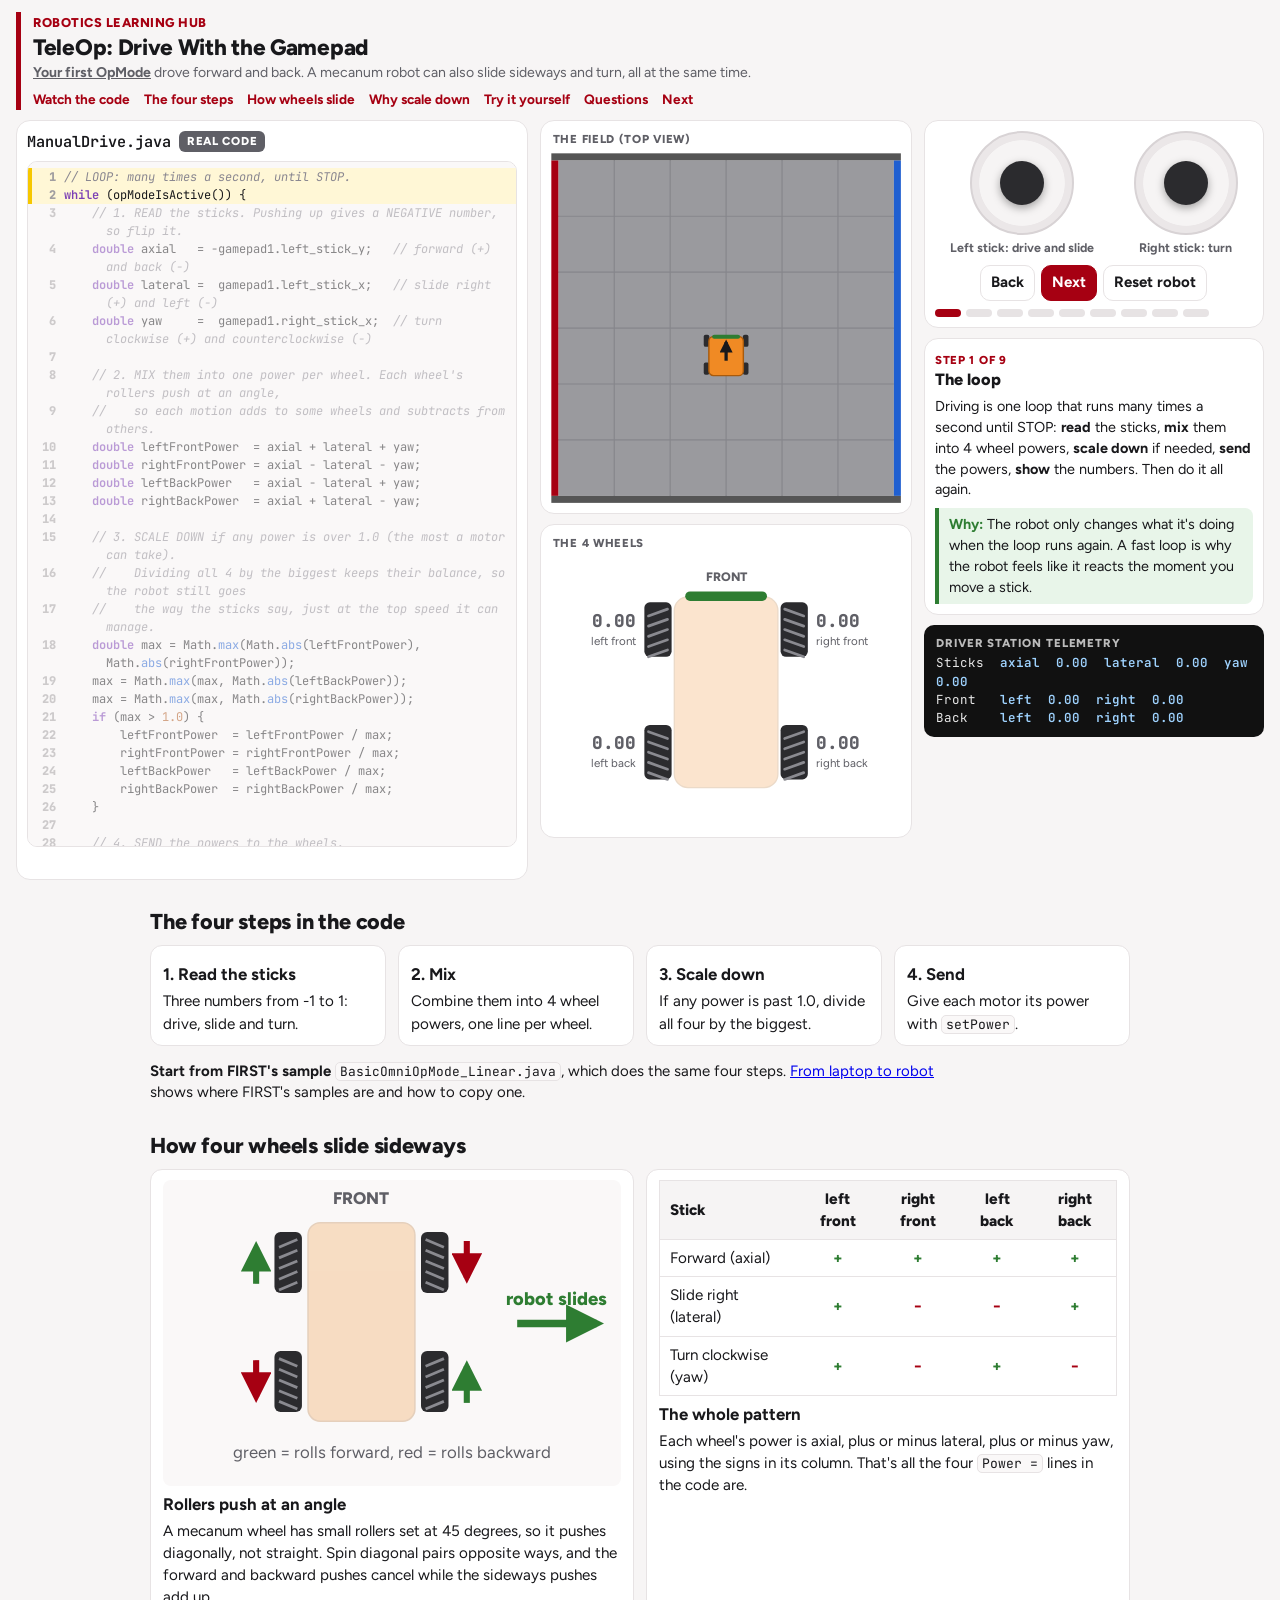
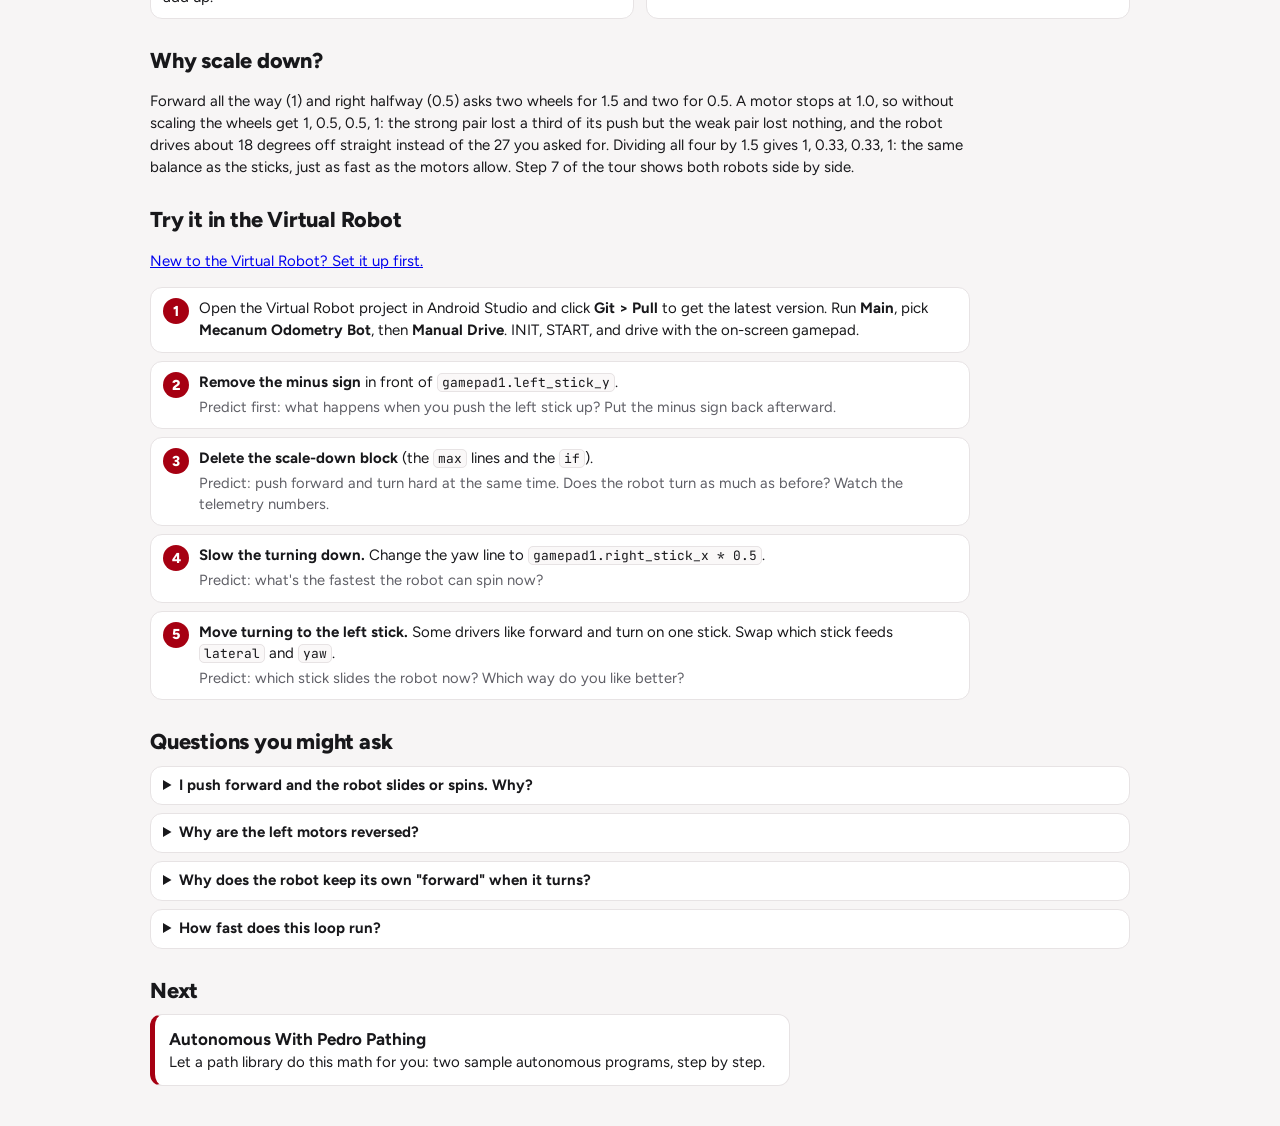
<file: coding/drive-explainer.html>
<!doctype html>
<html lang="en">
<head>
<meta charset="utf-8">
<meta name="viewport" content="width=device-width, initial-scale=1, viewport-fit=cover">
<title>TeleOp: Drive With the Gamepad · Robotics Learning Hub</title>
<link rel="preconnect" href="https://fonts.googleapis.com">
<link rel="preconnect" href="https://fonts.gstatic.com" crossorigin>
<link rel="stylesheet" href="https://fonts.googleapis.com/css2?family=Figtree:wght@400;500;600;700;800&family=JetBrains+Mono:wght@400;600&display=swap">
<style>
/* Manual mecanum driving: the real TeleOp loop on one side, a robot you drive with on-screen sticks on the other.
   Built by site/drive-explainer/build.py from template.html. Edit the template, not the output. */
:root{
  --red:#A60012; --ink:#18181b; --grey:#5f5f66; --line:#e7e3e4; --paper:#fff; --side:#f7f5f5; --code:#faf8f8;
  --yellow:#f6c700; --yellow-tint:#fff7d6; --blue:#1f5fd1; --blue-tint:#e9f0fc; --green:#2e7d32; --green-tint:#e8f5e9;
}
*{box-sizing:border-box}
html{-webkit-text-size-adjust:100%}
body{margin:0;background:var(--side);color:var(--ink);font-family:"Figtree",system-ui,sans-serif;font-size:15px;line-height:1.45;
  padding:12px max(16px, env(safe-area-inset-left,0px)) 40px max(16px, env(safe-area-inset-right,0px))}
button{font:inherit;color:inherit}
button:focus-visible,[tabindex]:focus-visible{outline:3px solid var(--yellow);outline-offset:2px}
code{font-variant-ligatures:none;font-family:"JetBrains Mono",monospace;font-size:.86em;background:var(--code);border:1px solid var(--line);border-radius:5px;padding:0 4px}
.bar{margin-bottom:10px}
.brand{border-left:5px solid var(--red);padding-left:12px}
.back{font-size:.8rem;font-weight:800;color:var(--red);text-decoration:none;letter-spacing:.04em;text-transform:uppercase}
.back:hover{text-decoration:underline}
h1{margin:2px 0 0;font-size:1.4rem;font-weight:800;letter-spacing:-.3px;line-height:1.1}
.sub{margin:3px 0 0;color:var(--grey);font-size:.88rem;max-width:900px}

.player{display:grid;grid-template-columns:minmax(0,1fr) minmax(0,1.05fr);gap:12px;align-items:start}
.card{background:var(--paper);border:1px solid var(--line);border-radius:14px;padding:12px}
.codecard{min-width:0}
.chead{display:flex;align-items:center;gap:8px;flex-wrap:wrap;margin-bottom:8px}
.fname{font-family:"JetBrains Mono",monospace;font-weight:600;font-size:.95rem}
.ctag{font-size:.72rem;font-weight:800;letter-spacing:.06em;text-transform:uppercase;color:#fff;background:var(--grey);border-radius:6px;padding:2px 8px}
.code{position:relative;overflow:auto;max-height:calc(var(--ph,700px) - 80px);background:var(--code);border:1px solid var(--line);border-radius:10px;font-family:"JetBrains Mono",monospace;
  font-size:12px;line-height:1.5;padding:6px 0;font-variant-ligatures:none}
.ln{display:grid;grid-template-columns:32px minmax(0,1fr);white-space:pre-wrap;transition:background .25s,opacity .25s;opacity:.5;border-left:4px solid transparent}
.ln .n{color:#a19ea0;text-align:right;padding-right:8px;user-select:none}
.ln .t{padding-right:8px;overflow-wrap:anywhere}  /* a long line wraps; drawCode() lines the second half up under its own indent */
.ln.hi{opacity:1;background:var(--yellow-tint);border-left-color:var(--yellow)}
.ln.skip{opacity:.8;background:#f1eff0;border-left-color:#c9c3c5}
.k{color:#7b3fb5;font-weight:600}.s{color:#2e7d32}.c{color:#8a8790;font-style:italic}.num{color:#b0561a}.m{color:#1f5fd1}
.skipnote{font-size:.85rem;color:var(--grey);margin:6px 2px 0;min-height:1.2em}

.right,.infoside{display:flex;flex-direction:column;gap:10px;min-width:0}
.views{display:grid;grid-template-columns:minmax(0,1.15fr) minmax(0,1fr);gap:10px}
.views .card{padding:8px}
.vt{font-size:.72rem;font-weight:800;letter-spacing:.06em;text-transform:uppercase;color:var(--grey);margin:2px 4px 4px}
svg{display:block;width:100%;height:auto;font-family:"Figtree",system-ui,sans-serif}

.sticks{display:flex;justify-content:space-around;align-items:center;gap:10px;flex-wrap:wrap}
.stick{display:flex;flex-direction:column;align-items:center;gap:4px}
.pad{width:128px;height:128px;border-radius:50%;background:radial-gradient(circle at 50% 50%,#f6f4f4 0 60%,#ebe7e8 61%);border:2px solid #d8d3d5;position:relative;touch-action:none;cursor:grab}
.pad .knob{position:absolute;width:52px;height:52px;border-radius:50%;background:#2b2b2e;left:38px;top:38px;box-shadow:0 3px 8px rgba(0,0,0,.35);transition:transform .05s}
.pad.drag{cursor:grabbing}
.stick .lbl{font-size:.82rem;font-weight:700;color:var(--grey);text-align:center}
.mid{display:flex;flex-direction:column;gap:6px;align-items:center}
.btn{display:inline-flex;align-items:center;justify-content:center;gap:5px;min-height:36px;border:1px solid var(--line);background:#fff;border-radius:10px;padding:5px 10px;cursor:pointer;font-weight:700}
.btn.main{background:var(--red);border-color:var(--red);color:#fff}
.controls{display:flex;flex-wrap:wrap;gap:8px;align-items:center}
.dots{display:flex;gap:5px;flex-wrap:wrap;margin-top:8px}
.dot{width:26px;height:8px;border-radius:4px;background:var(--line);border:0;cursor:pointer;padding:0}
.dot.done{background:#d9a3aa}.dot.on{background:var(--red)}

.caption h2{margin:0 0 6px;font-size:1.12rem;font-weight:800;line-height:1.2}
.caption .stepno{display:inline-block;font-size:.72rem;font-weight:800;letter-spacing:.06em;text-transform:uppercase;color:var(--red);margin-bottom:2px}
.caption p{margin:0 0 8px}
.why{border-left:4px solid var(--green);background:var(--green-tint);border-radius:0 8px 8px 0;padding:6px 10px;font-size:.95rem}
.why b{color:var(--green)}
.tele{font-family:"JetBrains Mono",monospace;font-size:12.5px;background:#111;color:#e8e8e8;border-radius:10px;padding:10px 12px;white-space:pre-wrap;overflow-wrap:anywhere}
.tele .ttl{display:block;color:#bbb;font-family:"Figtree",sans-serif;font-size:.72rem;font-weight:800;letter-spacing:.08em;text-transform:uppercase;margin-bottom:3px}
.tele b{color:#9fd3ff;font-weight:600}

.toc{display:flex;flex-wrap:wrap;gap:3px 14px;margin:6px 0 0;font-size:.85rem}
.toc a{color:var(--red);font-weight:700;text-decoration:none;white-space:nowrap}
.toc a:hover{text-decoration:underline}
.teach h2,.player,.tabs{scroll-margin-top:12px}
.sub a{color:inherit;font-weight:700}
.grid4{display:grid;grid-template-columns:repeat(auto-fit,minmax(200px,1fr));gap:12px}
.teach{max-width:980px;margin:22px auto 0}
.teach h2{font-size:1.35rem;font-weight:800;margin:26px 0 8px;letter-spacing:-.2px}
.teach p,.teach li{max-width:820px}
.grid2{display:grid;grid-template-columns:repeat(auto-fit,minmax(min(100%,380px),1fr));gap:12px}
.mini{background:#fff;border:1px solid var(--line);border-radius:12px;padding:10px 12px}
.mini h3{margin:6px 0 4px;font-size:1.05rem}
.mini p{margin:0;font-size:.95rem}
.mini svg{background:var(--code);border-radius:8px}
table{border-collapse:collapse;width:100%;background:#fff;border:1px solid var(--line);font-size:.95rem}
th,td{text-align:center;padding:7px 10px;border-bottom:1px solid var(--line)}
th{background:#f6f4f4;font-weight:800}
td:first-child,th:first-child{text-align:left}
.p{color:var(--green);font-weight:800}.n{color:var(--red);font-weight:800}
.wrapt{overflow-x:auto}
.try{counter-reset:t;list-style:none;padding:0}
.try li{counter-increment:t;background:#fff;border:1px solid var(--line);border-radius:12px;padding:10px 12px 10px 48px;margin-bottom:8px;position:relative}
.try li::before{content:counter(t);position:absolute;left:12px;top:10px;width:26px;height:26px;border-radius:50%;background:var(--red);color:#fff;font-weight:800;display:flex;align-items:center;justify-content:center;font-size:.9rem}
.try .pc{display:block;font-size:.92rem;color:var(--grey);margin-top:3px}
details{background:#fff;border:1px solid var(--line);border-radius:12px;padding:8px 12px;margin-bottom:8px}
summary{cursor:pointer;font-weight:700}
details p{margin:8px 0 2px}
.next{display:flex;gap:14px;align-items:center;background:#fff;border:1px solid var(--line);border-left:5px solid var(--red);border-radius:12px;padding:12px 14px;text-decoration:none;color:inherit;max-width:640px}
.next b{display:block;font-size:17px}

/* Laptop and wider: three columns (code | field and wheels | sticks and step notes) so everything fits on one screen */
@media (min-width:1100px){
  .player{grid-template-columns:minmax(0,1.1fr) minmax(0,.8fr) minmax(290px,340px)}
  .right{display:contents}
  .views{grid-template-columns:minmax(0,1fr)}
  #field{max-height:calc(var(--ph,700px) * .55 - 48px)}
  #wheels{max-height:calc(var(--ph,700px) * .45 - 52px)}
  .infoside{max-height:var(--ph,700px);overflow:auto}
  .sticks{gap:8px 10px}
  .pad{width:104px;height:104px}
  .pad .knob{width:44px;height:44px;left:28px;top:28px}
  .mid{order:3;flex-basis:100%;flex-direction:row;justify-content:center}
  .stick .lbl br{display:none}
  .stick .lbl{font-size:.78rem}
  .caption h2{font-size:1.02rem}
  .caption p,.why{font-size:.9rem}
  .card{padding:10px}
}
@media (max-width:980px){ .player{grid-template-columns:minmax(0,1fr)} .right{order:-1} .code{max-height:360px} }
@media (max-width:520px){ .views{grid-template-columns:minmax(0,1fr)} .pad{width:112px;height:112px} .pad .knob{left:30px;top:30px} }
</style>
</head>
<body>

<div class="bar"><div class="brand">
  <a class="back" href="../">Robotics Learning Hub</a>
  <h1>TeleOp: Drive With the Gamepad</h1>
  <p class="sub"><a href="../#/coding/first-opmode">Your first OpMode</a> drove forward and back. A mecanum robot can also slide sideways and turn, all at the same time.</p>
  <nav class="toc" aria-label="On this page"><a href="#watch">Watch the code</a><a href="#steps">The four steps</a><a href="#slide">How wheels slide</a><a href="#scale">Why scale down</a><a href="#try">Try it yourself</a><a href="#questions">Questions</a><a href="#next">Next</a></nav>
</div></div>

<div class="player" id="watch">
  <div class="card codecard">
    <div class="chead"><span class="fname" id="fname"></span><span class="ctag">real code</span></div>
    <div class="code" id="code" tabindex="0" aria-label="TeleOp code"></div>
    <p class="skipnote" id="skipnote"></p>
  </div>

  <div class="right">
    <div class="views">
      <div class="card"><div class="vt">The field (top view)</div><svg id="field" viewBox="-4 -4 152 152" role="img" aria-label="Top view of the field with the robot"></svg></div>
      <div class="card"><div class="vt">The 4 wheels</div><svg id="wheels" viewBox="0 0 260 200" role="img" aria-label="Robot from above with each wheel's power"></svg></div>
    </div>

    <div class="infoside">
    <div class="card">
      <div class="sticks">
        <div class="stick"><div class="pad" id="padL" aria-label="Left stick: forward, back and slide"><div class="knob"></div></div><span class="lbl">Left stick:<br> drive and slide</span></div>
        <div class="mid">
          <button class="btn" id="prev">Back</button>
          <button class="btn main" id="next">Next</button>
          <button class="btn" id="reset">Reset robot</button>
        </div>
        <div class="stick"><div class="pad" id="padR" aria-label="Right stick: turn"><div class="knob"></div></div><span class="lbl">Right stick:<br> turn</span></div>
      </div>
      <div class="dots" id="dots" role="group" aria-label="Tour steps"></div>
    </div>

    <div class="card caption" id="caption" aria-live="polite"></div>
    <div class="tele" id="tele" aria-label="Driver Station telemetry"></div>
    </div>
  </div>
</div>

<div class="teach">
  <h2 id="steps">The four steps in the code</h2>
  <div class="grid4">
    <div class="mini"><h3>1. Read the sticks</h3><p>Three numbers from -1 to 1: drive, slide and turn.</p></div>
    <div class="mini"><h3>2. Mix</h3><p>Combine them into 4 wheel powers, one line per wheel.</p></div>
    <div class="mini"><h3>3. Scale down</h3><p>If any power is past 1.0, divide all four by the biggest.</p></div>
    <div class="mini"><h3>4. Send</h3><p>Give each motor its power with <code>setPower</code>.</p></div>
  </div>
  <p><b>Start from FIRST's sample</b> <code>BasicOmniOpMode_Linear.java</code>, which does the same four steps. <a href="../#/coding/laptop-to-robot">From laptop to robot</a> shows where FIRST's samples are and how to copy one.</p>

  <h2 id="slide">How four wheels slide sideways</h2>
  <div class="grid2">
    <div class="mini">
      <svg viewBox="0 0 300 200" aria-hidden="true">
        <defs><marker id="ah" viewBox="0 0 10 10" refX="8" refY="5" markerWidth="5" markerHeight="5" orient="auto"><path d="M0 0 10 5 0 10z" fill="context-stroke"/></marker>
        <marker id="ag" viewBox="0 0 10 10" refX="8" refY="5" markerWidth="5" markerHeight="5" orient="auto"><path d="M0 0 10 5 0 10z" fill="#2e7d32"/></marker></defs>
        <text x="130" y="16" font-size="11" text-anchor="middle" font-weight="800" fill="#5f5f66">FRONT</text>
        <rect x="95" y="28" width="70" height="130" rx="8" fill="#f08a24" opacity=".25" stroke="#a85a0c"/>
        <g id="mwheels"></g>
        <path d="M232 94h52" stroke="#2e7d32" stroke-width="5" marker-end="url(#ag)"/>
        <text x="258" y="82" font-size="12" font-weight="800" fill="#2e7d32" text-anchor="middle">robot slides</text>
        <text x="150" y="182" font-size="11" text-anchor="middle" fill="#5f5f66">green = rolls forward, red = rolls backward</text>
      </svg>
      <h3>Rollers push at an angle</h3>
      <p>A mecanum wheel has small rollers set at 45 degrees, so it pushes diagonally, not straight. Spin diagonal pairs opposite ways, and the forward and backward pushes cancel while the sideways pushes add up.</p>
    </div>
    <div class="mini">
      <div class="wrapt"><table>
        <tr><th>Stick</th><th>left front</th><th>right front</th><th>left back</th><th>right back</th></tr>
        <tr><td>Forward (axial)</td><td class="p">+</td><td class="p">+</td><td class="p">+</td><td class="p">+</td></tr>
        <tr><td>Slide right (lateral)</td><td class="p">+</td><td class="n">−</td><td class="n">−</td><td class="p">+</td></tr>
        <tr><td>Turn clockwise (yaw)</td><td class="p">+</td><td class="n">−</td><td class="p">+</td><td class="n">−</td></tr>
      </table></div>
      <h3>The whole pattern</h3>
      <p>Each wheel's power is axial, plus or minus lateral, plus or minus yaw, using the signs in its column. That's all the four <code>Power =</code> lines in the code are.</p>
    </div>
  </div>

  <h2 id="scale">Why scale down?</h2>
  <p>Forward all the way (1) and right halfway (0.5) asks two wheels for 1.5 and two for 0.5. A motor stops at 1.0, so without scaling the wheels get 1, 0.5, 0.5, 1: the strong pair lost a third of its push but the weak pair lost nothing, and the robot drives about 18 degrees off straight instead of the 27 you asked for. Dividing all four by 1.5 gives 1, 0.33, 0.33, 1: the same balance as the sticks, just as fast as the motors allow. Step 7 of the tour shows both robots side by side.</p>

  <h2 id="try">Try it in the Virtual Robot</h2>
  <p><a href="../#/coding/simulator?id=try-the-mecanum-odometry-bot">New to the Virtual Robot? Set it up first.</a></p>
  <ol class="try">
    <li>Open the Virtual Robot project in Android Studio and click <b>Git &gt; Pull</b> to get the latest version. Run <b>Main</b>, pick <b>Mecanum Odometry Bot</b>, then <b>Manual Drive</b>. INIT, START, and drive with the on-screen gamepad.</li>
    <li><b>Remove the minus sign</b> in front of <code>gamepad1.left_stick_y</code>.<span class="pc">Predict first: what happens when you push the left stick up? Put the minus sign back afterward.</span></li>
    <li><b>Delete the scale-down block</b> (the <code>max</code> lines and the <code>if</code>).<span class="pc">Predict: push forward and turn hard at the same time. Does the robot turn as much as before? Watch the telemetry numbers.</span></li>
    <li><b>Slow the turning down.</b> Change the yaw line to <code>gamepad1.right_stick_x * 0.5</code>.<span class="pc">Predict: what's the fastest the robot can spin now?</span></li>
    <li><b>Move turning to the left stick.</b> Some drivers like forward and turn on one stick. Swap which stick feeds <code>lateral</code> and <code>yaw</code>.<span class="pc">Predict: which stick slides the robot now? Which way do you like better?</span></li>
  </ol>

  <h2 id="questions">Questions you might ask</h2>
  <details><summary>I push forward and the robot slides or spins. Why?</summary>
    <p>A motor is reversed the wrong way or plugged into the wrong port. FIRST's sample says to test one wheel at a time: get each motor on the right port first, then fix the <code>setDirection</code> lines until every wheel rolls forward when you push the left stick forward.</p></details>
  <details><summary>Why are the left motors reversed?</summary>
    <p>The motors on the left face the opposite way to the ones on the right. Reversing them means "positive power" rolls every wheel forward, so the mixing lines stay simple.</p></details>
  <details><summary>Why does the robot keep its own "forward" when it turns?</summary>
    <p>This code is robot-centric: forward means the way the robot faces. Field-centric driving uses the gyro so "up the stick" always means "away from the driver", whichever way the robot faces. That needs one more step of math, and Pedro Pathing has it built in.</p></details>
  <details><summary>How fast does this loop run?</summary>
    <p>Many times a second, as fast as the Control Hub gets through it. That's why nothing in a TeleOp loop should wait or <code>sleep()</code>: while it waits, the sticks aren't being read.</p></details>

  
  <h2 id="next">Next</h2>
  <a class="next" href="pedro-explainer.html"><span><b>Autonomous With Pedro Pathing</b>Let a path library do this math for you: two sample autonomous programs, step by step.</span></a>
  
</div>

<script>
const DATA = {"code":["// LOOP: many times a second, until STOP.","while (opModeIsActive()) {","    // 1. READ the sticks. Pushing up gives a NEGATIVE number, so flip it.","    double axial   = -gamepad1.left_stick_y;   // forward (+) and back (-)","    double lateral =  gamepad1.left_stick_x;   // slide right (+) and left (-)","    double yaw     =  gamepad1.right_stick_x;  // turn clockwise (+) and counterclockwise (-)","","    // 2. MIX them into one power per wheel. Each wheel's rollers push at an angle,","    //    so each motion adds to some wheels and subtracts from others.","    double leftFrontPower  = axial + lateral + yaw;","    double rightFrontPower = axial - lateral - yaw;","    double leftBackPower   = axial - lateral + yaw;","    double rightBackPower  = axial + lateral - yaw;","","    // 3. SCALE DOWN if any power is over 1.0 (the most a motor can take).","    //    Dividing all 4 by the biggest keeps their balance, so the robot still goes","    //    the way the sticks say, just at the top speed it can manage.","    double max = Math.max(Math.abs(leftFrontPower), Math.abs(rightFrontPower));","    max = Math.max(max, Math.abs(leftBackPower));","    max = Math.max(max, Math.abs(rightBackPower));","    if (max > 1.0) {","        leftFrontPower  = leftFrontPower / max;","        rightFrontPower = rightFrontPower / max;","        leftBackPower   = leftBackPower / max;","        rightBackPower  = rightBackPower / max;","    }","","    // 4. SEND the powers to the wheels.","    leftFront.setPower(leftFrontPower);","    rightFront.setPower(rightFrontPower);","    leftBack.setPower(leftBackPower);","    rightBack.setPower(rightBackPower);","","    // 5. SHOW what the code is doing on the Driver Station.","    //    \"%.2f\" means: show this number with 2 digits after the decimal point.","    telemetry.addData(\"Sticks\", \"axial %.2f  lateral %.2f  yaw %.2f\", axial, lateral, yaw);","    telemetry.addData(\"Front\", \"left %.2f  right %.2f\", leftFrontPower, rightFrontPower);","    telemetry.addData(\"Back\", \"left %.2f  right %.2f\", leftBackPower, rightBackPower);","    telemetry.update();","}","","// After STOP: make sure nothing keeps moving (rule G404).","leftFront.setPower(0);","rightFront.setPower(0);","leftBack.setPower(0);","rightBack.setPower(0);"],"steps":[{"title":"The loop","sticks":[0,0,0],"run":false,"code":[[1,2]],"say":"Driving is one loop that runs many times a second until STOP: <b>read</b> the sticks, <b>mix</b> them into 4 wheel powers, <b>scale down</b> if needed, <b>send</b> the powers, <b>show</b> the numbers. Then do it all again.","why":"The robot only changes what it's doing when the loop runs again. A fast loop is why the robot feels like it reacts the moment you move a stick."},{"title":"1. Read the sticks","sticks":[-1,0,0],"run":false,"code":[[3,6]],"say":"Three numbers, each from -1 to 1: <b>axial</b> (left stick up and down), <b>lateral</b> (left stick sideways) and <b>yaw</b> (right stick sideways). Here the left stick is pushed all the way up.","why":"Pushing a stick UP gives a NEGATIVE number (the gamepad counts down the screen, like a computer screen does). The minus sign flips it, so up means forward."},{"title":"2. Mix: forward","sticks":[-1,0,0],"run":true,"code":[[8,13]],"say":"Only axial is 1, so every wheel gets +1 and the robot drives straight forward.","why":"Each line is axial, plus or minus lateral, plus or minus yaw. With lateral and yaw at 0, only axial counts."},{"title":"2. Mix: slide right","sticks":[0,1,0],"run":true,"code":[[8,13]],"say":"Only lateral is 1. The front-left and back-right wheels roll forward and the other two roll backward, and the robot slides right without turning.","why":"A mecanum wheel's rollers push at an angle. When diagonal pairs spin opposite ways, the forward and backward pushes cancel and the sideways pushes add up."},{"title":"2. Mix: turn","sticks":[0,0,1],"run":true,"code":[[8,13]],"say":"Only yaw is 1. Left wheels roll forward and right wheels roll backward, so the robot spins clockwise on the spot, like a tank.","why":"This is the same as tank driving: one side forward, the other side back."},{"title":"2. Mix: two at once","sticks":[-1,0.5,0],"run":true,"code":[[8,13]],"say":"Forward all the way and right halfway. Two wheels now ask for 1.5, which is more than a motor can take.","why":"Adding the motions together is what lets a mecanum robot drive diagonally, or drive and turn at the same time."},{"title":"3. Scale down","sticks":[-1,0.5,0],"run":true,"ghost":true,"code":[[15,26]],"say":"The biggest power is 1.5, so all four are divided by 1.5. The robot drives at the angle the sticks asked for. The faded robot shows what happens <b>without</b> this step.","why":"A motor can't go past 1.0, so without scaling it just cuts 1.5 down to 1.0 and leaves the other wheels alone. The balance between the wheels changes and the robot drives too straight: here about 18 degrees off straight instead of 27."},{"title":"4. Send, 5. Show","sticks":[-1,0.5,0],"run":true,"code":[[28,32],[34,38]],"say":"<code>setPower</code> sends each wheel its number. The telemetry lines put the same numbers on the Driver Station screen (the black box on this page).","why":"Telemetry is how you see what the code is thinking. If the robot does something odd, the numbers usually show why."},{"title":"Your turn: drive it","sticks":[0,0,0],"run":true,"free":true,"code":[[3,6],[8,13],[28,32]],"say":"Drag the two sticks below (or use the keyboard: <b>W S</b> forward and back, <b>A D</b> slide, <b>arrow keys</b> turn). Watch the wheel numbers change as you drive.","why":"Try to drive a square without turning the robot, then drive in a circle while always facing the middle. Both are things a mecanum robot can do and a normal robot can't."}],"file":"ManualDrive.java","checked":"2026-11-08","speed":{"inPerSec":40,"degPerSec":210}};
const $ = id => document.getElementById(id);
const NS = "http://www.w3.org/2000/svg";
function el(tag, attrs, parent, text) {
  const e = document.createElementNS(NS, tag);
  for (const k in attrs) e.setAttribute(k, attrs[k]);
  if (text != null) e.textContent = text;
  if (parent) parent.appendChild(e);
  return e;
}
const clamp = (v, a, b) => Math.max(a, Math.min(b, v));
const f2 = v => (v >= 0 ? " " : "") + v.toFixed(2);

/* ---------- the same math as the Java code ---------- */
function mix(ly, lx, rx, scale) {
  const axial = -ly, lateral = lx, yaw = rx;
  const raw = [axial + lateral + yaw, axial - lateral - yaw, axial - lateral + yaw, axial + lateral - yaw]; // LF RF LB RB
  const max = Math.max(...raw.map(Math.abs));
  let out;
  if (scale) out = max > 1 ? raw.map(p => p / max) : raw.slice();
  else out = raw.map(p => clamp(p, -1, 1));            // what a motor does with a number past 1.0
  return { axial, lateral, yaw, raw, out, max };
}

/* ---------- robot motion (speeds measured in the simulator) ---------- */
const V = DATA.speed.inPerSec, W = DATA.speed.degPerSec;
function newBot() { return { x: 72, y: 60, h: 90, vf: 0, vr: 0, vw: 0, trail: [] }; }
let bot = newBot(), ghost = newBot();
function step(b, p, dt) {
  const [lf, rf, lb, rb] = p;
  const tf = V * (lf + rf + lb + rb) / 4, tr = V * (lf - rf - lb + rb) / 4, tw = W * (lf - rf + lb - rb) / 4;
  const k = Math.min(1, dt / 0.12);                   // the robot takes a moment to speed up
  b.vf += (tf - b.vf) * k; b.vr += (tr - b.vr) * k; b.vw += (tw - b.vw) * k;
  const h = b.h * Math.PI / 180;
  b.x += (b.vf * Math.cos(h) + b.vr * Math.sin(h)) * dt;
  b.y += (b.vf * Math.sin(h) - b.vr * Math.cos(h)) * dt;
  b.h -= b.vw * dt;                                   // positive yaw turns clockwise
  b.x = clamp(b.x, 9, 135); b.y = clamp(b.y, 9, 135);
  const last = b.trail[b.trail.length - 1];
  if (!last || Math.hypot(last[0] - b.x, last[1] - b.y) > 0.8) { b.trail.push([b.x, b.y]); if (b.trail.length > 400) b.trail.shift(); }
}

/* ---------- code panel ---------- */
const KW = /\b(double|while|if|else|new|return|boolean|String|void|static|final|int|true|false)\b/g;
function hl(line) {
  let esc = line.replace(/&/g, "&amp;").replace(/</g, "&lt;").replace(/>/g, "&gt;"), comment = "";
  const ci = esc.indexOf("//");
  if (ci >= 0) { comment = '<span class="c">' + esc.slice(ci) + "</span>"; esc = esc.slice(0, ci); }
  esc = esc.split(/("[^"]*")/).map((p, i) => i % 2 ? '<span class="s">' + p + "</span>" :
    p.replace(KW, '<span class="k">$1</span>').replace(/\b(\d+(\.\d+)?)\b/g, '<span class="num">$1</span>')
     .replace(/\.([a-zA-Z_]\w*)(?=\()/g, '.<span class="m">$1</span>')).join("");
  return esc + comment;
}
const scaleRange = (() => { const i = DATA.code.findIndex(l => l.includes("// 3. SCALE")); return [i + 1, i + 12]; })();
function drawCode() {
  $("fname").textContent = DATA.file;
  DATA.code.forEach((line, i) => {
    const d = document.createElement("div"); d.className = "ln"; d.dataset.n = i + 1;
    const ind = line.match(/^ */)[0].length + 2;   // wrapped part of a long line starts 2 spaces past the line's own indent
    d.innerHTML = '<span class="n">' + (i + 1) + '</span><span class="t" style="padding-left:' + ind + 'ch;text-indent:-' + ind + 'ch">' + (hl(line) || " ") + "</span>";
    $("code").appendChild(d);
  });
}
let lastMarked = "";
function markCode(ranges, scaleUsed) {
  const key = JSON.stringify(ranges) + scaleUsed;
  if (key === lastMarked) return; lastMarked = key;
  const on = new Set(); ranges.forEach(([a, b]) => { for (let n = a; n <= b; n++) on.add(n); });
  let first = null;
  $("code").querySelectorAll(".ln").forEach(d => {
    const n = +d.dataset.n, inScale = n >= scaleRange[0] && n <= scaleRange[1];
    const h = on.has(n) && !(inScale && !scaleUsed && !S.step.ghost);
    d.classList.toggle("hi", h);
    d.classList.toggle("skip", on.has(n) && inScale && !h);
    if (on.has(n) && first === null) first = d;
  });
  if (first) $("code").scrollTo({ top: Math.max(0, first.offsetTop - 40), behavior: "smooth" });
}

/* ---------- field drawing ---------- */
const X = x => x, Y = y => 144 - y;
const G = {};
function robotShape(g, opacity) {
  // front = +x in its own frame; 18 x 18 in
  const b = el("g", { opacity }, g);
  [[-8, -9.6], [4, -9.6], [-8, 7.2], [4, 7.2]].forEach(([x, y]) => el("rect", { x, y, width: 5.2, height: 2.4, rx: .8, fill: "#2b2b2e" }, b));
  el("rect", { x: -8.4, y: -7.4, width: 16.8, height: 14.8, rx: 2, fill: "#f08a24", stroke: "#a85a0c", "stroke-width": .6 }, b);
  el("rect", { x: 7.4, y: -6, width: 1.8, height: 12, rx: .9, fill: "#2e7d32" }, b);
  el("path", { d: "M-2 0h8", stroke: "#18181b", "stroke-width": 1.4, "marker-end": "url(#arr)" }, b);
  return b;
}
function drawField() {
  const svg = $("field");
  const defs = el("defs", {}, svg);
  const mk = el("marker", { id: "arr", viewBox: "0 0 10 10", refX: 8, refY: 5, markerWidth: 4, markerHeight: 4, orient: "auto" }, defs);
  el("path", { d: "M0 0 10 5 0 10z", fill: "#18181b" }, mk);
  el("rect", { x: 0, y: 0, width: 144, height: 144, fill: "#9a9a9e" }, svg);
  for (let i = 1; i < 6; i++) {
    el("line", { x1: i * 24, y1: 0, x2: i * 24, y2: 144, stroke: "#86868b", "stroke-width": .5 }, svg);
    el("line", { x1: 0, y1: i * 24, x2: 144, y2: i * 24, stroke: "#86868b", "stroke-width": .5 }, svg);
  }
  el("rect", { x: -3, y: 0, width: 3, height: 144, fill: "#A60012" }, svg);
  el("rect", { x: 144, y: 0, width: 3, height: 144, fill: "#1f5fd1" }, svg);
  el("rect", { x: -3, y: -3, width: 150, height: 3, fill: "#555" }, svg);
  el("rect", { x: -3, y: 144, width: 150, height: 3, fill: "#555" }, svg);
  G.gtrail = el("polyline", { fill: "none", stroke: "#fff", "stroke-width": 1, "stroke-dasharray": "2 1.5", opacity: .8 }, svg);
  G.trail = el("polyline", { fill: "none", stroke: "#2fd16b", "stroke-width": 1.2, "stroke-linejoin": "round" }, svg);
  G.ghost = el("g", {}, svg); robotShape(G.ghost, .38);
  G.glabel = el("text", { "font-size": 4.2, "font-weight": 800, fill: "#fff", "text-anchor": "middle", "paint-order": "stroke", stroke: "#6b6b70", "stroke-width": 1.2 }, svg, "without scaling");
  G.bot = el("g", {}, svg); robotShape(G.bot, 1);
}
function place(g, b) { g.setAttribute("transform", `translate(${X(b.x)} ${Y(b.y)}) rotate(${-b.h})`); }
const pts = t => t.map(([x, y]) => `${X(x).toFixed(1)},${Y(y).toFixed(1)}`).join(" ");

/* ---------- wheel view ---------- */
const WH = [  // LF RF LB RB, drawn with the robot facing up
  { n: "left front", x: 70, y: 34, d: 1 }, { n: "right front", x: 170, y: 34, d: -1 },
  { n: "left back", x: 70, y: 124, d: -1 }, { n: "right back", x: 170, y: 124, d: 1 }];
function drawWheels() {
  const svg = $("wheels");
  const defs = el("defs", {}, svg);
  ["g", "r"].forEach(c => { const m = el("marker", { id: "w" + c, viewBox: "0 0 10 10", refX: 8, refY: 5, markerWidth: 3.2, markerHeight: 3.2, orient: "auto" }, defs);
    el("path", { d: "M0 0 10 5 0 10z", fill: c === "g" ? "#2e7d32" : "#A60012" }, m); });
  el("rect", { x: 92, y: 30, width: 76, height: 140, rx: 10, fill: "#f08a24", opacity: .22, stroke: "#a85a0c" }, svg);
  el("rect", { x: 100, y: 26, width: 60, height: 7, rx: 3.5, fill: "#2e7d32" }, svg);
  el("text", { x: 130, y: 18, "font-size": 9, "text-anchor": "middle", "font-weight": 800, fill: "#5f5f66" }, svg, "FRONT");
  G.wheel = WH.map(w => {
    const g = el("g", {}, svg);
    el("rect", { x: w.x, y: w.y, width: 20, height: 40, rx: 4, fill: "#2b2b2e" }, g);
    for (let i = 0; i < 5; i++) {     // rollers at 45 degrees, mirrored like a real mecanum set
      const yy = w.y + 5 + i * 7.5;
      el("line", { x1: w.x + 3, y1: yy + (w.d > 0 ? 5 : 0), x2: w.x + 17, y2: yy + (w.d > 0 ? 0 : 5), stroke: "#8a8a90", "stroke-width": 2, "stroke-linecap": "round" }, g);
    }
    const arrow = el("line", { x1: w.x + 10, y1: w.y + 20, x2: w.x + 10, y2: w.y + 20, "stroke-width": 5, "stroke-linecap": "round" }, svg);
    const tx = w.x < 130 ? w.x - 6 : w.x + 26, anchor = w.x < 130 ? "end" : "start";
    const val = el("text", { x: tx, y: w.y + 18, "font-size": 13, "font-weight": 800, "text-anchor": anchor, "font-family": "JetBrains Mono, monospace" }, svg, "0.00");
    const sub = el("text", { x: tx, y: w.y + 31, "font-size": 8.5, "text-anchor": anchor, fill: "#5f5f66" }, svg, w.n);
    const raw = el("text", { x: tx, y: w.y + 41, "font-size": 8.5, "text-anchor": anchor, fill: "#A60012", "font-weight": 700 }, svg, "");
    return { arrow, val, raw, w };
  });
}
function showWheels(m) {
  G.wheel.forEach((o, i) => {
    const p = m.out[i], w = o.w, len = p * 26;
    o.arrow.setAttribute("x2", w.x + 10); o.arrow.setAttribute("y2", w.y + 20 - len);
    o.arrow.setAttribute("stroke", p >= 0 ? "#2e7d32" : "#A60012");
    o.arrow.setAttribute("marker-end", Math.abs(p) > .04 ? (p >= 0 ? "url(#wg)" : "url(#wr)") : "");
    o.arrow.setAttribute("opacity", Math.abs(p) > .04 ? 1 : 0);
    o.val.textContent = p.toFixed(2); o.val.setAttribute("fill", Math.abs(p) < .005 ? "#5f5f66" : p > 0 ? "#2e7d32" : "#A60012");
    o.raw.textContent = Math.abs(m.raw[i]) > 1.0001 ? `asked ${m.raw[i].toFixed(2)}` : "";
  });
}

/* ---------- sticks ---------- */
const stick = { ly: 0, lx: 0, rx: 0 }, target = { ly: 0, lx: 0, rx: 0 };
let userDriving = false;
const keys = new Set();
function setupPad(id, side) {
  const pad = $(id), knob = pad.querySelector(".knob");
  let active = null;
  const move = e => {
    const r = pad.getBoundingClientRect(), R = r.width / 2;
    let dx = (e.clientX - r.left - R) / (R * .72), dy = (e.clientY - r.top - R) / (R * .72);
    const m = Math.hypot(dx, dy); if (m > 1) { dx /= m; dy /= m; }
    if (side === "L") { target.lx = dx; target.ly = dy; } else { target.rx = dx; }
  };
  pad.addEventListener("pointerdown", e => { active = e.pointerId; pad.setPointerCapture(e.pointerId); pad.classList.add("drag"); goFree(); move(e); });
  pad.addEventListener("pointermove", e => { if (e.pointerId === active) move(e); });
  const end = e => { if (e.pointerId !== active) return; active = null; pad.classList.remove("drag");
    if (side === "L") { target.lx = 0; target.ly = 0; } else target.rx = 0; };
  pad.addEventListener("pointerup", end); pad.addEventListener("pointercancel", end);
  return knob;
}
let knobL, knobR;
function showKnobs() {
  const R = $("padL").getBoundingClientRect().width / 2 * .72 || 46;
  knobL.style.transform = `translate(${stick.lx * R}px, ${stick.ly * R}px)`;
  knobR.style.transform = `translate(${stick.rx * R}px, 0px)`;
}

/* ---------- tour ---------- */
const S = { i: 0, step: DATA.steps[0], t: 0 };
function goFree() {
  if (!userDriving) { userDriving = true; go(DATA.steps.length - 1, true); }
}
function go(i, keepBot) {
  S.i = clamp(i, 0, DATA.steps.length - 1); S.step = DATA.steps[S.i]; S.t = 0;
  userDriving = !!S.step.free;
  if (!S.step.free) { [target.ly, target.lx, target.rx] = S.step.sticks; }
  else if (!keepBot) { target.ly = target.lx = target.rx = 0; }
  if (!keepBot) { bot = newBot(); ghost = newBot(); }
  lastMarked = "";
  const st = S.step;
  $("caption").innerHTML = `<span class="stepno">Step ${S.i + 1} of ${DATA.steps.length}</span><h2>${st.title}</h2><p>${st.say}</p><div class="why"><b>Why:</b> ${st.why}</div>`;
  $("dots").innerHTML = "";
  DATA.steps.forEach((s, j) => { const d = document.createElement("button"); d.className = "dot" + (j === S.i ? " on" : j < S.i ? " done" : "");
    d.title = s.title; d.setAttribute("aria-label", `Step ${j + 1}: ${s.title}`); d.onclick = () => go(j, false); $("dots").appendChild(d); });
  $("prev").disabled = S.i === 0;
  $("next").textContent = S.i === DATA.steps.length - 1 ? "Start over" : "Next";
}

/* ---------- main loop ---------- */
let last = 0;
function frame(now) {
  const dt = Math.min(.05, (now - (last || now)) / 1000); last = now;
  // keyboard drives the sticks in free mode
  if (userDriving && keys.size) {
    target.ly = (keys.has("s") ? 1 : 0) - (keys.has("w") ? 1 : 0);
    target.lx = (keys.has("d") ? 1 : 0) - (keys.has("a") ? 1 : 0);
    target.rx = (keys.has("arrowright") ? 1 : 0) - (keys.has("arrowleft") ? 1 : 0);
  }
  // sticks glide toward their target (the tour moves them for you)
  const k = Math.min(1, dt / 0.08);
  for (const a of ["ly", "lx", "rx"]) stick[a] += (target[a] - stick[a]) * k;

  const m = mix(stick.ly, stick.lx, stick.rx, true);
  const st = S.step;
  S.t += dt;
  if (st.run) {
    step(bot, m.out, dt);
    if (st.ghost) step(ghost, mix(stick.ly, stick.lx, stick.rx, false).out, dt);
    if (!st.free && S.t > 3.2) { bot = newBot(); ghost = newBot(); S.t = 0; }   // tour steps replay
  }
  place(G.bot, bot); G.trail.setAttribute("points", pts(bot.trail));
  const showGhost = !!st.ghost;
  G.ghost.setAttribute("visibility", showGhost ? "visible" : "hidden");
  G.glabel.setAttribute("visibility", showGhost ? "visible" : "hidden");
  G.gtrail.setAttribute("points", showGhost ? pts(ghost.trail) : "");
  if (showGhost) { place(G.ghost, ghost); G.glabel.setAttribute("x", X(ghost.x) + 15); G.glabel.setAttribute("y", Y(ghost.y) + 2); }

  showWheels(m); showKnobs();
  const scaleUsed = m.max > 1.0001;
  markCode(st.code.concat(st.free || st.ghost ? [] : []), scaleUsed);
  const inScaleStep = st.code.some(([a]) => a === scaleRange[0]);
  $("skipnote").textContent = inScaleStep || st.free
    ? (scaleUsed ? `Scale-down is running: the biggest power was ${m.max.toFixed(2)}, so all four are divided by it.` : "Scale-down is skipped this loop: no power is over 1.0.")
    : "";
  $("tele").innerHTML = `<span class="ttl">Driver Station telemetry</span>Sticks  <b>axial ${f2(m.axial)}  lateral ${f2(m.lateral)}  yaw ${f2(m.yaw)}</b>\nFront   <b>left ${f2(m.out[0])}  right ${f2(m.out[1])}</b>\nBack    <b>left ${f2(m.out[2])}  right ${f2(m.out[3])}</b>`;
  requestAnimationFrame(frame);
}

/* ---------- wire up ---------- */
drawCode(); drawField(); drawWheels();
knobL = setupPad("padL", "L"); knobR = setupPad("padR", "R");
$("next").onclick = () => go(S.i === DATA.steps.length - 1 ? 0 : S.i + 1, false);
$("prev").onclick = () => go(S.i - 1, false);
$("reset").onclick = () => { bot = newBot(); ghost = newBot(); };
const KEYS = ["w", "a", "s", "d", "arrowleft", "arrowright"];
document.addEventListener("keydown", e => {
  const k = e.key.toLowerCase();
  if (KEYS.includes(k) && !e.target.closest("input, textarea")) { e.preventDefault(); keys.add(k); goFree(); }
});
document.addEventListener("keyup", e => { keys.delete(e.key.toLowerCase());
  if (!keys.size && userDriving) { target.ly = target.lx = target.rx = 0; } });
// mecanum diagram in the teaching section
(function () {
  const g = $("mwheels"); if (!g) return;
  // left front, right front, left back, right back: x, y, roller slant, roll direction (slide right)
  [[73, 34, 1, 1], [169, 34, -1, -1], [73, 112, -1, -1], [169, 112, 1, 1]].forEach(([x, y, d, dir]) => {
    el("rect", { x, y, width: 18, height: 40, rx: 4, fill: "#2b2b2e" }, g);
    for (let i = 0; i < 5; i++) { const yy = y + 5 + i * 7;
      el("line", { x1: x + 3, y1: yy + (d > 0 ? 5 : 0), x2: x + 15, y2: yy + (d > 0 ? 0 : 5), stroke: "#8a8a90", "stroke-width": 1.8 }, g); }
    const ax = x < 130 ? x - 12 : x + 30, col = dir > 0 ? "#2e7d32" : "#A60012";
    el("path", { d: `M${ax} ${y + 20 + dir * 14}v${-dir * 24}`, stroke: col, "stroke-width": 4, fill: "none", "marker-end": "url(#ah)" }, g);
  });
})();
go(+(new URLSearchParams(location.hash.slice(1)).get("step") || 1) - 1, false);
// Fit the player to the screen: --ph = the screen height left below the title.
// The code, the field, the wheels and the step notes all use it, so a laptop shows them without scrolling.
function fitPlayer() {
  const top = document.querySelector(".player").offsetTop;
  const h = Math.max(380, window.innerHeight - top - 14);
  document.documentElement.style.setProperty("--ph", h + "px");
}
fitPlayer();
window.addEventListener("resize", fitPlayer);
requestAnimationFrame(frame);
</script>
</body>
</html>
</file>
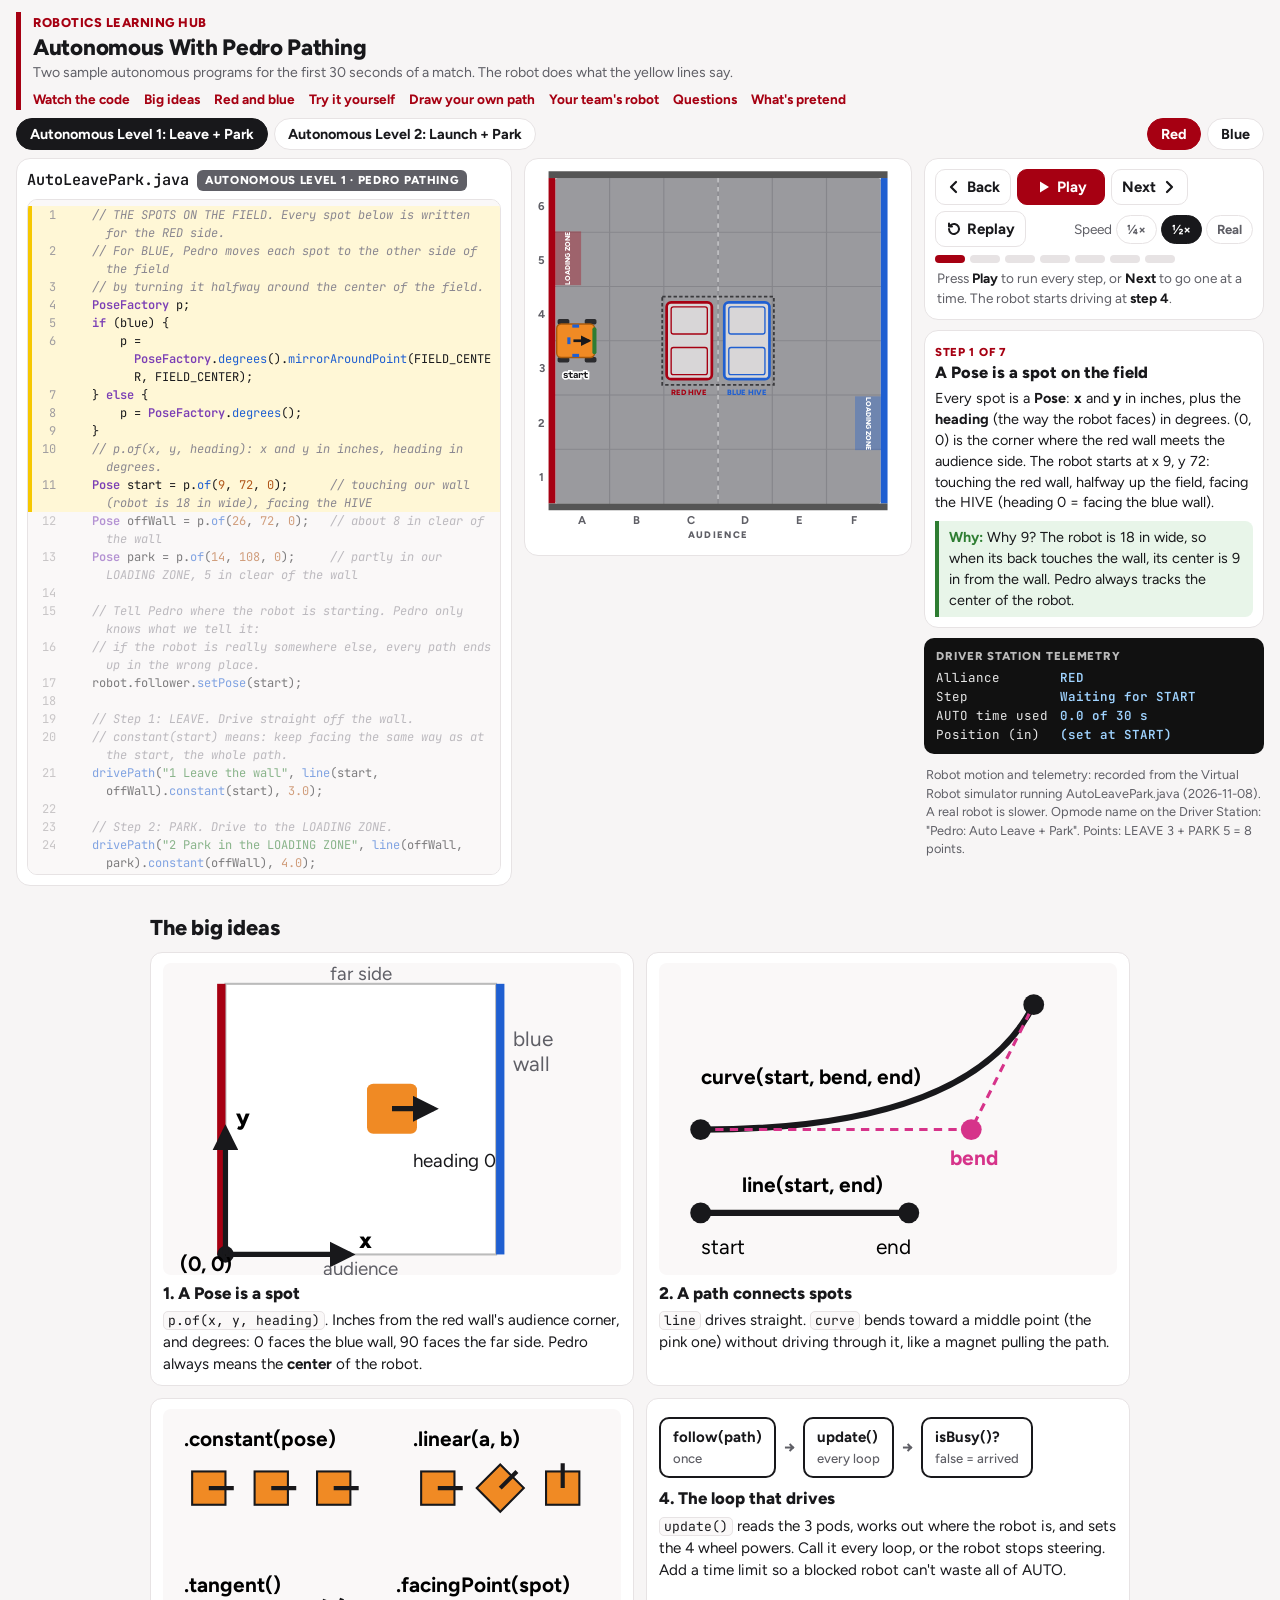
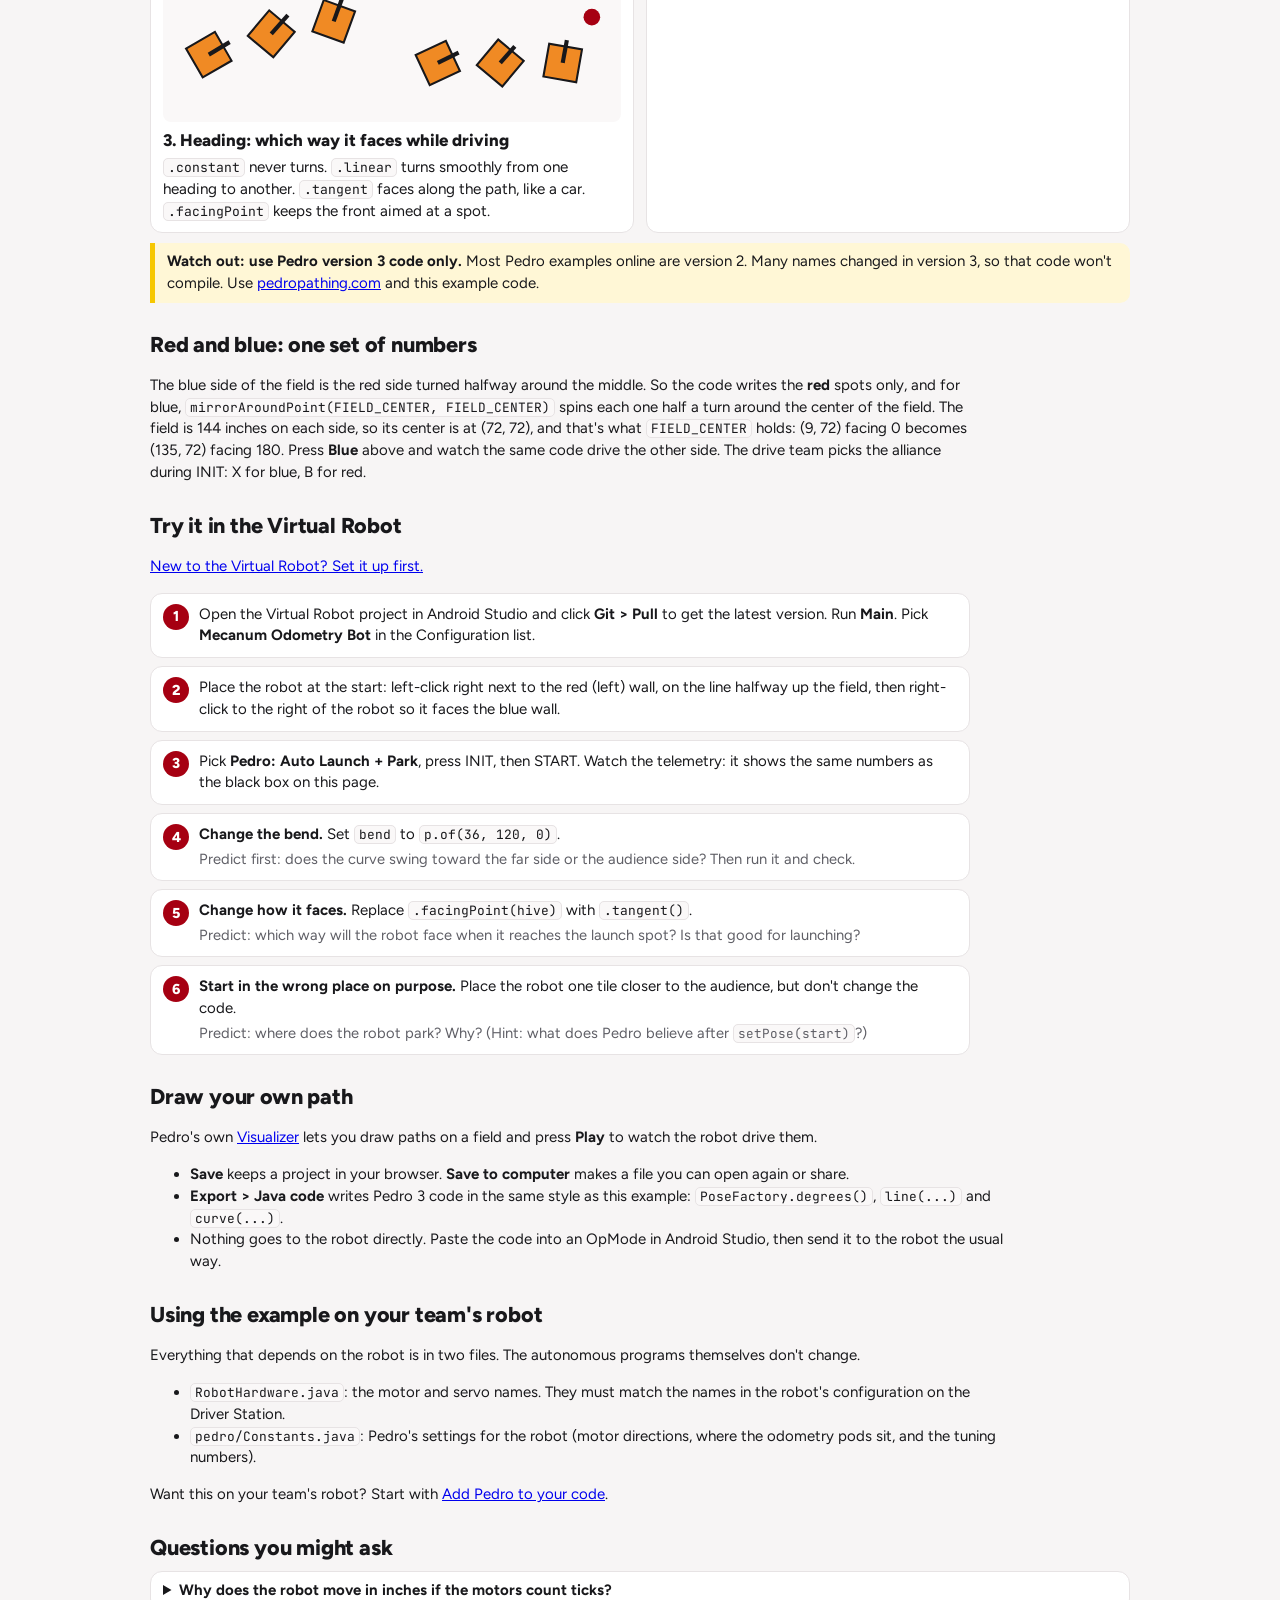
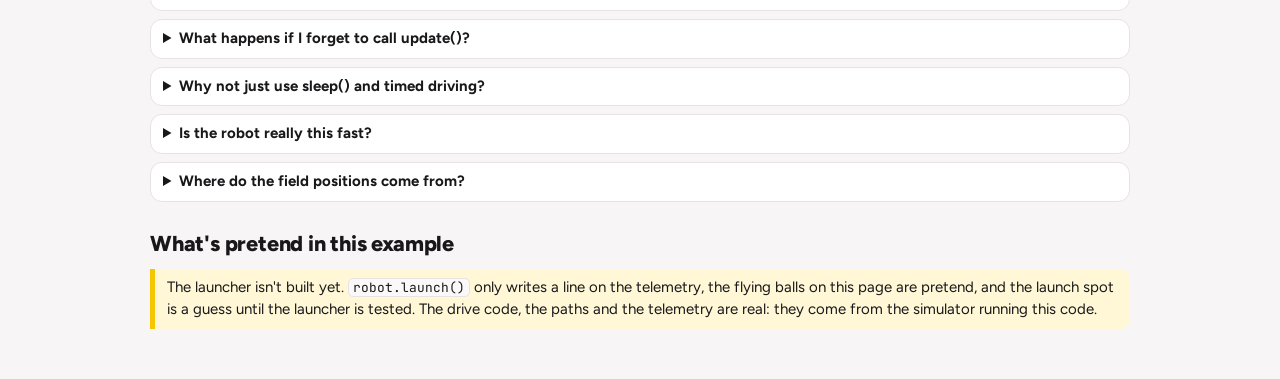
<file: coding/pedro-explainer.html>
<!doctype html>
<html lang="en">
<head>
<meta charset="utf-8">
<meta name="viewport" content="width=device-width, initial-scale=1, viewport-fit=cover">
<title>Autonomous With Pedro Pathing · Robotics Learning Hub</title>
<link rel="preconnect" href="https://fonts.googleapis.com">
<link rel="preconnect" href="https://fonts.gstatic.com" crossorigin>
<link rel="stylesheet" href="https://fonts.googleapis.com/css2?family=Figtree:wght@400;500;600;700;800&family=JetBrains+Mono:wght@400;600&display=swap">
<style>
/* Pedro Pathing explainer: the real autonomous code on one side, the robot driving on the other.
   Robot motion was recorded from the Virtual Robot simulator running this exact code.
   Built by site/pedro-explainer/build.py from template.html. Edit the template, not the output. */
:root{
  --red:#A60012; --red-tint:#fbecee; --ink:#18181b; --grey:#5f5f66; --line:#e7e3e4;
  --paper:#fff; --side:#f7f5f5; --code:#faf8f8; --yellow:#f6c700; --yellow-tint:#fff7d6;
  --blue:#1f5fd1; --blue-tint:#e9f0fc; --green:#2e7d32; --green-tint:#e8f5e9;
  --bot:#f08a24; --pod:#1f5fd1; --pink:#d6338a;
}
*{box-sizing:border-box}
html{-webkit-text-size-adjust:100%}
body{margin:0;background:var(--side);color:var(--ink);font-family:"Figtree",system-ui,sans-serif;font-size:15px;line-height:1.45;
  padding:12px max(16px, env(safe-area-inset-left,0px)) 40px max(16px, env(safe-area-inset-right,0px))}
button{font:inherit;color:inherit}
button:focus-visible,[tabindex]:focus-visible{outline:3px solid var(--yellow);outline-offset:2px}
code{font-variant-ligatures:none;font-family:"JetBrains Mono",monospace;font-size:.86em;background:var(--code);border:1px solid var(--line);border-radius:5px;padding:0 4px}

.bar{display:flex;flex-wrap:wrap;align-items:flex-end;gap:6px 16px;margin-bottom:8px}
.brand{border-left:5px solid var(--red);padding-left:12px;margin-right:auto}
.back{font-size:.8rem;font-weight:800;color:var(--red);text-decoration:none;letter-spacing:.04em;text-transform:uppercase}
.back:hover{text-decoration:underline}
h1{margin:2px 0 0;font-size:1.4rem;font-weight:800;letter-spacing:-.3px;line-height:1.1}
.sub{margin:3px 0 0;color:var(--grey);font-size:.88rem;max-width:900px}

.tabs{display:flex;flex-wrap:wrap;gap:6px;align-items:center;margin-bottom:8px}
.pill{border:1px solid var(--line);background:#fff;border-radius:999px;padding:5px 13px;cursor:pointer;font-weight:700;font-size:.9rem}
.pill[aria-pressed="true"]{background:var(--ink);border-color:var(--ink);color:#fff}
.alli{margin-left:auto;display:flex;gap:6px}
.alli .pill[data-a="red"][aria-pressed="true"]{background:var(--red);border-color:var(--red)}
.alli .pill[data-a="blue"][aria-pressed="true"]{background:var(--blue);border-color:var(--blue)}

.player{display:grid;grid-template-columns:minmax(0,1fr) minmax(0,1fr);gap:12px;align-items:start}
.card{background:var(--paper);border:1px solid var(--line);border-radius:14px;padding:12px}

/* code panel */
.codecard{display:flex;flex-direction:column;min-width:0}
.chead{display:flex;align-items:center;gap:8px;flex-wrap:wrap;margin-bottom:8px}
.fname{font-family:"JetBrains Mono",monospace;font-weight:600;font-size:.95rem}
.ctag{font-size:.72rem;font-weight:800;letter-spacing:.06em;text-transform:uppercase;color:#fff;background:var(--grey);border-radius:6px;padding:2px 8px}
.code{position:relative;overflow:auto;max-height:calc(var(--ph,700px) - 52px);background:var(--code);border:1px solid var(--line);border-radius:10px;
  font-family:"JetBrains Mono",monospace;font-size:12px;line-height:1.5;padding:6px 0;font-variant-ligatures:none}
.ln{display:grid;grid-template-columns:32px minmax(0,1fr);white-space:pre-wrap;transition:background .25s,opacity .25s;opacity:.55;border-left:4px solid transparent}
.ln .n{color:#a19ea0;text-align:right;padding-right:8px;user-select:none}
.ln .t{padding-right:8px;overflow-wrap:anywhere}  /* a long line wraps; drawCode() lines the second half up under its own indent */
.ln.hi{opacity:1;background:var(--yellow-tint);border-left-color:var(--yellow)}
.code.none .ln{opacity:1}
.k{color:#7b3fb5;font-weight:600}.s{color:#2e7d32}.c{color:#8a8790;font-style:italic}.num{color:#b0561a}.m{color:#1f5fd1}

/* field side */
.fieldside,.infoside{display:flex;flex-direction:column;gap:10px;min-width:0}
.fieldcard{padding:8px}
svg.field{display:block;width:100%;height:auto;max-height:calc(var(--ph,700px) - 18px);font-family:"Figtree",system-ui,sans-serif;touch-action:manipulation}
.tele{display:grid;grid-template-columns:auto minmax(0,1fr);gap:1px 12px;font-family:"JetBrains Mono",monospace;font-size:12.5px;background:#111;color:#e8e8e8;border-radius:10px;padding:10px 12px}
.tele b{color:#9fd3ff;font-weight:600;overflow-wrap:anywhere}
.tele .ttl{grid-column:1/-1;color:#bbb;font-family:"Figtree",sans-serif;font-size:.72rem;font-weight:800;letter-spacing:.08em;text-transform:uppercase;margin-bottom:3px}
.tele .msg{grid-column:1/-1;color:var(--yellow);margin-top:3px}

.caption h2{margin:0 0 6px;font-size:1.12rem;font-weight:800;line-height:1.2}
.caption .stepno{display:inline-block;font-size:.72rem;font-weight:800;letter-spacing:.06em;text-transform:uppercase;color:var(--red);margin-bottom:2px}
.caption p{margin:0 0 8px}
.why{border-left:4px solid var(--green);background:var(--green-tint);border-radius:0 8px 8px 0;padding:6px 10px;font-size:.95rem}
.why b{color:var(--green)}
.bluenote{border-left:4px solid var(--blue);background:var(--blue-tint);border-radius:0 8px 8px 0;padding:6px 10px;font-size:.92rem;margin-top:8px}

/* controls */
.controls{display:flex;flex-wrap:wrap;align-items:center;gap:6px}
.btn{display:inline-flex;align-items:center;justify-content:center;gap:5px;min-height:36px;border:1px solid var(--line);background:#fff;border-radius:10px;padding:5px 10px;cursor:pointer;font-weight:700}
.btn:hover{border-color:#c9c3c5}
.btn.main{background:var(--red);border-color:var(--red);color:#fff;min-width:88px}
.btn svg{width:16px;height:16px}
.speed{display:flex;gap:4px;margin-left:auto;align-items:center;font-size:.85rem;color:var(--grey)}
.speed .pill{padding:4px 10px;font-size:.82rem}
.dots{display:flex;gap:5px;flex-wrap:wrap;margin-top:8px}
.dot{width:30px;height:8px;border-radius:4px;background:var(--line);border:0;cursor:pointer;padding:0}
.dot.done{background:#d9a3aa}.dot.on{background:var(--red)}
.hint{margin:6px 2px 0;font-size:.85rem;color:var(--grey);min-height:1.2em}
.hint b{color:var(--ink)}

.recnote{font-size:.8rem;color:var(--grey);margin:2px 2px 0}

/* teaching sections */
.toc{display:flex;flex-wrap:wrap;gap:3px 14px;margin:6px 0 0;font-size:.85rem}
.toc a{color:var(--red);font-weight:700;text-decoration:none;white-space:nowrap}
.toc a:hover{text-decoration:underline}
.teach h2,.player,.tabs{scroll-margin-top:12px}
.teach{max-width:980px;margin:22px auto 0}
.teach h2{font-size:1.35rem;font-weight:800;margin:26px 0 8px;letter-spacing:-.2px}
.teach h3{font-size:1.05rem;font-weight:800;margin:16px 0 6px}
.teach p,.teach li{max-width:820px}
.grid2{display:grid;grid-template-columns:repeat(auto-fit,minmax(min(100%,380px),1fr));gap:12px}
.grid4{display:grid;grid-template-columns:repeat(auto-fit,minmax(210px,1fr));gap:12px}
.mini{background:#fff;border:1px solid var(--line);border-radius:12px;padding:10px 12px}
.mini h3{margin:6px 0 4px}
.mini p{margin:0;font-size:.95rem}
.mini svg{display:block;width:100%;height:auto;background:var(--code);border-radius:8px}
.loop{display:flex;flex-wrap:wrap;align-items:center;gap:8px;margin:8px 0}
.loop .box{background:#fff;border:2px solid var(--ink);border-radius:10px;padding:8px 12px;font-weight:700}
.loop .box small{display:block;font-weight:500;color:var(--grey);font-size:.82rem}
.loop .arr{font-weight:800;color:var(--grey)}
.trap{border-left:5px solid var(--yellow);background:var(--yellow-tint);border-radius:0 10px 10px 0;padding:8px 12px;margin:10px 0}
.try{counter-reset:t;list-style:none;padding:0}
.try li{counter-increment:t;background:#fff;border:1px solid var(--line);border-radius:12px;padding:10px 12px 10px 48px;margin-bottom:8px;position:relative}
.try li::before{content:counter(t);position:absolute;left:12px;top:10px;width:26px;height:26px;border-radius:50%;background:var(--red);color:#fff;font-weight:800;display:flex;align-items:center;justify-content:center;font-size:.9rem}
.try .pc{display:block;font-size:.92rem;color:var(--grey);margin-top:3px}
details{background:#fff;border:1px solid var(--line);border-radius:12px;padding:8px 12px;margin-bottom:8px}
summary{cursor:pointer;font-weight:700}
details p{margin:8px 0 2px}
table{border-collapse:collapse;width:100%;background:#fff;border-radius:12px;overflow:hidden;border:1px solid var(--line);font-size:.95rem}
th,td{text-align:left;padding:8px 10px;border-bottom:1px solid var(--line);vertical-align:top}
th{background:#f6f4f4;font-weight:800}
.wrapt{overflow-x:auto}

/* Laptop and wider: three columns (code | field | step notes) so everything fits on one screen */
@media (min-width:1100px){
  .player{grid-template-columns:minmax(0,1.15fr) minmax(0,.9fr) minmax(290px,340px)}
  .caption h2{font-size:1.02rem}
  .caption p,.why,.bluenote{font-size:.9rem}
  .card{padding:10px}
  .fieldside{display:contents}
  .infoside{max-height:var(--ph,700px);overflow:auto}
}
/* In-between widths: two columns, the field shrinks so the step notes stay close */
@media (min-width:901px) and (max-width:1099px){
  svg.field{max-height:calc(var(--ph,700px) * .6)}
}
@media (max-width:900px){
  svg.field{max-height:none}
  .player{grid-template-columns:minmax(0,1fr)}
  .fieldside{order:-1}
  .code{max-height:340px}
  .speed{margin-left:0}
}
@media (prefers-reduced-motion:reduce){ .ln{transition:none} }
</style>
</head>
<body>

<div class="bar">
  <div class="brand">
    <a class="back" href="../">Robotics Learning Hub</a>
    <h1>Autonomous With Pedro Pathing</h1>
    <p class="sub">Two sample autonomous programs for the first 30 seconds of a match. The robot does what the yellow lines say.</p>
    <nav class="toc" aria-label="On this page"><a href="#watch">Watch the code</a><a href="#ideas">Big ideas</a><a href="#redblue">Red and blue</a><a href="#try">Try it yourself</a><a href="#draw">Draw your own path</a><a href="#robot">Your team's robot</a><a href="#questions">Questions</a><a href="#pretend">What's pretend</a></nav>
  </div>
</div>

<div class="tabs" id="watch" role="group" aria-label="Choose an autonomous">
  <span id="levelTabs" style="display:flex;gap:6px;flex-wrap:wrap"></span>
  <span class="alli" role="group" aria-label="Alliance">
    <button class="pill" data-a="red" aria-pressed="true">Red</button>
    <button class="pill" data-a="blue" aria-pressed="false">Blue</button>
  </span>
</div>

<div class="player">
  <div class="card codecard">
    <div class="chead"><span class="fname" id="fname"></span><span class="ctag" id="ctag">autonomous code</span></div>
    <div class="code" id="code" tabindex="0" aria-label="Autonomous code"></div>
  </div>

  <div class="fieldside">
    <div class="card fieldcard">
      <svg class="field" id="field" viewBox="-9 -4 162 166" role="img" aria-label="Top view of the field with the robot"></svg>
    </div>

    <div class="infoside">
    <div class="card">
      <div class="controls">
        <button class="btn" id="prev" aria-label="Previous step"><svg viewBox="0 0 16 16"><path d="M10 3 5 8l5 5" fill="none" stroke="currentColor" stroke-width="2.2" stroke-linecap="round" stroke-linejoin="round"/></svg>Back</button>
        <button class="btn main" id="play"></button>
        <button class="btn" id="next" aria-label="Next step">Next<svg viewBox="0 0 16 16"><path d="m6 3 5 5-5 5" fill="none" stroke="currentColor" stroke-width="2.2" stroke-linecap="round" stroke-linejoin="round"/></svg></button>
        <button class="btn" id="replay" aria-label="Replay this step"><svg viewBox="0 0 16 16"><path d="M3 8a5 5 0 1 0 1.6-3.7M3 2.5v3h3" fill="none" stroke="currentColor" stroke-width="2" stroke-linecap="round" stroke-linejoin="round"/></svg>Replay</button>
        <span class="speed" role="group" aria-label="Speed">Speed
          <button class="pill" data-s="0.25" aria-pressed="false">¼×</button>
          <button class="pill" data-s="0.5" aria-pressed="true">½×</button>
          <button class="pill" data-s="1" aria-pressed="false">Real</button>
        </span>
      </div>
      <div class="dots" id="dots" role="group" aria-label="Steps"></div>
      <p class="hint" id="hint" aria-live="polite"></p>
    </div>

    <div class="card caption" id="caption" aria-live="polite"></div>

    <div class="tele" id="tele" aria-label="Driver Station telemetry"></div>
    <p class="recnote" id="recnote"></p>
    </div>
  </div>
</div>

<div class="teach">

  <h2 id="ideas">The big ideas</h2>
  <div class="grid2">
    <div class="mini">
      <svg viewBox="0 0 220 150" aria-hidden="true">
        <rect x="30" y="10" width="130" height="130" fill="#fff" stroke="#bbb"/>
        <rect x="26" y="10" width="4" height="130" fill="#A60012"/><rect x="160" y="10" width="4" height="130" fill="#1f5fd1"/>
        <circle cx="30" cy="140" r="4" fill="#18181b"/>
        <text x="8" y="148" font-size="10" font-weight="700">(0, 0)</text>
        <path d="M30 140h60" stroke="#18181b" stroke-width="2.5" marker-end="url(#ah)"/>
        <path d="M30 140v-60" stroke="#18181b" stroke-width="2.5" marker-end="url(#ah)"/>
        <text x="94" y="137" font-size="11" font-weight="800">x</text><text x="35" y="78" font-size="11" font-weight="800">y</text>
        <text x="168" y="40" font-size="10" fill="#5f5f66">blue</text><text x="168" y="52" font-size="10" fill="#5f5f66">wall</text>
        <text x="95" y="8" font-size="9" fill="#5f5f66" text-anchor="middle">far side</text>
        <text x="95" y="150" font-size="9" fill="#5f5f66" text-anchor="middle">audience</text>
        <g transform="translate(110 70)"><rect x="-12" y="-12" width="24" height="24" rx="3" fill="#f08a24"/><path d="M0 0h20" stroke="#18181b" stroke-width="2.5" marker-end="url(#ah)"/></g>
        <text x="120" y="98" font-size="9" fill="#18181b">heading 0</text>
        <defs><marker id="ah" viewBox="0 0 10 10" refX="8" refY="5" markerWidth="5" markerHeight="5" orient="auto"><path d="M0 0 10 5 0 10z" fill="#18181b"/></marker></defs>
      </svg>
      <h3>1. A Pose is a spot</h3>
      <p><code>p.of(x, y, heading)</code>. Inches from the red wall's audience corner, and degrees: 0 faces the blue wall, 90 faces the far side. Pedro always means the <b>center</b> of the robot.</p>
    </div>
    <div class="mini">
      <svg viewBox="0 0 220 150" aria-hidden="true">
        <path d="M20 120 L120 120" stroke="#18181b" stroke-width="3"/>
        <circle cx="20" cy="120" r="5" fill="#18181b"/><circle cx="120" cy="120" r="5" fill="#18181b"/>
        <text x="20" y="140" font-size="10">start</text><text x="104" y="140" font-size="10">end</text>
        <text x="40" y="110" font-size="10" font-weight="700">line(start, end)</text>
        <path d="M20 80 Q150 80 180 20" fill="none" stroke="#18181b" stroke-width="3"/>
        <path d="M20 80 L150 80 L180 20" fill="none" stroke="#d6338a" stroke-width="1.5" stroke-dasharray="4 3"/>
        <circle cx="150" cy="80" r="5" fill="#d6338a"/><text x="140" y="97" font-size="10" fill="#d6338a" font-weight="700">bend</text>
        <circle cx="20" cy="80" r="5" fill="#18181b"/><circle cx="180" cy="20" r="5" fill="#18181b"/>
        <text x="20" y="58" font-size="10" font-weight="700">curve(start, bend, end)</text>
      </svg>
      <h3>2. A path connects spots</h3>
      <p><code>line</code> drives straight. <code>curve</code> bends toward a middle point (the pink one) without driving through it, like a magnet pulling the path.</p>
    </div>
    <div class="mini">
      <svg viewBox="0 0 220 150" aria-hidden="true">
        <g font-size="10" font-weight="700">
          <text x="10" y="18">.constant(pose)</text><text x="120" y="18">.linear(a, b)</text>
          <text x="10" y="88">.tangent()</text><text x="112" y="88">.facingPoint(spot)</text>
        </g>
        <g fill="#f08a24" stroke="#18181b" stroke-width="1">
          <rect x="14" y="30" width="16" height="16"/><rect x="44" y="30" width="16" height="16"/><rect x="74" y="30" width="16" height="16"/>
          <rect x="124" y="30" width="16" height="16"/><rect x="154" y="30" width="16" height="16" transform="rotate(-45 162 38)"/><rect x="184" y="30" width="16" height="16" transform="rotate(-90 192 38)"/>
          <rect x="14" y="110" width="16" height="16" transform="rotate(-30 22 118)"/><rect x="44" y="100" width="16" height="16" transform="rotate(-50 52 108)"/><rect x="74" y="94" width="16" height="16" transform="rotate(-70 82 102)"/>
          <rect x="124" y="114" width="16" height="16" transform="rotate(-25 132 122)"/><rect x="154" y="114" width="16" height="16" transform="rotate(-50 162 122)"/><rect x="184" y="114" width="16" height="16" transform="rotate(-80 192 122)"/>
        </g>
        <g stroke="#18181b" stroke-width="2">
          <path d="M22 38h12"/><path d="M52 38h12"/><path d="M82 38h12"/>
          <path d="M132 38h12"/><path d="M162 38l8 -8"/><path d="M192 38v-12"/>
          <path d="M22 118l10 -6"/><path d="M52 108l8 -9"/><path d="M82 102l4 -11"/>
          <path d="M132 122l10 -5"/><path d="M162 122l7 -8"/><path d="M192 122l2 -11"/>
        </g>
        <circle cx="206" cy="100" r="4" fill="#A60012"/>
      </svg>
      <h3>3. Heading: which way it faces while driving</h3>
      <p><code>.constant</code> never turns. <code>.linear</code> turns smoothly from one heading to another. <code>.tangent</code> faces along the path, like a car. <code>.facingPoint</code> keeps the front aimed at a spot.</p>
    </div>
    <div class="mini">
      <div class="loop" aria-hidden="true">
        <span class="box">follow(path)<small>once</small></span><span class="arr">→</span>
        <span class="box">update()<small>every loop</small></span><span class="arr">→</span>
        <span class="box">isBusy()?<small>false = arrived</small></span>
      </div>
      <h3>4. The loop that drives</h3>
      <p><code>update()</code> reads the 3 pods, works out where the robot is, and sets the 4 wheel powers. Call it every loop, or the robot stops steering. Add a time limit so a blocked robot can't waste all of AUTO.</p>
    </div>
  </div>

  <div class="trap"><b>Watch out: use Pedro version 3 code only.</b> Most Pedro examples online are version 2. Many names changed in version 3, so that code won't compile. Use <a href="https://pedropathing.com" target="_blank" rel="noopener">pedropathing.com</a> and this example code.</div>

  <h2 id="redblue">Red and blue: one set of numbers</h2>
  <p>The blue side of the field is the red side turned halfway around the middle. So the code writes the <b>red</b> spots only, and for blue, <code>mirrorAroundPoint(FIELD_CENTER, FIELD_CENTER)</code> spins each one half a turn around the center of the field. The field is 144 inches on each side, so its center is at (72, 72), and that's what <code>FIELD_CENTER</code> holds: (9, 72) facing 0 becomes (135, 72) facing 180. Press <b>Blue</b> above and watch the same code drive the other side. The drive team picks the alliance during INIT: X for blue, B for red.</p>

  

  <h2 id="try">Try it in the Virtual Robot</h2>
  <p><a href="../#/coding/simulator?id=try-the-mecanum-odometry-bot">New to the Virtual Robot? Set it up first.</a></p>
  <ol class="try">
    <li>Open the Virtual Robot project in Android Studio and click <b>Git &gt; Pull</b> to get the latest version. Run <b>Main</b>. Pick <b>Mecanum Odometry Bot</b> in the Configuration list.</li>
    <li>Place the robot at the start: left-click right next to the red (left) wall, on the line halfway up the field, then right-click to the right of the robot so it faces the blue wall.</li>
    <li>Pick <b>Pedro: Auto Launch + Park</b>, press INIT, then START. Watch the telemetry: it shows the same numbers as the black box on this page.</li>
    <li><b>Change the bend.</b> Set <code>bend</code> to <code>p.of(36, 120, 0)</code>.<span class="pc">Predict first: does the curve swing toward the far side or the audience side? Then run it and check.</span></li>
    <li><b>Change how it faces.</b> Replace <code>.facingPoint(hive)</code> with <code>.tangent()</code>.<span class="pc">Predict: which way will the robot face when it reaches the launch spot? Is that good for launching?</span></li>
    
    <li><b>Start in the wrong place on purpose.</b> Place the robot one tile closer to the audience, but don't change the code.<span class="pc">Predict: where does the robot park? Why? (Hint: what does Pedro believe after <code>setPose(start)</code>?)</span></li>
  </ol>

  <h2 id="draw">Draw your own path</h2>
  <p>Pedro's own <a href="https://visualizer.pedropathing.com" target="_blank" rel="noopener">Visualizer</a> lets you draw paths on a field and press <b>Play</b> to watch the robot drive them.</p>
  <ul>
    <li><b>Save</b> keeps a project in your browser. <b>Save to computer</b> makes a file you can open again or share.</li>
    <li><b>Export &gt; Java code</b> writes Pedro 3 code in the same style as this example: <code>PoseFactory.degrees()</code>, <code>line(...)</code> and <code>curve(...)</code>.</li>
    <li>Nothing goes to the robot directly. Paste the code into an OpMode in Android Studio, then send it to the robot the usual way.</li>
  </ul>

  <h2 id="robot">Using the example on your team's robot</h2>
  <p>Everything that depends on the robot is in two files. The autonomous programs themselves don't change.</p>
  <ul>
    <li><code>RobotHardware.java</code>: the motor and servo names. They must match the names in the robot's configuration on the Driver Station.</li>
    <li><code>pedro/Constants.java</code>: Pedro's settings for the robot (motor directions, where the odometry pods sit, and the tuning numbers).</li>
  </ul>
  <p>Want this on your team's robot? Start with <a href="../#/coding/add-pedro">Add Pedro to your code</a>.</p>

  <h2 id="questions">Questions you might ask</h2>
  <details><summary>Why does the robot move in inches if the motors count ticks?</summary>
    <p>The odometry pods count ticks as they roll. Pedro's settings (in <code>Constants.java</code>) say how many inches one tick is, and where each pod sits on the robot. From that, Pedro turns ticks into a position in inches and a heading.</p></details>
  <details><summary>What happens if I forget to call update()?</summary>
    <p>Pedro only steers when <code>update()</code> runs. Without it, the wheels keep their last power (or never start) and the robot doesn't follow the path.</p></details>
  <details><summary>Why not just use sleep() and timed driving?</summary>
    <p>A timed drive goes a different distance every time the battery or the floor changes. Pedro checks the pods every loop and corrects, so the robot ends up at the same spot. And the loop can still react: check the time limit, stop when AUTO ends.</p></details>
  <details><summary>Is the robot really this fast?</summary>
    <p>No. These motions were recorded in the Virtual Robot simulator, which is quicker than a real robot. The path shape and the order of steps are what to learn here. Time the real robot on a real field.</p></details>
  <details><summary>Where do the field positions come from?</summary>
    <p>From the BIOBUZZ Competition Manual's field drawings (Section 9). Check them on a real field before trusting them to the inch.</p></details>

  <h2 id="pretend">What's pretend in this example</h2>
  <div class="trap">The launcher isn't built yet. <code>robot.launch()</code> only writes a line on the telemetry, the flying balls on this page are pretend, and the launch spot is a guess until the launcher is tested. The drive code, the paths and the telemetry are real: they come from the simulator running this code.</div>
</div>

<script>
const DATA = {"levels":[{"id":"leave","tab":"Autonomous Level 1: Leave + Park","opmode":"Pedro: Auto Leave + Park","file":"AutoLeavePark.java","points":"LEAVE 3 + PARK 5 = 8 points","code":["    // THE SPOTS ON THE FIELD. Every spot below is written for the RED side.","    // For BLUE, Pedro moves each spot to the other side of the field","    // by turning it halfway around the center of the field.","    PoseFactory p;","    if (blue) {","        p = PoseFactory.degrees().mirrorAroundPoint(FIELD_CENTER, FIELD_CENTER);","    } else {","        p = PoseFactory.degrees();","    }","    // p.of(x, y, heading): x and y in inches, heading in degrees.","    Pose start = p.of(9, 72, 0);      // touching our wall (robot is 18 in wide), facing the HIVE","    Pose offWall = p.of(26, 72, 0);   // about 8 in clear of the wall","    Pose park = p.of(14, 108, 0);     // partly in our LOADING ZONE, 5 in clear of the wall","","    // Tell Pedro where the robot is starting. Pedro only knows what we tell it:","    // if the robot is really somewhere else, every path ends up in the wrong place.","    robot.follower.setPose(start);","","    // Step 1: LEAVE. Drive straight off the wall.","    // constant(start) means: keep facing the same way as at the start, the whole path.","    drivePath(\"1 Leave the wall\", line(start, offWall).constant(start), 3.0);","","    // Step 2: PARK. Drive to the LOADING ZONE.","    drivePath(\"2 Park in the LOADING ZONE\", line(offWall, park).constant(offWall), 4.0);","","    // Done: Pedro holds the robot in place until AUTO ends (it keeps updating).","    step = \"Done: parked, holding position\";","    while (opModeIsActive()) {","        robot.follower.update();","        showStatus();","    }","}","","/**"," * Drive one path and come back when it's finished, OR when the time limit runs out,"," * OR when AUTO is stopped. The time limit means a robot that gets blocked can't use up all of AUTO."," */","void drivePath(String stepName, Path path, double timeLimitSeconds) {","    step = stepName;","    robot.follower.follow(path);","    ElapsedTime stepTimer = new ElapsedTime();","    while (opModeIsActive() && robot.follower.isBusy() && stepTimer.seconds() < timeLimitSeconds) {","        robot.follower.update();","        showStatus();","    }","    if (stepTimer.seconds() >= timeLimitSeconds) {","        // telemetry.log() keeps the message on the screen, so the drive team sees it after the match.","        telemetry.log().add(stepName + \": TIME LIMIT hit, moving on\");","    }","}"],"markers":{"start":[9,72,"start",0,15],"offWall":[26,72,"offWall",0,-4],"park":[14,108,"park",0,-12]},"paths":{"p1":{"kind":"line","pts":["start","offWall"]},"p2":{"kind":"line","pts":["offWall","park"]}},"beats":[{"title":"A Pose is a spot on the field","kind":"still","at":"start","code":[[1,10],[11,11]],"markers":["start"],"paths":[],"say":"Every spot is a <b>Pose</b>: <b>x</b> and <b>y</b> in inches, plus the <b>heading</b> (the way the robot faces) in degrees. (0, 0) is the corner where the red wall meets the audience side. The robot starts at x 9, y 72: touching the red wall, halfway up the field, facing the HIVE (heading 0 = facing the blue wall).","why":"Why 9? The robot is 18 in wide, so when its back touches the wall, its center is 9 in from the wall. Pedro always tracks the center of the robot."},{"title":"Plan the other spots","kind":"still","at":"start","code":[[12,12],[13,13]],"markers":["start","offWall","park"],"paths":[],"say":"Two more Poses: <b>offWall</b>, 17 in straight out from the start, and <b>park</b>, partly inside the alliance's LOADING ZONE.","why":"These two spots are the points: off the wall at the end of AUTO = LEAVE (3 points), partly in the LOADING ZONE = PARK (5 points)."},{"title":"Tell Pedro where the robot is","kind":"still","at":"start","code":[[15,17]],"markers":["start","offWall","park"],"paths":[],"say":"<code>setPose(start)</code> tells Pedro the robot is at the start spot. From here on, Pedro works out where the robot is by counting how far the 3 odometry pods have rolled.","why":"Pedro can't see the field. If the robot is really 2 in to the left of where you told Pedro, every path ends 2 in to the left. Place the robot carefully."},{"title":"Step 1: drive a straight line","kind":"move","steps":["1 Leave the wall"],"code":[[19,20]],"markers":["start","offWall","park"],"paths":["p1"],"active":"p1","say":"<code>line(start, offWall)</code> makes a straight path. <code>.constant(start)</code> keeps the heading the same the whole way. <code>drivePath</code> hands the path to Pedro and waits until the robot gets there, with a 3 second limit.","why":"Watch the telemetry box: these are the numbers the Driver Station shows while the code runs."},{"title":"How drivePath waits","kind":"still","at":"after:1 Leave the wall","code":[[38,49]],"markers":["start","offWall","park"],"paths":["p1"],"say":"<code>follow(path)</code> gives Pedro the path. Then the loop calls <code>update()</code> over and over. Each <code>update()</code> reads the pods, works out where the robot is, and sets the 4 wheel powers to steer it back onto the path. <code>isBusy()</code> turns false when the robot arrives.","why":"The time limit matters: if another robot blocks yours, isBusy() stays true forever and the robot would sit there for the rest of AUTO."},{"title":"Step 2: drive to PARK","kind":"move","steps":["2 Park in the LOADING ZONE"],"code":[[23,24]],"markers":["start","offWall","park"],"paths":["p1","p2"],"active":"p2","say":"A second straight line, from offWall to park. The robot slides sideways and forward at the same time, without turning, because <code>.constant</code> keeps its heading at 0.","why":"Mecanum wheels can drive in any direction without turning first. Pedro works out the right power for each wheel."},{"title":"Done: Pedro holds the spot","kind":"hold","steps":["Done: parked, holding position"],"code":[[26,31]],"markers":["start","offWall","park"],"paths":["p1","p2"],"say":"Parked. The loop keeps calling <code>update()</code> until AUTO ends, so Pedro holds the robot on the spot. If another robot bumps it, Pedro pushes back.","why":"In the simulator this whole autonomous takes about 2.5 seconds of the 30. A real robot is slower, so test the timing on the real field."}],"rec":{"red":[[0.0,9.0,72.0,0.0,0.0,0.0,0.0,"Waiting for START"],[0.06,9.0,72.0,0.0,9.0,72.0,0.0,"Waiting for START"],[0.11,9.0,72.0,0.0,9.0,72.0,0.0,"1 Leave the wall"],[0.16,9.75,72.0,0.0,9.39,72.0,360.0,"1 Leave the wall"],[0.21,10.72,72.0,0.0,10.19,72.0,0.0,"1 Leave the wall"],[0.26,12.64,72.0,0.0,11.94,72.0,0.0,"1 Leave the wall"],[0.31,14.14,72.0,0.0,13.37,72.0,0.0,"1 Leave the wall"],[0.37,16.62,72.0,0.0,16.62,72.0,0.0,"1 Leave the wall"],[0.42,18.08,72.0,0.0,18.08,72.0,0.0,"1 Leave the wall"],[0.47,20.51,72.0,0.0,20.51,72.0,0.0,"1 Leave the wall"],[0.52,22.31,72.01,0.0,21.82,72.0,0.0,"1 Leave the wall"],[0.57,23.23,72.01,0.0,23.23,72.0,0.0,"1 Leave the wall"],[0.62,24.64,72.01,0.0,24.26,72.0,0.0,"1 Leave the wall"],[0.67,25.18,72.01,0.0,24.94,72.0,0.0,"1 Leave the wall"],[0.72,25.64,72.01,0.0,25.52,72.0,0.0,"1 Leave the wall"],[0.77,25.83,72.01,0.0,25.83,72.0,0.0,"1 Leave the wall"],[0.83,26.07,72.01,0.0,26.07,72.0,0.0,"1 Leave the wall"],[0.88,26.16,72.01,0.0,26.16,72.0,0.0,"1 Leave the wall"],[0.93,26.21,72.01,0.0,26.18,72.0,0.0,"2 Park in the LOADING ZONE"],[0.98,26.19,72.12,0.0,26.19,72.11,0.0,"2 Park in the LOADING ZONE"],[1.03,25.95,72.93,0.0,26.06,72.59,0.0,"2 Park in the LOADING ZONE"],[1.08,25.5,74.22,0.0,25.67,73.74,0.0,"2 Park in the LOADING ZONE"],[1.13,25.11,75.26,0.0,25.11,75.25,0.0,"2 Park in the LOADING ZONE"],[1.18,24.47,77.01,0.0,24.47,77.0,0.0,"2 Park in the LOADING ZONE"],[1.23,24.0,78.27,0.0,24.01,78.27,0.0,"2 Park in the LOADING ZONE"],[1.28,23.28,80.26,0.0,23.53,79.58,0.0,"2 Park in the LOADING ZONE"],[1.34,22.79,81.63,0.0,22.79,81.63,0.0,"2 Park in the LOADING ZONE"],[1.39,22.04,83.74,0.0,22.29,83.03,0.0,"2 Park in the LOADING ZONE"],[1.44,21.53,85.18,0.0,21.54,85.17,0.0,"2 Park in the LOADING ZONE"],[1.49,20.77,87.35,0.0,21.03,86.61,0.0,"2 Park in the LOADING ZONE"],[1.54,20.02,89.55,0.0,20.27,88.81,0.0,"2 Park in the LOADING ZONE"],[1.59,19.52,91.02,0.0,19.77,90.28,0.0,"2 Park in the LOADING ZONE"],[1.64,18.76,93.25,0.0,18.77,93.24,0.0,"2 Park in the LOADING ZONE"],[1.69,18.27,94.74,0.0,18.27,94.73,0.0,"2 Park in the LOADING ZONE"],[1.74,17.52,96.98,0.0,17.53,96.97,0.0,"2 Park in the LOADING ZONE"],[1.79,17.02,98.47,0.0,17.03,98.46,0.0,"2 Park in the LOADING ZONE"],[1.84,16.27,100.71,0.0,16.53,99.96,0.0,"2 Park in the LOADING ZONE"],[1.9,15.77,102.21,0.0,15.78,102.2,0.0,"2 Park in the LOADING ZONE"],[1.95,15.05,104.34,0.0,15.28,103.7,0.0,"2 Park in the LOADING ZONE"],[2.0,14.72,105.34,0.0,14.72,105.34,0.0,"2 Park in the LOADING ZONE"],[2.05,14.39,106.32,0.0,14.49,106.05,0.0,"2 Park in the LOADING ZONE"],[2.1,14.2,106.89,0.0,14.26,106.74,0.0,"2 Park in the LOADING ZONE"],[2.15,14.1,107.21,0.0,14.11,107.21,0.0,"2 Park in the LOADING ZONE"],[2.2,13.84,108.03,0.0,13.93,107.76,0.0,"2 Park in the LOADING ZONE"],[2.25,13.73,108.38,0.0,13.74,108.37,0.0,"2 Park in the LOADING ZONE"],[2.3,13.68,108.59,0.0,13.7,108.54,0.0,"2 Park in the LOADING ZONE"],[2.35,13.68,108.61,0.0,13.69,108.6,0.0,"Done: parked, holding position"],[2.4,13.71,108.55,0.0,13.71,108.58,0.0,"Done: parked, holding position"],[2.45,13.75,108.5,0.0,13.76,108.49,0.0,"Done: parked, holding position"],[2.5,13.8,108.4,0.0,13.79,108.43,0.0,"Done: parked, holding position"],[2.55,13.83,108.34,0.0,13.82,108.36,360.0,"Done: parked, holding position"],[2.61,13.88,108.25,0.0,13.88,108.25,0.0,"Done: parked, holding position"],[2.66,13.9,108.21,0.0,13.91,108.21,0.0,"Done: parked, holding position"],[2.71,13.93,108.16,0.0,13.94,108.16,0.0,"Done: parked, holding position"],[2.76,13.95,108.12,0.0,13.95,108.13,0.0,"Done: parked, holding position"],[2.81,13.96,108.1,0.0,13.96,108.11,0.0,"Done: parked, holding position"],[2.86,13.97,108.07,0.0,13.98,108.07,0.0,"Done: parked, holding position"],[2.91,13.97,108.06,0.0,13.98,108.06,0.0,"Done: parked, holding position"],[2.96,13.98,108.04,0.0,13.99,108.04,360.0,"Done: parked, holding position"],[3.01,13.98,108.04,0.0,13.99,108.03,0.0,"Done: parked, holding position"],[3.06,13.99,108.03,0.0,13.99,108.03,0.0,"Done: parked, holding position"],[3.12,13.99,108.03,0.0,14.0,108.02,0.0,"Done: parked, holding position"],[3.17,13.99,108.02,0.0,14.0,108.01,0.0,"Done: parked, holding position"],[3.22,13.99,108.02,0.0,14.0,108.01,0.0,"Done: parked, holding position"],[3.27,13.99,108.01,0.0,14.0,108.01,0.0,"Done: parked, holding position"],[3.32,13.99,108.01,0.0,14.0,108.01,0.0,"Done: parked, holding position"],[3.37,13.99,108.01,0.0,14.0,108.01,360.0,"Done: parked, holding position"],[3.42,13.99,108.01,0.0,14.0,108.01,0.0,"Done: parked, holding position"],[3.47,13.99,108.01,0.0,14.0,108.01,360.0,"Done: parked, holding position"],[3.52,13.99,108.01,0.0,14.0,108.01,0.0,"Done: parked, holding position"],[3.57,13.99,108.01,0.0,14.0,108.0,0.0,"Done: parked, holding position"],[3.63,13.99,108.01,0.0,14.0,108.0,360.0,"Done: parked, holding position"],[3.68,13.99,108.01,0.0,14.0,108.01,0.0,"Done: parked, holding position"],[3.73,13.99,108.01,0.0,14.0,108.01,0.0,"Done: parked, holding position"],[3.78,13.99,108.01,0.0,14.0,108.01,360.0,"Done: parked, holding position"],[3.83,13.99,108.01,0.0,14.0,108.0,360.0,"Done: parked, holding position"]],"blue":[[0.0,135.0,72.0,180.0,0.0,0.0,0.0,"Waiting for START"],[0.06,135.0,72.0,180.0,135.0,72.0,180.0,"1 Leave the wall"],[0.11,134.25,72.0,180.0,134.61,72.0,180.0,"1 Leave the wall"],[0.16,132.7,72.0,180.0,133.28,72.0,180.0,"1 Leave the wall"],[0.21,131.36,72.0,180.0,131.36,72.01,180.0,"1 Leave the wall"],[0.26,129.05,72.0,180.0,129.86,72.01,180.0,"1 Leave the wall"],[0.31,127.37,72.0,180.0,127.37,72.01,180.0,"1 Leave the wall"],[0.36,124.71,72.0,180.0,125.61,72.01,180.0,"1 Leave the wall"],[0.41,123.29,72.0,180.0,123.29,72.0,180.0,"1 Leave the wall"],[0.47,121.46,72.0,180.0,122.12,72.0,180.0,"1 Leave the wall"],[0.52,120.42,72.0,180.0,120.89,72.0,180.0,"1 Leave the wall"],[0.57,119.49,72.0,180.0,119.49,72.01,180.0,"1 Leave the wall"],[0.62,118.83,72.0,180.0,119.12,72.01,180.0,"1 Leave the wall"],[0.67,118.14,72.0,180.0,118.14,72.0,180.0,"1 Leave the wall"],[0.72,117.44,72.0,180.0,117.66,72.0,180.0,"1 Leave the wall"],[0.77,117.16,71.99,180.0,117.27,72.0,180.0,"1 Leave the wall"],[0.82,117.02,71.99,180.0,117.04,72.0,180.0,"1 Leave the wall"],[0.87,117.05,71.99,180.0,117.02,72.0,180.0,"2 Park in the LOADING ZONE"],[0.92,117.31,71.59,180.0,117.31,71.59,180.0,"2 Park in the LOADING ZONE"],[0.98,117.64,71.01,180.0,117.64,71.02,180.0,"2 Park in the LOADING ZONE"],[1.03,118.23,69.75,180.0,118.23,69.75,180.0,"2 Park in the LOADING ZONE"],[1.08,118.91,68.16,180.0,118.68,68.72,180.0,"2 Park in the LOADING ZONE"],[1.13,119.39,66.98,180.0,119.39,66.99,180.0,"2 Park in the LOADING ZONE"],[1.18,120.14,65.08,180.0,119.88,65.74,180.0,"2 Park in the LOADING ZONE"],[1.23,120.64,63.75,180.0,120.64,63.75,180.0,"2 Park in the LOADING ZONE"],[1.28,121.4,61.68,180.0,121.15,62.38,180.0,"2 Park in the LOADING ZONE"],[1.33,121.91,60.27,180.0,121.65,60.99,180.0,"2 Park in the LOADING ZONE"],[1.39,122.68,58.12,180.0,122.42,58.85,180.0,"2 Park in the LOADING ZONE"],[1.44,123.19,56.67,180.0,122.93,57.4,180.0,"2 Park in the LOADING ZONE"],[1.49,123.95,54.47,180.0,123.94,54.48,180.0,"2 Park in the LOADING ZONE"],[1.54,124.7,52.26,180.0,124.45,53.0,180.0,"2 Park in the LOADING ZONE"],[1.59,125.21,50.77,180.0,125.2,50.78,180.0,"2 Park in the LOADING ZONE"],[1.64,125.96,48.55,180.0,125.71,49.3,180.0,"2 Park in the LOADING ZONE"],[1.69,126.47,47.06,180.0,126.46,47.07,180.0,"2 Park in the LOADING ZONE"],[1.74,127.22,44.82,180.0,126.96,45.57,180.0,"2 Park in the LOADING ZONE"],[1.79,127.73,43.33,180.0,127.72,43.33,180.0,"2 Park in the LOADING ZONE"],[1.84,128.48,41.09,180.0,128.22,41.84,180.0,"2 Park in the LOADING ZONE"],[1.9,128.94,39.7,180.0,128.94,39.7,180.0,"2 Park in the LOADING ZONE"],[1.95,129.4,38.33,180.0,129.27,38.72,180.0,"2 Park in the LOADING ZONE"],[2.0,129.68,37.51,180.0,129.59,37.75,180.0,"2 Park in the LOADING ZONE"],[2.05,129.8,37.15,180.0,129.78,37.15,180.0,"2 Park in the LOADING ZONE"],[2.1,129.93,36.72,180.0,129.86,36.91,180.0,"2 Park in the LOADING ZONE"],[2.15,130.04,36.36,180.0,130.03,36.36,180.0,"2 Park in the LOADING ZONE"],[2.2,130.13,36.03,180.0,130.1,36.11,180.0,"2 Park in the LOADING ZONE"],[2.25,130.16,35.92,180.0,130.14,35.97,180.0,"Done: parked, holding position"],[2.3,130.16,35.86,180.0,130.16,35.87,180.0,"Done: parked, holding position"],[2.35,130.16,35.85,180.0,130.15,35.86,180.0,"Done: parked, holding position"],[2.4,130.13,35.87,180.0,130.13,35.86,180.0,"Done: parked, holding position"],[2.45,130.12,35.88,180.0,130.11,35.89,180.0,"Done: parked, holding position"],[2.5,130.09,35.91,180.0,130.09,35.9,180.0,"Done: parked, holding position"],[2.56,130.07,35.92,180.0,130.06,35.93,180.0,"Done: parked, holding position"],[2.61,130.05,35.94,180.0,130.05,35.94,180.0,"Done: parked, holding position"],[2.66,130.04,35.96,180.0,130.03,35.95,180.0,"Done: parked, holding position"],[2.71,130.03,35.97,180.0,130.02,35.97,180.0,"Done: parked, holding position"],[2.76,130.02,35.97,180.0,130.02,35.98,180.0,"Done: parked, holding position"],[2.81,130.02,35.98,180.0,130.01,35.98,180.0,"Done: parked, holding position"],[2.86,130.02,35.98,180.0,130.01,35.98,180.0,"Done: parked, holding position"],[2.91,130.01,35.98,180.0,130.01,35.99,180.0,"Done: parked, holding position"],[2.97,130.01,35.99,180.0,130.0,35.99,180.0,"Done: parked, holding position"],[3.02,130.01,35.99,180.0,130.0,35.99,180.0,"Done: parked, holding position"],[3.07,130.01,35.99,180.0,130.0,35.99,180.0,"Done: parked, holding position"],[3.12,130.01,35.99,180.0,130.0,35.99,180.0,"Done: parked, holding position"],[3.17,130.01,35.99,180.0,130.0,35.99,180.0,"Done: parked, holding position"],[3.22,130.01,35.99,180.0,130.0,35.99,180.0,"Done: parked, holding position"],[3.27,130.01,35.99,180.0,130.0,36.0,180.0,"Done: parked, holding position"],[3.32,130.01,35.99,180.0,130.0,36.0,180.0,"Done: parked, holding position"],[3.37,130.01,35.99,180.0,130.0,36.0,180.0,"Done: parked, holding position"],[3.42,130.01,35.99,180.0,130.0,36.0,180.0,"Done: parked, holding position"],[3.47,130.01,36.0,180.0,130.0,36.0,180.0,"Done: parked, holding position"],[3.52,130.01,36.0,180.0,130.0,36.0,180.0,"Done: parked, holding position"],[3.58,130.01,36.0,180.0,130.0,36.0,180.0,"Done: parked, holding position"],[3.63,130.01,36.0,180.0,130.0,36.0,180.0,"Done: parked, holding position"],[3.68,130.01,36.0,180.0,130.0,36.0,180.0,"Done: parked, holding position"],[3.73,130.01,36.0,180.0,130.0,36.0,180.0,"Done: parked, holding position"]]},"lib":"Pedro Pathing"},{"id":"launch","tab":"Autonomous Level 2: Launch + Park","opmode":"Pedro: Auto Launch + Park","file":"AutoLaunchPark.java","points":"LEAVE 3 + PARK 5 + every POLLEN that lands in the HIVE","code":["    // THE SPOTS ON THE FIELD. Every spot below is written for the RED side.","    // For BLUE, Pedro moves each spot to the other side of the field","    // by turning it halfway around the center of the field.","    PoseFactory p;","    if (blue) {","        p = PoseFactory.degrees().mirrorAroundPoint(FIELD_CENTER, FIELD_CENTER);","    } else {","        p = PoseFactory.degrees();","    }","    // p.of(x, y, heading): x and y in inches, heading in degrees.","    Pose start      = p.of(9, 72, 0);    // touching our wall (robot is 18 in wide), facing the HIVE","    Pose bend       = p.of(36, 72, 0);   // the curve bends toward this point (the robot never drives through it)","    Pose launchSpot = p.of(32, 96, 0);   // where we launch from: a GUESS until the launcher is tested","    Pose hive       = p.of(59, 72, 0);   // middle of OUR HIVE: the point the robot turns to face","    Pose park       = p.of(14, 108, 0);  // partly in our LOADING ZONE, 5 in clear of the wall","","    // Tell Pedro where the robot is starting. Pedro only knows what we tell it.","    robot.follower.setPose(start);","","    // Step 1: drive a curve to the launch spot, turning to face the HIVE the whole way.","    // Spin the launcher up now so it's at full speed when we arrive (saves AUTO time).","    robot.launcherSpinUp();","    drivePath(\"1 Curve to the launch spot, facing the HIVE\",","            curve(start, bend, launchSpot).facingPoint(hive), 4.0);","","    // Step 2: launch. The path is finished, so Pedro holds the robot still at its end point","    // (if another robot bumps us, Pedro pushes back to the spot).","    step = \"2 Launch 4 POLLEN\";","    robot.launch(4);","    ElapsedTime launchTimer = new ElapsedTime();","    while (opModeIsActive() && launchTimer.seconds() < LAUNCH_SECONDS) {","        robot.follower.update();   // keep calling update(), or Pedro stops holding","        showStatus();","    }","    robot.launcherStop();","","    // Step 3: drive straight to PARK. Start the path from where the robot REALLY is","    // (follower.pose()), not where we planned it to be.","    // linear(here, park) means: turn smoothly from the heading at \"here\" to the heading at \"park\".","    Pose here = robot.follower.pose();","    drivePath(\"3 Park in the LOADING ZONE\", line(here, park).linear(here, park), 4.0);","","    // Done: Pedro holds the robot in place until AUTO ends.","    step = \"Done: parked, holding position\";","    while (opModeIsActive()) {","        robot.follower.update();","        showStatus();","    }","}","","/**"," * Drive one path and come back when it's finished, OR when the time limit runs out,"," * OR when AUTO is stopped. The time limit means a robot that gets blocked can't use up all of AUTO."," */","void drivePath(String stepName, Path path, double timeLimitSeconds) {","    step = stepName;","    robot.follower.follow(path);","    ElapsedTime stepTimer = new ElapsedTime();","    while (opModeIsActive() && robot.follower.isBusy() && stepTimer.seconds() < timeLimitSeconds) {","        robot.follower.update();","        showStatus();","    }","    if (stepTimer.seconds() >= timeLimitSeconds) {","        // telemetry.log() keeps the message on the screen, so the drive team sees it after the match.","        telemetry.log().add(stepName + \": TIME LIMIT hit, moving on\");","    }","}"],"markers":{"start":[9,72,"start",0,15],"bend":[36,72,"bend",0,7],"launchSpot":[32,96,"launchSpot",14,1.5],"hive":[59,72,"hive",0,9],"park":[14,108,"park",0,-12]},"paths":{"p1":{"kind":"curve","pts":["start","bend","launchSpot"]},"p2":{"kind":"line","pts":["launchSpot","park"]}},"beats":[{"title":"Start and park: same as Autonomous Level 1","kind":"still","at":"start","code":[[1,10],[11,11],[15,15]],"markers":["start","park"],"paths":[],"say":"Same start and park spots as Autonomous Level 1. This time the robot also launches its 4 pre-loaded POLLEN into the alliance's HIVE on the way.","why":"Rule G304: every robot starts touching exactly 4 POLLEN. Launching them in AUTO is free points before TELEOP even starts."},{"title":"Three new spots","kind":"still","at":"start","code":[[12,12],[13,13],[14,14]],"markers":["start","bend","launchSpot","hive","park"],"paths":[],"say":"<b>bend</b>: the curve bends toward this point but never drives through it. <b>launchSpot</b>: where the robot stops to launch. <b>hive</b>: the middle of the alliance's HIVE, a point to <i>face</i>, not to drive to.","why":"The launch spot is a guess. Once the launcher is built, the team tests where it scores best and changes this one line."},{"title":"Tell Pedro where the robot is","kind":"still","at":"start","code":[[17,18]],"markers":["start","bend","launchSpot","hive","park"],"paths":[],"say":"Exactly like Autonomous Level 1: <code>setPose(start)</code>, so Pedro knows where the robot begins.","why":"Every autonomous starts this way. Forget it, and Pedro thinks the robot starts at (0, 0), in the corner."},{"title":"Step 1: a curve that faces the HIVE","kind":"move","steps":["1 Curve to the launch spot, facing the HIVE"],"code":[[20,24]],"markers":["start","bend","launchSpot","hive","park"],"paths":["p1"],"active":"p1","aim":true,"say":"<code>curve(start, bend, launchSpot)</code> makes a smooth curve. <code>.facingPoint(hive)</code> turns the robot as it drives, so its front points at the HIVE the whole way and it arrives already aimed. The launcher spins up while the robot drives.","why":"Spinning up while driving saves time: the launcher is at full speed the moment the robot stops."},{"title":"Step 2: stand still and launch","kind":"launch","steps":["2 Launch 4 POLLEN"],"code":[[26,35]],"markers":["start","bend","launchSpot","hive","park"],"paths":["p1"],"aim":true,"say":"The path is finished, so Pedro holds the robot still at the launch spot while it launches for 2 seconds. The loop keeps calling <code>update()</code>, or Pedro stops holding.","why":"The launcher isn't built yet: robot.launch() only writes a line on the telemetry, and the flying balls here are pretend. When it's built, the timer becomes \"until the launcher is empty\"."},{"title":"Step 3: park, starting from where the robot really is","kind":"move","steps":["3 Park in the LOADING ZONE"],"code":[[37,40]],"markers":["start","bend","launchSpot","hive","park"],"paths":["p1","p2"],"active":"p2","say":"<code>follower.pose()</code> is where Pedro thinks the robot is right now. Starting the path there means no jump if the robot stopped an inch off. <code>.linear(here, park)</code> turns the robot smoothly from facing the HIVE back to heading 0 while it drives.","why":"Planned spots and real spots are never exactly the same. Starting from the real one keeps the next path smooth."},{"title":"Done: Pedro holds the spot","kind":"hold","steps":["Done: parked, holding position"],"code":[[43,48]],"markers":["start","bend","launchSpot","hive","park"],"paths":["p1","p2"],"say":"Parked and holding until AUTO ends.","why":"In the simulator the whole thing takes about 5 seconds, including 2 seconds of launching. A real robot is slower, so test the timing on the real field."}],"rec":{"red":[[0.0,9.0,72.0,0.0,0.0,0.0,0.0,"Waiting for START"],[0.06,9.0,72.0,0.0,9.0,72.0,0.0,"1 Curve to the launch spot, facing the HIVE"],[0.11,9.39,72.0,0.0,9.39,72.0,360.0,"1 Curve to the launch spot, facing the HIVE"],[0.16,10.69,72.03,-0.0,10.19,72.01,360.0,"1 Curve to the launch spot, facing the HIVE"],[0.22,11.86,72.09,-0.1,11.86,72.08,359.9,"1 Curve to the launch spot, facing the HIVE"],[0.27,13.83,72.28,-0.3,13.15,72.19,359.8,"1 Curve to the launch spot, facing the HIVE"],[0.32,15.22,72.48,-0.7,15.22,72.48,359.3,"1 Curve to the launch spot, facing the HIVE"],[0.37,17.29,72.92,-1.4,16.6,72.75,358.9,"1 Curve to the launch spot, facing the HIVE"],[0.42,19.23,73.5,-2.6,18.65,73.28,358.0,"1 Curve to the launch spot, facing the HIVE"],[0.47,20.4,73.97,-3.5,20.4,73.97,356.4,"1 Curve to the launch spot, facing the HIVE"],[0.52,22.17,74.75,-4.4,21.59,74.48,355.9,"1 Curve to the launch spot, facing the HIVE"],[0.57,23.32,75.32,-5.4,23.32,75.31,354.6,"1 Curve to the launch spot, facing the HIVE"],[0.62,24.94,76.26,-7.2,24.42,75.93,353.5,"1 Curve to the launch spot, facing the HIVE"],[0.67,25.95,76.95,-8.6,25.95,76.95,351.4,"1 Curve to the launch spot, facing the HIVE"],[0.73,27.32,78.1,-11.1,26.88,77.69,349.8,"1 Curve to the launch spot, facing the HIVE"],[0.78,28.16,78.94,-12.8,28.16,78.93,347.1,"1 Curve to the launch spot, facing the HIVE"],[0.83,29.21,80.26,-16.4,29.21,80.25,343.6,"1 Curve to the launch spot, facing the HIVE"],[0.88,29.84,81.27,-18.3,29.85,81.26,341.7,"1 Curve to the launch spot, facing the HIVE"],[0.93,30.69,82.94,-21.4,30.69,82.93,338.6,"1 Curve to the launch spot, facing the HIVE"],[0.98,31.33,84.64,-24.9,31.14,84.06,336.2,"1 Curve to the launch spot, facing the HIVE"],[1.03,31.65,85.78,-27.1,31.65,85.77,332.9,"1 Curve to the launch spot, facing the HIVE"],[1.08,31.97,87.49,-30.1,31.88,86.91,330.9,"1 Curve to the launch spot, facing the HIVE"],[1.13,32.09,88.63,-32.0,32.04,88.05,328.9,"1 Curve to the launch spot, facing the HIVE"],[1.18,32.17,90.33,-34.5,32.18,90.32,325.5,"1 Curve to the launch spot, facing the HIVE"],[1.24,32.18,91.37,-36.1,32.18,91.36,323.9,"1 Curve to the launch spot, facing the HIVE"],[1.29,32.12,92.86,-38.1,32.15,92.33,322.5,"1 Curve to the launch spot, facing the HIVE"],[1.34,32.04,93.84,-39.2,32.05,93.83,320.8,"1 Curve to the launch spot, facing the HIVE"],[1.39,31.97,94.77,-40.4,32.0,94.51,319.9,"1 Curve to the launch spot, facing the HIVE"],[1.44,31.93,95.32,-41.0,31.95,95.15,319.1,"1 Curve to the launch spot, facing the HIVE"],[1.49,31.91,95.62,-41.3,31.93,95.48,318.8,"1 Curve to the launch spot, facing the HIVE"],[1.54,31.9,95.88,-41.5,31.91,95.8,318.5,"1 Curve to the launch spot, facing the HIVE"],[1.59,31.89,95.97,-41.5,31.9,95.92,318.5,"2 Launch 4 POLLEN"],[1.64,31.9,96.01,-41.6,31.9,96.0,318.4,"2 Launch 4 POLLEN"],[1.69,31.9,96.02,-41.6,31.91,96.01,318.4,"2 Launch 4 POLLEN"],[1.75,31.91,96.02,-41.6,31.92,96.01,318.4,"2 Launch 4 POLLEN"],[1.8,31.93,96.02,-41.6,31.93,96.01,318.4,"2 Launch 4 POLLEN"],[1.85,31.94,96.01,-41.6,31.95,96.0,318.4,"2 Launch 4 POLLEN"],[1.9,31.95,96.01,-41.6,31.96,96.0,318.3,"2 Launch 4 POLLEN"],[1.95,31.97,96.01,-41.6,31.97,96.0,318.4,"2 Launch 4 POLLEN"],[2.0,31.97,96.01,-41.6,31.98,96.0,318.4,"2 Launch 4 POLLEN"],[2.05,31.98,96.01,-41.6,31.98,96.0,318.4,"2 Launch 4 POLLEN"],[2.1,31.98,96.01,-41.6,31.99,96.0,318.4,"2 Launch 4 POLLEN"],[2.16,31.98,96.01,-41.6,31.99,96.0,318.4,"2 Launch 4 POLLEN"],[2.21,31.98,96.01,-41.6,31.99,96.0,318.4,"2 Launch 4 POLLEN"],[2.26,31.98,96.01,-41.6,31.99,96.0,318.4,"2 Launch 4 POLLEN"],[2.31,31.99,96.01,-41.6,31.99,96.0,318.3,"2 Launch 4 POLLEN"],[2.36,31.99,96.01,-41.6,31.99,96.0,318.4,"2 Launch 4 POLLEN"],[2.41,31.99,96.01,-41.6,31.99,96.0,318.4,"2 Launch 4 POLLEN"],[2.46,31.99,96.01,-41.6,31.99,96.0,318.4,"2 Launch 4 POLLEN"],[2.51,31.99,96.01,-41.6,31.99,96.0,318.4,"2 Launch 4 POLLEN"],[2.56,31.99,96.01,-41.6,32.0,96.0,318.4,"2 Launch 4 POLLEN"],[2.61,31.99,96.01,-41.6,32.0,96.0,318.3,"2 Launch 4 POLLEN"],[2.66,31.99,96.01,-41.6,32.0,96.0,318.3,"2 Launch 4 POLLEN"],[2.71,31.99,96.01,-41.6,32.0,96.0,318.4,"2 Launch 4 POLLEN"],[2.77,31.99,96.01,-41.6,32.0,96.0,318.4,"2 Launch 4 POLLEN"],[2.82,31.99,96.01,-41.6,32.0,96.0,318.3,"2 Launch 4 POLLEN"],[2.87,31.99,96.01,-41.6,32.0,96.0,318.4,"2 Launch 4 POLLEN"],[2.92,31.99,96.01,-41.6,32.0,96.0,318.4,"2 Launch 4 POLLEN"],[2.97,31.99,96.01,-41.6,32.0,96.0,318.4,"2 Launch 4 POLLEN"],[3.02,31.99,96.01,-41.6,32.0,96.0,318.4,"2 Launch 4 POLLEN"],[3.07,31.99,96.01,-41.6,32.0,96.0,318.4,"2 Launch 4 POLLEN"],[3.12,31.99,96.01,-41.6,32.0,96.0,318.4,"2 Launch 4 POLLEN"],[3.17,31.99,96.01,-41.6,32.0,96.0,318.4,"2 Launch 4 POLLEN"],[3.23,31.99,96.01,-41.6,32.0,96.0,318.3,"2 Launch 4 POLLEN"],[3.28,31.99,96.01,-41.6,32.0,96.0,318.4,"2 Launch 4 POLLEN"],[3.33,31.99,96.01,-41.6,32.0,96.0,318.3,"2 Launch 4 POLLEN"],[3.38,31.99,96.01,-41.6,32.0,96.0,318.3,"2 Launch 4 POLLEN"],[3.43,31.99,96.01,-41.6,32.0,96.0,318.4,"2 Launch 4 POLLEN"],[3.48,31.99,96.01,-41.6,32.0,96.0,318.4,"2 Launch 4 POLLEN"],[3.53,31.99,96.01,-41.6,32.0,96.0,318.4,"2 Launch 4 POLLEN"],[3.58,31.99,96.01,-41.6,32.0,96.0,318.4,"2 Launch 4 POLLEN"],[3.63,31.99,96.01,-41.6,32.0,96.0,318.4,"3 Park in the LOADING ZONE"],[3.69,31.45,96.37,-41.5,31.71,96.19,318.4,"3 Park in the LOADING ZONE"],[3.74,30.8,96.8,-40.4,30.8,96.79,319.5,"3 Park in the LOADING ZONE"],[3.79,29.61,97.59,-37.6,30.04,97.31,321.3,"3 Park in the LOADING ZONE"],[3.84,28.72,98.18,-35.3,29.18,97.87,323.5,"3 Park in the LOADING ZONE"],[3.89,27.27,99.12,-31.5,27.28,99.12,328.5,"3 Park in the LOADING ZONE"],[3.94,26.39,99.71,-27.2,26.4,99.7,332.7,"3 Park in the LOADING ZONE"],[3.99,24.89,100.71,-24.4,24.9,100.7,335.6,"3 Park in the LOADING ZONE"],[4.04,23.37,101.73,-20.9,23.88,101.39,337.8,"3 Park in the LOADING ZONE"],[4.09,22.38,102.41,-18.4,22.88,102.07,340.4,"3 Park in the LOADING ZONE"],[4.14,20.9,103.42,-14.8,21.4,103.07,344.0,"3 Park in the LOADING ZONE"],[4.19,19.93,104.08,-12.6,20.42,103.75,346.3,"3 Park in the LOADING ZONE"],[4.24,18.48,105.07,-9.2,18.97,104.74,349.7,"3 Park in the LOADING ZONE"],[4.29,17.53,105.72,-7.0,17.54,105.71,352.9,"3 Park in the LOADING ZONE"],[4.34,16.05,106.71,-5.2,16.06,106.7,354.8,"3 Park in the LOADING ZONE"],[4.39,15.29,107.19,-4.3,15.3,107.19,355.7,"3 Park in the LOADING ZONE"],[4.44,14.62,107.62,-2.2,14.81,107.51,357.2,"3 Park in the LOADING ZONE"],[4.5,14.37,107.78,-1.4,14.38,107.77,358.6,"3 Park in the LOADING ZONE"],[4.55,14.1,107.93,-0.6,14.2,107.88,359.1,"3 Park in the LOADING ZONE"],[4.6,13.98,108.0,-0.4,13.99,108.0,359.6,"3 Park in the LOADING ZONE"],[4.65,13.89,108.05,-0.2,13.92,108.04,359.7,"3 Park in the LOADING ZONE"],[4.7,13.87,108.07,-0.1,13.88,108.06,359.9,"Done: parked, holding position"],[4.75,13.87,108.07,-0.0,13.88,108.07,359.9,"Done: parked, holding position"],[4.8,13.88,108.06,-0.0,13.9,108.06,360.0,"Done: parked, holding position"],[4.85,13.9,108.06,-0.0,13.91,108.05,360.0,"Done: parked, holding position"],[4.9,13.92,108.05,0.0,13.93,108.05,360.0,"Done: parked, holding position"],[4.95,13.94,108.04,0.0,13.95,108.03,0.0,"Done: parked, holding position"],[5.0,13.96,108.03,0.0,13.96,108.03,0.0,"Done: parked, holding position"],[5.05,13.97,108.02,0.0,13.98,108.02,0.0,"Done: parked, holding position"],[5.11,13.98,108.02,0.0,13.98,108.02,0.0,"Done: parked, holding position"],[5.16,13.98,108.01,0.0,13.99,108.01,0.0,"Done: parked, holding position"],[5.21,13.98,108.01,0.0,13.99,108.01,0.0,"Done: parked, holding position"],[5.26,13.99,108.01,0.0,14.0,108.01,0.0,"Done: parked, holding position"],[5.31,13.99,108.01,0.0,14.0,108.0,0.0,"Done: parked, holding position"],[5.36,13.99,108.01,0.0,14.0,108.0,0.0,"Done: parked, holding position"],[5.41,13.99,108.01,0.0,14.0,108.0,0.0,"Done: parked, holding position"],[5.46,13.99,108.0,0.0,14.0,108.0,0.0,"Done: parked, holding position"],[5.51,13.99,108.0,0.0,14.0,108.0,0.0,"Done: parked, holding position"],[5.56,13.99,108.0,0.0,14.0,108.0,0.0,"Done: parked, holding position"],[5.61,13.99,108.0,0.0,14.0,108.0,0.0,"Done: parked, holding position"],[5.66,13.99,108.0,0.0,14.0,108.0,0.0,"Done: parked, holding position"],[5.71,13.99,108.0,0.0,14.0,108.0,0.0,"Done: parked, holding position"],[5.76,13.99,108.01,0.0,14.0,108.0,360.0,"Done: parked, holding position"],[5.82,13.99,108.01,0.0,14.0,108.0,0.0,"Done: parked, holding position"],[5.87,13.99,108.01,0.0,14.0,108.0,0.0,"Done: parked, holding position"],[5.92,13.99,108.01,0.0,14.0,108.0,0.0,"Done: parked, holding position"],[5.97,13.99,108.01,0.0,14.0,108.0,0.0,"Done: parked, holding position"],[6.02,13.99,108.01,0.0,14.0,108.0,0.0,"Done: parked, holding position"],[6.07,13.99,108.01,0.0,14.0,108.0,0.0,"Done: parked, holding position"],[6.12,13.99,108.01,0.0,14.0,108.0,0.0,"Done: parked, holding position"],[6.17,13.99,108.01,0.0,14.0,108.0,0.0,"Done: parked, holding position"]],"blue":[[0.0,135.0,72.0,180.0,0.0,0.0,0.0,"Waiting for START"],[0.06,135.0,72.0,180.0,0.0,0.0,0.0,"Waiting for START"],[0.11,135.0,72.0,180.0,135.0,72.0,180.0,"1 Curve to the launch spot, facing the HIVE"],[0.16,134.61,72.0,180.0,134.86,72.0,180.0,"1 Curve to the launch spot, facing the HIVE"],[0.21,133.81,71.99,180.0,134.25,72.0,180.0,"1 Curve to the launch spot, facing the HIVE"],[0.26,132.16,71.9,179.8,132.16,71.91,179.8,"1 Curve to the launch spot, facing the HIVE"],[0.31,130.23,71.68,179.5,130.9,71.77,179.6,"1 Curve to the launch spot, facing the HIVE"],[0.36,128.85,71.46,179.3,128.85,71.47,179.3,"1 Curve to the launch spot, facing the HIVE"],[0.42,126.78,71.03,178.6,127.47,71.19,178.8,"1 Curve to the launch spot, facing the HIVE"],[0.47,125.43,70.66,178.0,125.43,70.66,177.9,"1 Curve to the launch spot, facing the HIVE"],[0.52,123.47,70.0,176.8,124.11,70.24,177.2,"1 Curve to the launch spot, facing the HIVE"],[0.57,122.23,69.49,175.9,122.23,69.49,175.9,"1 Curve to the launch spot, facing the HIVE"],[0.62,120.47,68.63,174.5,121.05,68.94,175.0,"1 Curve to the launch spot, facing the HIVE"],[0.67,118.92,67.66,172.2,119.37,68.0,173.3,"1 Curve to the launch spot, facing the HIVE"],[0.72,118.01,66.94,170.6,118.01,66.95,170.6,"1 Curve to the launch spot, facing the HIVE"],[0.77,116.68,65.77,168.7,117.11,66.18,169.4,"1 Curve to the launch spot, facing the HIVE"],[0.82,115.86,64.93,166.9,115.86,64.94,166.9,"1 Curve to the launch spot, facing the HIVE"],[0.88,114.74,63.55,164.0,115.09,64.04,165.0,"1 Curve to the launch spot, facing the HIVE"],[0.93,114.06,62.52,161.8,114.39,63.06,162.9,"1 Curve to the launch spot, facing the HIVE"],[0.98,113.2,60.86,158.4,113.46,61.43,159.5,"1 Curve to the launch spot, facing the HIVE"],[1.03,112.76,59.73,155.9,112.97,60.31,157.1,"1 Curve to the launch spot, facing the HIVE"],[1.08,112.28,58.05,152.4,112.28,58.06,152.4,"1 Curve to the launch spot, facing the HIVE"],[1.13,112.03,56.38,150.2,112.1,56.96,150.2,"1 Curve to the launch spot, facing the HIVE"],[1.18,111.93,55.25,147.8,111.92,55.26,147.7,"1 Curve to the launch spot, facing the HIVE"],[1.23,111.86,53.54,145.3,111.87,54.12,146.0,"1 Curve to the launch spot, facing the HIVE"],[1.28,111.87,52.4,143.7,111.86,52.98,144.5,"1 Curve to the launch spot, facing the HIVE"],[1.34,111.95,50.76,141.5,111.92,51.26,142.2,"1 Curve to the launch spot, facing the HIVE"],[1.39,111.99,50.0,140.3,111.99,50.01,140.3,"1 Curve to the launch spot, facing the HIVE"],[1.44,112.04,49.24,139.6,112.03,49.25,139.6,"1 Curve to the launch spot, facing the HIVE"],[1.49,112.1,48.63,139.2,112.1,48.64,139.2,"1 Curve to the launch spot, facing the HIVE"],[1.54,112.18,47.91,138.8,112.15,48.12,138.9,"1 Curve to the launch spot, facing the HIVE"],[1.59,112.2,47.65,138.6,112.2,47.66,138.6,"1 Curve to the launch spot, facing the HIVE"],[1.64,112.21,47.49,138.5,112.2,47.58,138.5,"2 Launch 4 POLLEN"],[1.69,112.19,47.49,138.4,112.19,47.49,138.4,"2 Launch 4 POLLEN"],[1.74,112.17,47.53,138.4,112.17,47.51,138.4,"2 Launch 4 POLLEN"],[1.79,112.13,47.6,138.4,112.14,47.59,138.4,"2 Launch 4 POLLEN"],[1.84,112.11,47.66,138.4,112.11,47.64,138.4,"2 Launch 4 POLLEN"],[1.9,112.08,47.74,138.4,112.07,47.75,138.4,"2 Launch 4 POLLEN"],[1.95,112.06,47.78,138.4,112.06,47.79,138.4,"2 Launch 4 POLLEN"],[2.0,112.04,47.84,138.4,112.04,47.83,138.4,"2 Launch 4 POLLEN"],[2.05,112.03,47.87,138.4,112.02,47.88,138.3,"2 Launch 4 POLLEN"],[2.1,112.02,47.9,138.4,112.01,47.9,138.3,"2 Launch 4 POLLEN"],[2.15,112.01,47.94,138.4,112.0,47.94,138.4,"2 Launch 4 POLLEN"],[2.2,112.01,47.95,138.4,112.0,47.95,138.4,"2 Launch 4 POLLEN"],[2.25,112.0,47.97,138.4,112.0,47.97,138.4,"2 Launch 4 POLLEN"],[2.3,112.0,47.97,138.4,112.0,47.98,138.4,"2 Launch 4 POLLEN"],[2.36,112.0,47.98,138.4,112.0,47.99,138.4,"2 Launch 4 POLLEN"],[2.41,112.0,47.99,138.4,112.0,47.99,138.4,"2 Launch 4 POLLEN"],[2.46,112.0,47.99,138.4,112.0,48.0,138.4,"2 Launch 4 POLLEN"],[2.51,112.0,47.99,138.4,112.0,48.0,138.4,"2 Launch 4 POLLEN"],[2.56,112.0,47.99,138.4,112.0,48.0,138.4,"2 Launch 4 POLLEN"],[2.61,112.0,47.99,138.4,112.0,48.0,138.3,"2 Launch 4 POLLEN"],[2.66,112.0,47.99,138.4,112.0,48.0,138.4,"2 Launch 4 POLLEN"],[2.71,112.0,47.99,138.4,112.0,48.0,138.3,"2 Launch 4 POLLEN"],[2.77,112.0,47.99,138.4,112.0,48.0,138.4,"2 Launch 4 POLLEN"],[2.82,112.0,47.99,138.4,112.0,48.0,138.4,"2 Launch 4 POLLEN"],[2.87,112.0,47.99,138.4,112.0,48.0,138.3,"2 Launch 4 POLLEN"],[2.92,112.0,47.99,138.4,112.0,48.0,138.4,"2 Launch 4 POLLEN"],[2.97,112.01,47.99,138.4,112.0,48.0,138.4,"2 Launch 4 POLLEN"],[3.02,112.01,47.99,138.4,112.0,48.0,138.4,"2 Launch 4 POLLEN"],[3.07,112.01,47.99,138.4,112.0,48.0,138.4,"2 Launch 4 POLLEN"],[3.12,112.01,47.99,138.4,112.0,48.0,138.4,"2 Launch 4 POLLEN"],[3.17,112.01,47.99,138.4,112.0,48.0,138.4,"2 Launch 4 POLLEN"],[3.22,112.01,47.99,138.4,112.0,48.0,138.4,"2 Launch 4 POLLEN"],[3.27,112.01,47.99,138.4,112.0,48.0,138.4,"2 Launch 4 POLLEN"],[3.32,112.0,47.99,138.4,112.0,48.0,138.4,"2 Launch 4 POLLEN"],[3.37,112.0,47.99,138.4,112.0,48.0,138.4,"2 Launch 4 POLLEN"],[3.42,112.0,47.99,138.4,112.0,48.0,138.4,"2 Launch 4 POLLEN"],[3.48,112.0,47.99,138.4,112.0,48.0,138.4,"2 Launch 4 POLLEN"],[3.53,112.0,47.99,138.4,112.0,48.0,138.4,"2 Launch 4 POLLEN"],[3.58,112.01,47.99,138.4,112.0,48.0,138.4,"2 Launch 4 POLLEN"],[3.63,112.01,47.99,138.4,112.0,48.0,138.4,"2 Launch 4 POLLEN"],[3.68,112.01,47.99,138.4,112.0,48.0,138.4,"3 Park in the LOADING ZONE"],[3.73,112.3,47.8,138.4,112.29,47.81,138.4,"3 Park in the LOADING ZONE"],[3.78,113.2,47.2,139.6,112.85,47.43,138.9,"3 Park in the LOADING ZONE"],[3.83,113.96,46.69,141.4,113.96,46.7,141.4,"3 Park in the LOADING ZONE"],[3.88,115.28,45.83,144.7,114.81,46.13,143.5,"3 Park in the LOADING ZONE"],[3.93,116.72,44.88,148.6,116.23,45.21,147.2,"3 Park in the LOADING ZONE"],[3.98,117.73,44.21,151.3,117.72,44.22,151.3,"3 Park in the LOADING ZONE"],[4.03,119.12,43.28,156.9,118.67,43.59,155.0,"3 Park in the LOADING ZONE"],[4.08,120.1,42.61,158.8,120.09,42.62,158.8,"3 Park in the LOADING ZONE"],[4.14,121.61,41.58,161.8,121.1,41.93,160.6,"3 Park in the LOADING ZONE"],[4.19,122.6,40.91,164.2,122.59,40.91,164.2,"3 Park in the LOADING ZONE"],[4.24,124.07,39.91,167.6,123.57,40.25,166.5,"3 Park in the LOADING ZONE"],[4.29,125.03,39.25,169.8,125.02,39.25,169.8,"3 Park in the LOADING ZONE"],[4.34,126.47,38.27,173.0,125.98,38.6,171.9,"3 Park in the LOADING ZONE"],[4.39,127.35,37.67,175.2,127.34,37.68,175.2,"3 Park in the LOADING ZONE"],[4.44,128.32,37.01,177.5,127.98,37.24,176.9,"3 Park in the LOADING ZONE"],[4.49,128.99,36.57,178.4,128.67,36.78,178.0,"3 Park in the LOADING ZONE"],[4.54,129.58,36.2,179.2,129.57,36.2,179.2,"3 Park in the LOADING ZONE"],[4.59,129.8,36.06,179.6,129.79,36.07,179.5,"3 Park in the LOADING ZONE"],[4.64,130.06,35.91,179.9,130.05,35.92,179.9,"3 Park in the LOADING ZONE"],[4.69,130.17,35.86,179.9,130.13,35.88,179.9,"3 Park in the LOADING ZONE"],[4.74,130.2,35.85,179.9,130.18,35.86,179.9,"Done: parked, holding position"],[4.79,130.19,35.86,179.9,130.19,35.86,179.9,"Done: parked, holding position"],[4.84,130.18,35.88,180.0,130.17,35.88,180.0,"Done: parked, holding position"],[4.9,130.15,35.9,180.0,130.15,35.9,180.0,"Done: parked, holding position"],[4.95,130.13,35.92,180.0,130.13,35.92,180.0,"Done: parked, holding position"],[5.0,130.09,35.94,180.0,130.09,35.94,180.0,"Done: parked, holding position"],[5.05,130.08,35.95,180.0,130.07,35.95,180.0,"Done: parked, holding position"],[5.1,130.05,35.96,180.0,130.05,35.97,180.0,"Done: parked, holding position"],[5.15,130.04,35.97,180.0,130.03,35.98,180.0,"Done: parked, holding position"],[5.2,130.03,35.98,180.0,130.02,35.99,180.0,"Done: parked, holding position"],[5.25,130.02,35.98,180.0,130.01,35.99,180.0,"Done: parked, holding position"],[5.3,130.02,35.99,180.0,130.01,35.99,180.0,"Done: parked, holding position"],[5.35,130.01,35.99,180.0,130.01,35.99,180.0,"Done: parked, holding position"],[5.4,130.01,35.99,180.0,130.0,36.0,180.0,"Done: parked, holding position"],[5.46,130.01,35.99,180.0,130.0,36.0,180.0,"Done: parked, holding position"],[5.51,130.01,35.99,180.0,130.0,36.0,180.0,"Done: parked, holding position"],[5.56,130.01,35.99,180.0,130.0,36.0,180.0,"Done: parked, holding position"],[5.61,130.01,35.99,180.0,130.0,36.0,180.0,"Done: parked, holding position"],[5.66,130.01,35.99,180.0,130.0,36.0,180.0,"Done: parked, holding position"],[5.71,130.01,35.99,180.0,130.0,36.0,180.0,"Done: parked, holding position"],[5.76,130.01,35.99,180.0,130.0,36.0,180.0,"Done: parked, holding position"],[5.81,130.01,35.99,180.0,130.0,36.0,180.0,"Done: parked, holding position"],[5.86,130.01,35.99,180.0,130.0,36.0,180.0,"Done: parked, holding position"],[5.91,130.01,35.99,180.0,130.0,36.0,180.0,"Done: parked, holding position"],[5.96,130.01,35.99,180.0,130.0,36.0,180.0,"Done: parked, holding position"],[6.01,130.01,35.99,180.0,130.0,36.0,180.0,"Done: parked, holding position"],[6.06,130.01,35.99,180.0,130.0,36.0,180.0,"Done: parked, holding position"],[6.11,130.01,35.99,180.0,130.0,36.0,180.0,"Done: parked, holding position"],[6.16,130.01,35.99,180.0,130.0,36.0,180.0,"Done: parked, holding position"],[6.22,130.01,35.99,180.0,130.0,36.0,180.0,"Done: parked, holding position"]]},"lib":"Pedro Pathing"}],"recorded":"2026-11-08"};

/* ---------- state ---------- */
const S = { lvl: 0, alli: "red", beat: 0, bt: 0, playing: false, speed: 0.5, last: 0 };
const READ_SECONDS = 5;      // how long Play pauses on a step with no motion (the hint line counts down, so it never looks stuck)
const TAIL_SECONDS = 1.2;    // pause after a motion finishes before Play moves on

const $ = id => document.getElementById(id);
const NS = "http://www.w3.org/2000/svg";
function el(tag, attrs, parent, text) {
  const e = document.createElementNS(NS, tag);
  for (const k in attrs) e.setAttribute(k, attrs[k]);
  if (text != null) e.textContent = text;
  if (parent) parent.appendChild(e);
  return e;
}
const L = () => DATA.levels[S.lvl];
const REC = () => L().rec[S.alli];
const isBlue = () => S.alli === "blue";
// field coordinates -> svg (svg y grows downward)
const X = x => x, Y = y => 144 - y;
// red spot -> this alliance's spot
const M = (x, y) => isBlue() ? [144 - x, 144 - y] : [x, y];
const normDeg = d => { d = ((d % 360) + 360) % 360; return d > 180 ? d - 360 : d; };

/* ---------- recording helpers ---------- */
function stepRange(rec, names) {
  let a = null, b = null;
  for (let i = 0; i < rec.length; i++) {
    if (names.includes(rec[i][7])) { if (a === null) a = rec[i][0]; b = rec[i][0]; }
  }
  // end = first sample after the last one in this step (so the motion finishes)
  const after = rec.find(r => r[0] > b);
  return [a, after ? after[0] : b];
}
function sampleAt(rec, t) {
  if (t <= rec[0][0]) return rec[0];
  for (let i = 1; i < rec.length; i++) {
    if (rec[i][0] >= t) {
      const p = rec[i - 1], q = rec[i], f = (t - p[0]) / (q[0] - p[0] || 1);
      let dh = q[3] - p[3]; if (dh > 180) dh -= 360; if (dh < -180) dh += 360;
      return [t, p[1] + (q[1] - p[1]) * f, p[2] + (q[2] - p[2]) * f, p[3] + dh * f,
              p[4] == null ? null : p[4] + (q[4] - p[4]) * f, p[5] == null ? null : p[5] + (q[5] - p[5]) * f,
              q[6], f < 0.5 ? p[7] : q[7]];
    }
  }
  return rec[rec.length - 1];
}
const startT = rec => (rec.find(r => r[7] !== "Waiting for START") || rec[0])[0];

/* What recording time does this beat show at beat-time bt? */
function recTime(beat, bt) {
  const rec = REC();
  if (beat.kind === "still") {
    if (beat.at === "start") return rec[0][0];
    const name = beat.at.slice(6);
    return stepRange(rec, [name])[1];
  }
  const [a, b] = stepRange(rec, beat.steps);
  return Math.min(b, a + bt * S.speed);
}
function beatLen(beat) {
  if (beat.kind === "still") return READ_SECONDS;
  const [a, b] = stepRange(REC(), beat.steps);
  const motion = (b - a) / S.speed;
  return motion + (beat.kind === "hold" ? READ_SECONDS - 2 : TAIL_SECONDS);
}

/* ---------- code panel ---------- */
const KW = /\b(double|while|if|else|new|return|boolean|String|void|static|final|int|true|false|Pose|PoseFactory|Path|ElapsedTime)\b/g;
function hl(line) {
  let esc = line.replace(/&/g, "&amp;").replace(/</g, "&lt;").replace(/>/g, "&gt;");
  let comment = "";
  const ci = esc.indexOf("//");
  if (ci >= 0) { comment = '<span class="c">' + esc.slice(ci) + "</span>"; esc = esc.slice(0, ci); }
  const parts = esc.split(/("[^"]*")/);
  esc = parts.map((p, i) => i % 2 ? '<span class="s">' + p + "</span>" :
      p.replace(KW, '<span class="k">$1</span>')
       .replace(/\b(\d+(\.\d+)?)\b/g, '<span class="num">$1</span>')
       .replace(/\.([a-zA-Z_]\w*)(?=\()/g, '.<span class="m">$1</span>')
       .replace(/^(\s*)([a-zA-Z_]\w*)(?=\()/g, '$1<span class="m">$2</span>')
       .replace(/([\s(=,])(line|curve|drivePath)(?=\()/g, '$1<span class="m">$2</span>')).join("");
  return esc + comment;
}
function drawCode() {
  const box = $("code"); box.innerHTML = "";
  L().code.forEach((line, i) => {
    const d = document.createElement("div");
    d.className = "ln"; d.dataset.n = i + 1;
    const ind = line.match(/^ */)[0].length + 2;   // wrapped part of a long line starts 2 spaces past the line's own indent
    d.innerHTML = '<span class="n">' + (i + 1) + '</span><span class="t" style="padding-left:' + ind + 'ch;text-indent:-' + ind + 'ch">' + (hl(line) || " ") + "</span>";
    box.appendChild(d);
  });
  $("fname").textContent = L().file;
  $("ctag").textContent = L().tab.split(":")[0] + " · " + (L().lib || "");   // for example "Autonomous Level 1 · Pedro Pathing"
  $("ctag").style.background = L().lib === "Road Runner" ? "#7b3fb5" : "#5f5f66";
}
function markCode(beat) {
  const box = $("code"), on = new Set();
  beat.code.forEach(([a, b]) => { for (let n = a; n <= b; n++) on.add(n); });
  let first = null;
  box.querySelectorAll(".ln").forEach(d => {
    const h = on.has(+d.dataset.n); d.classList.toggle("hi", h);
    if (h && first === null) first = d;
  });
  if (first) {
    const target = first.offsetTop - 40;
    box.scrollTo({ top: Math.max(0, target), behavior: matchMedia("(prefers-reduced-motion: reduce)").matches ? "auto" : "smooth" });
  }
}

/* ---------- field ---------- */
let G = {};
function drawFieldBase() {
  const svg = $("field"); svg.innerHTML = "";
  const defs = el("defs", {}, svg);
  const mk = el("marker", { id: "arr", viewBox: "0 0 10 10", refX: 8, refY: 5, markerWidth: 4, markerHeight: 4, orient: "auto" }, defs);
  el("path", { d: "M0 0 10 5 0 10z", fill: "#18181b" }, mk);
  const mk2 = el("marker", { id: "arrp", viewBox: "0 0 10 10", refX: 8, refY: 5, markerWidth: 4, markerHeight: 4, orient: "auto" }, defs);
  el("path", { d: "M0 0 10 5 0 10z", fill: "#d6338a" }, mk2);

  el("rect", { x: 0, y: 0, width: 144, height: 144, fill: "#9a9a9e", rx: 1 }, svg);
  for (let i = 1; i < 6; i++) {
    el("line", { x1: i * 24, y1: 0, x2: i * 24, y2: 144, stroke: "#86868b", "stroke-width": 0.5 }, svg);
    el("line", { x1: 0, y1: i * 24, x2: 144, y2: i * 24, stroke: "#86868b", "stroke-width": 0.5 }, svg);
  }
  // half-field line (AUTO: stay on your own half, rule G402)
  el("line", { x1: 72, y1: 0, x2: 72, y2: 144, stroke: "#fff", "stroke-width": 0.5, "stroke-dasharray": "2 2", opacity: 0.7 }, svg);
  // alliance walls
  el("rect", { x: -3, y: 0, width: 3, height: 144, fill: "#A60012" }, svg);
  el("rect", { x: 144, y: 0, width: 3, height: 144, fill: "#1f5fd1" }, svg);
  el("rect", { x: -3, y: -3, width: 150, height: 3, fill: "#555" }, svg);
  el("rect", { x: -3, y: 144, width: 150, height: 3, fill: "#555" }, svg);
  // labels
  "ABCDEF".split("").forEach((c, i) => el("text", { x: 12 + 24 * i, y: 153, "font-size": 5, "text-anchor": "middle", fill: "#5f5f66", "font-weight": 700 }, svg, c));
  for (let r = 1; r <= 6; r++) el("text", { x: -6, y: Y(24 * r - 12) + 2, "font-size": 5, "text-anchor": "middle", fill: "#5f5f66", "font-weight": 700 }, svg, r);
  el("text", { x: 72, y: 159.5, "font-size": 4.2, "text-anchor": "middle", fill: "#5f5f66", "font-weight": 800, "letter-spacing": 0.6 }, svg, "AUDIENCE");
  // LOADING ZONES (red on the left wall toward the far side; blue is the same turned around)
  el("rect", { x: 0, y: Y(120), width: 11, height: 23, fill: "#A60012", opacity: 0.35, stroke: "#A60012", "stroke-width": 0.8 }, svg);
  el("rect", { x: 133, y: Y(47), width: 11, height: 23, fill: "#1f5fd1", opacity: 0.35, stroke: "#1f5fd1", "stroke-width": 0.8 }, svg);
  el("text", { x: 0, y: 0, "font-size": 3.1, fill: "#fff", "font-weight": 800, "text-anchor": "middle", transform: `translate(6.6 ${Y(108.5)}) rotate(-90)` }, svg, "LOADING ZONE");
  el("text", { x: 0, y: 0, "font-size": 3.1, fill: "#fff", "font-weight": 800, "text-anchor": "middle", transform: `translate(137.4 ${Y(35.5)}) rotate(90)` }, svg, "LOADING ZONE");
  // HIVE structure (frame) with the red and blue HIVES
  el("rect", { x: 47.3, y: Y(91.5), width: 49.4, height: 39, fill: "none", stroke: "#3a3a3d", "stroke-width": 0.8, "stroke-dasharray": "1.5 1" }, svg);
  [[59.25, "#A60012", "RED HIVE"], [84.75, "#1f5fd1", "BLUE HIVE"]].forEach(([cx, col, name]) => {
    el("rect", { x: cx - 10, y: Y(89), width: 20, height: 34, rx: 2, fill: "#d8d6d7", stroke: col, "stroke-width": 1.2 }, svg);
    el("rect", { x: cx - 8, y: Y(87), width: 16, height: 12, rx: 1, fill: "none", stroke: col, "stroke-width": 0.6 }, svg);
    el("rect", { x: cx - 8, y: Y(69), width: 16, height: 12, rx: 1, fill: "none", stroke: col, "stroke-width": 0.6 }, svg);
    el("text", { x: cx, y: Y(52.5) + 4.6, "font-size": 3.4, "text-anchor": "middle", fill: col, "font-weight": 800 }, svg, name);
  });

  G.paths = el("g", {}, svg);
  G.trail = el("polyline", { fill: "none", stroke: "#2fd16b", "stroke-width": 1.1, "stroke-linejoin": "round", "stroke-linecap": "round" }, svg);
  G.aim = el("line", { stroke: "#fff", "stroke-width": 0.7, "stroke-dasharray": "1.6 1.2", visibility: "hidden" }, svg);
  G.markers = el("g", {}, svg);
  G.robot = el("g", {}, svg);
  drawRobot(G.robot);
  G.balls = el("g", {}, svg);
  G.tag = el("g", { visibility: "hidden" }, svg);
  el("rect", { x: 36, y: 132, width: 72, height: 8, rx: 2, fill: "#fff7d6", stroke: "#f6c700", "stroke-width": 0.6 }, G.tag);
  el("text", { x: 72, y: 137.3, "font-size": 3.6, "text-anchor": "middle", "font-weight": 800, fill: "#18181b" }, G.tag, "Pretend launch: the launcher isn't built yet");
}
function drawRobot(g) {
  // Robot drawn in its own frame: front = +x (right), left = up. 18 x 18 in, like the Mecanum Odometry Bot in the simulator.
  const b = el("g", {}, g);
  [[-8, -9.6], [4, -9.6], [-8, 7.2], [4, 7.2]].forEach(([x, y]) => el("rect", { x, y, width: 5.2, height: 2.4, rx: 0.8, fill: "#2b2b2e" }, b));
  el("rect", { x: -8.4, y: -7.4, width: 16.8, height: 14.8, rx: 2, fill: "#f08a24", stroke: "#a85a0c", "stroke-width": 0.6 }, b);
  // 3 odometry pods (left, right, sideways), placeholder spots like the Mecanum Odometry Bot
  el("rect", { x: -1.5, y: -7.2, width: 3, height: 1.4, fill: "#1f5fd1" }, b);
  el("rect", { x: -1.5, y: 5.8, width: 3, height: 1.4, fill: "#1f5fd1" }, b);
  el("rect", { x: -3.7, y: -1.5, width: 1.4, height: 3, fill: "#1f5fd1" }, b);
  // intake roller at the front
  el("rect", { x: 7.4, y: -6, width: 1.8, height: 12, rx: 0.9, fill: "#2e7d32" }, b);
  // heading arrow
  el("path", { d: "M-1 0h7", stroke: "#18181b", "stroke-width": 1.2, "marker-end": "url(#arr)" }, b);
  G.preload = el("g", {}, b);
  [[-5, -3], [-5, 3], [1.5, -3], [1.5, 3]].forEach(([x, y]) => el("circle", { cx: x, cy: y, r: 1.4, fill: "#f6c700", stroke: "#8a6d00", "stroke-width": 0.3 }, G.preload));
}
function placeRobot(x, y, h) {
  // svg y is flipped, so a counterclockwise field heading is a negative svg rotation
  G.robot.setAttribute("transform", `translate(${X(x)} ${Y(y)}) rotate(${-h})`);
}
function markerSpot(name) { const m = L().markers[name]; return M(m[0], m[1]); }
function drawPlan(beat) {
  G.paths.innerHTML = ""; G.markers.innerHTML = "";
  const lv = L();
  beat.paths.forEach(pid => {
    const p = lv.paths[pid], act = beat.active === pid;
    if (p.kind === "rec") {   // Road Runner: draw the path the robot really took (it follows its plan closely)
      const pts = REC().filter(r => p.steps.includes(r[7])).map(r => `${X(r[1]).toFixed(2)},${Y(r[2]).toFixed(2)}`);
      el("polyline", { points: pts.join(" "), fill: "none", stroke: "#fff", "stroke-width": act ? 1.4 : 0.8, "stroke-dasharray": "2.4 1.6", opacity: act ? 1 : 0.6 }, G.paths);
      return;
    }
    const pts = p.pts.map(markerSpot);
    let d;
    if (p.kind === "line") d = `M${X(pts[0][0])} ${Y(pts[0][1])} L${X(pts[1][0])} ${Y(pts[1][1])}`;
    else {
      d = `M${X(pts[0][0])} ${Y(pts[0][1])} Q${X(pts[1][0])} ${Y(pts[1][1])} ${X(pts[2][0])} ${Y(pts[2][1])}`;
      el("path", { d: `M${X(pts[0][0])} ${Y(pts[0][1])} L${X(pts[1][0])} ${Y(pts[1][1])} L${X(pts[2][0])} ${Y(pts[2][1])}`, fill: "none", stroke: "#d6338a", "stroke-width": 0.5, "stroke-dasharray": "1.2 1", opacity: act ? 0.95 : 0.5 }, G.paths);
    }
    el("path", { d, fill: "none", stroke: "#fff", "stroke-width": act ? 1.4 : 0.8, "stroke-dasharray": "2.4 1.6", opacity: act ? 1 : 0.6 }, G.paths);
  });
  beat.markers.forEach(name => {
    const [x, y] = markerSpot(name);
    const mm = L().markers[name];
    if (mm.length > 5) {      // a tangent: an arrow showing the direction of travel
      const a = (mm[5] + (isBlue() ? 180 : 0)) * Math.PI / 180;
      const x2 = x + Math.cos(a) * 16, y2 = y + Math.sin(a) * 16;
      el("line", { x1: X(x), y1: Y(y), x2: X(x2), y2: Y(y2), stroke: "#d6338a", "stroke-width": 1.3, "marker-end": "url(#arrp)" }, G.markers);
      const dx = isBlue() ? -mm[3] : mm[3], dy = isBlue() ? -mm[4] : mm[4];
      el("text", { x: X(x) + dx, y: Y(y) + dy, "font-size": 3.8, "font-weight": 800, fill: "#d6338a", "text-anchor": "middle",
        "paint-order": "stroke", stroke: "#fff", "stroke-width": 1.4, "font-family": "JetBrains Mono, monospace" }, G.markers, mm[2]);
      return;
    }
    const isHive = name === "hive", isBend = name === "bend";
    const col = isBend ? "#d6338a" : isHive ? "#fff" : "#18181b";
    if (isHive) {
      el("circle", { cx: X(x), cy: Y(y), r: 2.6, fill: "none", stroke: "#fff", "stroke-width": 0.8 }, G.markers);
      el("path", { d: `M${X(x) - 4} ${Y(y)}h8M${X(x)} ${Y(y) - 4}v8`, stroke: "#fff", "stroke-width": 0.6 }, G.markers);
    } else {
      el("circle", { cx: X(x), cy: Y(y), r: 1.5, fill: col, stroke: "#fff", "stroke-width": 0.5 }, G.markers);
    }
    // label offset is written for the red side; turn it around for blue like the spot itself
    const m = L().markers[name], label = m[2];
    const dx = isBlue() ? -m[3] : m[3], dy = isBlue() ? -m[4] : m[4];
    const anchor = dx > 0 ? "start" : dx < 0 ? "end" : "middle";
    const ly = Y(y) + dy + (dy < 0 ? 0 : 1.4);
    el("text", { x: X(x) + dx, y: ly, "font-size": 4, "font-weight": 800, fill: col, "text-anchor": anchor,
      "paint-order": "stroke", stroke: isHive ? "#6b6b70" : "#fff", "stroke-width": 1.4, "font-family": "JetBrains Mono, monospace" }, G.markers, label);
  });
}

/* ---------- render one moment ---------- */
function render() {
  const lv = L(), beat = lv.beats[S.beat], rec = REC();
  const t = recTime(beat, S.bt);
  const s = sampleAt(rec, t);
  placeRobot(s[1], s[2], s[3]);

  // trail: everything recorded from START up to now
  const t0 = startT(rec), pts = [];
  for (const r of rec) { if (r[0] < t0) continue; if (r[0] > t) break; pts.push(`${X(r[1]).toFixed(2)},${Y(r[2]).toFixed(2)}`); }
  pts.push(`${X(s[1]).toFixed(2)},${Y(s[2]).toFixed(2)}`);
  G.trail.setAttribute("points", t > t0 ? pts.join(" ") : "");

  // aim line to the HIVE point during facingPoint steps
  if (beat.aim) {
    const [hx, hy] = markerSpot("hive");
    G.aim.setAttribute("x1", X(s[1])); G.aim.setAttribute("y1", Y(s[2]));
    G.aim.setAttribute("x2", X(hx)); G.aim.setAttribute("y2", Y(hy));
    G.aim.setAttribute("visibility", "visible");
  } else G.aim.setAttribute("visibility", "hidden");

  // pre-loaded POLLEN: on the robot until launched (Level 2 only)
  const launchBeat = lv.beats.findIndex(b => b.kind === "launch");
  const launched = launchBeat >= 0 && S.beat > launchBeat;
  drawBalls(beat, s, launchBeat);
  const inLaunch = beat.kind === "launch";
  const shown = launchBeat < 0 ? 0 : launched ? 0 : inLaunch ? Math.max(0, 4 - ballsGone()) : 4;
  [...G.preload.children].forEach((c, i) => c.setAttribute("visibility", i < shown ? "visible" : "hidden"));
  G.tag.setAttribute("visibility", inLaunch ? "visible" : "hidden");

  // telemetry, as the Driver Station would show it
  const started = t >= t0 && beat.kind !== "still" || (beat.kind === "still" && beat.at !== "start");
  // at the very end of a step the next sample already carries the next step's name: keep this step's name
  let step = started ? s[7] : "Waiting for START";
  if (beat.steps && !beat.steps.includes(step)) step = beat.steps[beat.steps.length - 1];
  if (beat.kind === "still" && beat.at.startsWith("after:")) step = beat.at.slice(6);
  const px = s[4], py = s[5], ph = s[6];
  let html = '<span class="ttl">Driver Station telemetry</span>';
  html += `<span>Alliance</span><b>${S.alli.toUpperCase()}</b>`;
  html += `<span>Step</span><b>${step}</b>`;
  html += `<span>AUTO time used</span><b>${started ? Math.max(0, t - t0).toFixed(1) : "0.0"} of 30 s</b>`;
  if (started && px != null) {
    const o = lv.origin || 0;
    html += `<span>Position (in${o ? ", from center" : ""})</span><b>x ${(px - o).toFixed(1)}   y ${(py - o).toFixed(1)}</b>`;
    html += `<span>Heading (deg)</span><b>${normDeg(ph).toFixed(0)}</b>`;
  } else {
    html += `<span>Position (in)</span><b>(set at START)</b>`;
  }
  if (inLaunch) html += '<span class="msg">Launcher: not built yet (would launch 4 here)</span>';
  $("tele").innerHTML = html;
}
let ballState = 0;
const ballsGone = () => ballState;
function drawBalls(beat, s, launchBeat) {
  G.balls.innerHTML = ""; ballState = 0;
  if (beat.kind !== "launch") return;
  const [a, b] = stepRange(REC(), beat.steps);
  const tt = Math.min(b - a, S.bt * S.speed);          // seconds into the launch (recording time)
  const [hx, hy] = markerSpot("hive");
  const h = s[3] * Math.PI / 180;
  const sx = s[1] + Math.cos(h) * 6, sy = s[2] + Math.sin(h) * 6;
  for (let i = 0; i < 4; i++) {
    const t0 = 0.15 + i * 0.4, f = (tt - t0) / 0.6;
    if (f < 0) continue;
    if (f >= 1) { ballState++; continue; }
    ballState++;
    const x = sx + (hx - sx) * f, y = sy + (hy - sy) * f;
    const lift = Math.sin(f * Math.PI);                // higher in the middle of the flight
    el("ellipse", { cx: X(x), cy: Y(y), rx: 1.4, ry: 0.8, fill: "#000", opacity: 0.25 }, G.balls);
    el("circle", { cx: X(x), cy: Y(y) - lift * 10, r: 1.4 + lift * 1.4, fill: "#f6c700", stroke: "#8a6d00", "stroke-width": 0.3 }, G.balls);
  }
}

/* ---------- caption, dots, controls ---------- */
function drawCaption() {
  const lv = L(), beat = lv.beats[S.beat];
  let h = `<span class="stepno">Step ${S.beat + 1} of ${lv.beats.length}</span><h2>${beat.title}</h2><p>${beat.say}</p><div class="why"><b>Why:</b> ${beat.why}</div>`;
  if (isBlue() && S.beat === 0) h += lv.lib === "Road Runner"
    ? `<div class="bluenote">Blue alliance: the same code. <code>spot()</code> turns every red spot half a turn around the field center, so the robot starts at (63, 0) facing 180.</div>`
    : `<div class="bluenote">Blue alliance: the same code. <code>mirrorAroundPoint(FIELD_CENTER, FIELD_CENTER)</code> turns every red spot half a turn around the center of the field (72, 72), so the robot starts at (135, 72) facing 180.</div>`;
  $("caption").innerHTML = h;
  $("dots").innerHTML = "";
  lv.beats.forEach((b, i) => {
    const d = document.createElement("button");
    d.className = "dot" + (i === S.beat ? " on" : i < S.beat ? " done" : "");
    d.setAttribute("aria-label", `Step ${i + 1}: ${b.title}`);
    d.title = b.title;
    d.onclick = () => go(i, false);
    $("dots").appendChild(d);
  });
  $("prev").disabled = S.beat === 0;
}
function setPlayLabel() {
  $("play").innerHTML = S.playing
    ? '<svg viewBox="0 0 16 16"><path d="M5 3v10M11 3v10" stroke="currentColor" stroke-width="2.6" stroke-linecap="round"/></svg>Pause'
    : '<svg viewBox="0 0 16 16"><path d="M4 2.5v11l9-5.5z" fill="currentColor"/></svg>Play';
}
function go(i, keepPlaying) {
  const lv = L();
  S.beat = Math.max(0, Math.min(lv.beats.length - 1, i));
  S.bt = 0;
  if (!keepPlaying) S.playing = lv.beats[S.beat].kind !== "still";   // motion steps play by themselves
  const beat = lv.beats[S.beat];
  drawPlan(beat); markCode(beat); drawCaption(); setPlayLabel(); render(); progressUI();
}
// The first steps only explain the code (no motion), so Play could look stuck.
// The current step's dot fills up as time passes, and a hint line says when the robot starts driving.
function progressUI() {
  const lv = L(), beat = lv.beats[S.beat], len = beatLen(beat);
  const dot = document.querySelector(".dot.on");
  if (dot) {
    const pct = Math.round(Math.min(1, S.bt / len) * 100);
    dot.style.background = (S.playing || S.bt > 0) && pct < 100
      ? `linear-gradient(to right, var(--red) ${pct}%, #e9b6bd ${pct}%)` : "";
  }
  const firstMove = lv.beats.findIndex(b => b.kind !== "still");
  let text = "";
  if (firstMove > 0 && S.beat < firstMove) {
    if (S.playing && S.autoAll) {
      let secs = len - S.bt;
      for (let i = S.beat + 1; i < firstMove; i++) secs += beatLen(lv.beats[i]);
      text = `Reading time. The robot starts driving at <b>step ${firstMove + 1}</b>, in ${Math.max(1, Math.ceil(secs))} s.`;
    } else {
      text = `Press <b>Play</b> to run every step, or <b>Next</b> to go one at a time. The robot starts driving at <b>step ${firstMove + 1}</b>.`;
    }
  }
  if ($("hint").innerHTML !== text) $("hint").innerHTML = text;
}
function loadLevel(i) {
  S.lvl = i; S.beat = 0; S.bt = 0; S.playing = false;
  document.querySelectorAll("#levelTabs .pill").forEach((b, j) => b.setAttribute("aria-pressed", j === i));
  drawCode(); drawFieldBase(); go(0, false);
  $("recnote").textContent = `Robot motion and telemetry: recorded from the Virtual Robot simulator running ${L().file} (${DATA.recorded}). A real robot is slower. Opmode name on the Driver Station: "${L().opmode}". Points: ${L().points}.`;
}

function tick(now) {
  const dt = Math.min(0.25, (now - (S.last || now)) / 1000); S.last = now;
  if (S.playing) {
    const beat = L().beats[S.beat];
    S.bt += dt;
    const len = beatLen(beat);
    if (S.bt >= len) {
      if (S.autoAll && S.beat < L().beats.length - 1) { go(S.beat + 1, true); }
      else { S.bt = len; S.playing = false; setPlayLabel(); if (S.beat === L().beats.length - 1) S.autoAll = false; }
    }
    render(); progressUI();
  }
  requestAnimationFrame(tick);
}

/* ---------- wire up ---------- */
DATA.levels.forEach((lv, i) => {
  const b = document.createElement("button");
  b.className = "pill"; b.textContent = lv.tab; b.onclick = () => loadLevel(i);
  $("levelTabs").appendChild(b);
});
document.querySelectorAll(".alli .pill").forEach(b => b.onclick = () => {
  S.alli = b.dataset.a;
  document.querySelectorAll(".alli .pill").forEach(x => x.setAttribute("aria-pressed", x === b));
  go(S.beat, false);
});
document.querySelectorAll(".speed .pill").forEach(b => b.onclick = () => {
  // keep the robot where it is when the speed changes
  const beat = L().beats[S.beat];
  const recNow = S.bt * S.speed;
  S.speed = +b.dataset.s; S.bt = recNow / S.speed;
  document.querySelectorAll(".speed .pill").forEach(x => x.setAttribute("aria-pressed", x === b));
  render();
});
$("play").onclick = () => {
  if (S.playing) { S.playing = false; S.autoAll = false; }
  else {
    // Play = run through every step from here, pausing on each explanation
    if (S.beat === L().beats.length - 1 && S.bt >= beatLen(L().beats[S.beat])) go(0, true);
    S.autoAll = true; S.playing = true;
  }
  setPlayLabel(); progressUI();
};
$("next").onclick = () => { S.autoAll = false; go(S.beat + 1, false); };
$("prev").onclick = () => { S.autoAll = false; go(S.beat - 1, false); };
$("replay").onclick = () => { S.bt = 0; S.playing = true; S.autoAll = false; setPlayLabel(); render(); };
document.addEventListener("keydown", e => {
  if (e.target.closest("button, a, input")) return;
  if (e.key === "ArrowRight") $("next").click();
  else if (e.key === "ArrowLeft") $("prev").click();
  else if (e.key === " ") { e.preventDefault(); $("play").click(); }
});

// A link can open a chosen moment, for example  pedro-explainer.html#level=2&alliance=blue&step=4&t=1.5
// (level 1 or 2, step from 1, t = seconds into that step at the chosen speed)
(function openFromLink() {
  const q = new URLSearchParams(location.hash.slice(1));
  const lvl = Math.max(1, Math.min(DATA.levels.length, +(q.get("level") || 1))) - 1;
  if (q.get("alliance") === "blue") {
    S.alli = "blue";
    document.querySelectorAll(".alli .pill").forEach(x => x.setAttribute("aria-pressed", x.dataset.a === "blue"));
  }
  loadLevel(lvl);
  if (q.get("step")) {
    go((+q.get("step") || 1) - 1, false);
    S.playing = false; setPlayLabel();
    if (q.get("t")) { S.bt = +q.get("t"); render(); }
  }
})();
// Fit the player to the screen: --ph = the screen height left below the title and tabs.
// The code, the field and the step notes all use it, so a laptop shows all three without scrolling.
function fitPlayer() {
  const top = document.querySelector(".player").offsetTop;
  const h = Math.max(380, window.innerHeight - top - 14);
  document.documentElement.style.setProperty("--ph", h + "px");
}
fitPlayer();
window.addEventListener("resize", fitPlayer);
requestAnimationFrame(tick);
</script>
</body>
</html>
</file>
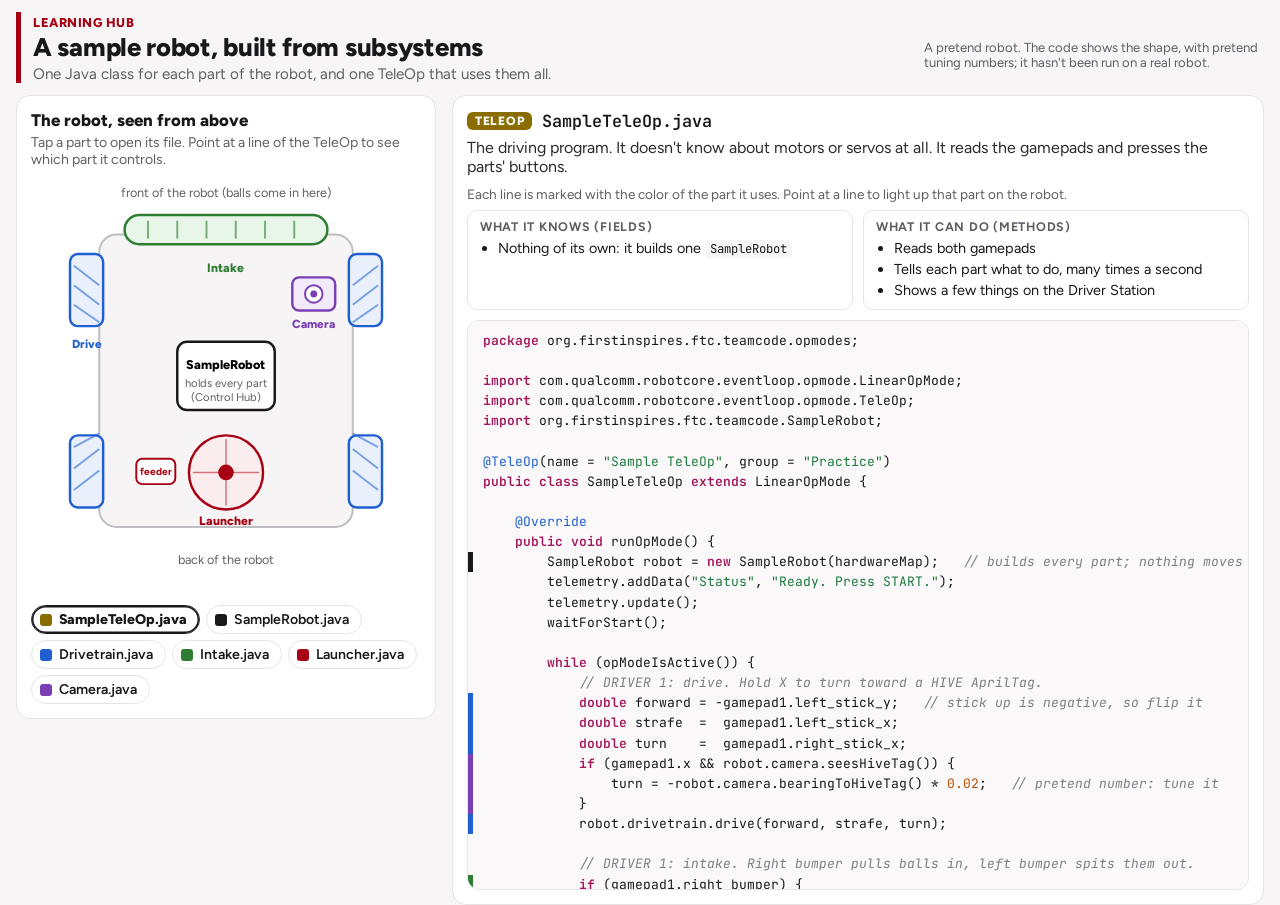
<file: coding/sample-robot.html>
<!doctype html>
<html lang="en">
<head>
<meta charset="utf-8">
<meta name="viewport" content="width=device-width, initial-scale=1, viewport-fit=cover">
<title>Sample Robot · Robotics Learning Hub</title>
<link rel="preconnect" href="https://fonts.googleapis.com">
<link rel="preconnect" href="https://fonts.gstatic.com" crossorigin>
<link rel="stylesheet" href="https://fonts.googleapis.com/css2?family=Figtree:wght@400;500;600;700;800&family=JetBrains+Mono:wght@400;600&display=swap">
<style>
/* A pretend robot, drawn from above. Tap a part to open its Java file (a subsystem).
   Open the TeleOp to see how one program uses every part; point at a TeleOp line
   to light up the part it controls. Hand-written page (not generated). */
:root{
  --red:#A60012; --red-tint:#fbecee; --ink:#18181b; --grey:#5f5f66; --line:#e7e3e4;
  --paper:#fff; --side:#f7f5f5; --code:#faf8f8;
  --drive:#1f5fd1; --intake:#2e7d32; --launcher:#A60012; --camera:#7b3fb5; --robot:#18181b; --teleop:#8a6d00;
}
*{box-sizing:border-box}
html,body{height:100%}
body{margin:0;background:var(--side);color:var(--ink);font-family:"Figtree",system-ui,sans-serif;font-size:16px;
  padding:12px max(16px, env(safe-area-inset-left,0px)) 16px max(16px, env(safe-area-inset-right,0px))}
button{font:inherit;color:inherit}
button:focus-visible,[tabindex]:focus-visible{outline:3px solid #f6c700;outline-offset:2px}
.bar{display:flex;flex-wrap:wrap;align-items:flex-end;gap:6px 16px;margin-bottom:12px}
.brand{border-left:5px solid var(--red);padding-left:12px;margin-right:auto}
.back{font-size:.8rem;font-weight:800;color:var(--red);text-decoration:none;letter-spacing:.04em;text-transform:uppercase}
.back:hover{text-decoration:underline}
h1{margin:2px 0 0;font-size:1.6rem;font-weight:800;letter-spacing:-.3px;line-height:1.1}
.sub{margin:4px 0 0;color:var(--grey);font-size:.95rem}
.note{font-size:.82rem;color:var(--grey);max-width:340px}

.wrap{display:grid;grid-template-columns:minmax(300px,420px) 1fr;gap:16px;align-items:start}
.card{background:var(--paper);border:1px solid var(--line);border-radius:14px;padding:14px}
.robot-card h2,.viewer h2{margin:0 0 4px;font-size:1.05rem;font-weight:800}
.hintline{margin:0 0 8px;font-size:.88rem;color:var(--grey)}
svg.robot{display:block;width:100%;height:auto;font-family:"Figtree",system-ui,sans-serif}
.part{cursor:pointer;transition:opacity .15s}
.part .shape{transition:stroke-width .15s, filter .15s}
.robot.focus .part{opacity:.28}
.robot.focus .part.on{opacity:1}
.part.on .shape{stroke-width:4}
.part:hover .shape{filter:brightness(1.08)}

.files{display:flex;flex-wrap:wrap;gap:6px;margin-top:10px}
.files button{display:inline-flex;align-items:center;gap:7px;border:1px solid var(--line);background:#fff;border-radius:999px;padding:5px 12px 5px 8px;cursor:pointer;font-size:.88rem;font-weight:600}
.files button .dot{width:12px;height:12px;border-radius:3px}
.files button[aria-pressed="true"]{border-color:var(--ink);box-shadow:inset 0 0 0 1.5px var(--ink)}
.files .teleop-btn{font-weight:800}

.viewer{min-width:0}
.vhead{display:flex;align-items:center;gap:10px;flex-wrap:wrap;margin-bottom:6px}
.fname{font-family:"JetBrains Mono",monospace;font-weight:600;font-size:1.05rem}
.tag{font-size:.75rem;font-weight:800;letter-spacing:.06em;text-transform:uppercase;color:#fff;border-radius:6px;padding:2px 8px}
.what{margin:0 0 10px;color:#2b2b30}
.lists{display:grid;grid-template-columns:1fr 1fr;gap:10px;margin-bottom:10px}
.lists div{border:1px solid var(--line);border-radius:10px;padding:8px 12px;background:#fff}
.lists b{display:block;font-size:.78rem;letter-spacing:.06em;text-transform:uppercase;color:var(--grey);margin-bottom:4px}
.lists ul{margin:0;padding-left:18px;font-size:.9rem;line-height:1.45}
.lists code{font-family:"JetBrains Mono",monospace;font-size:.85em;background:var(--side);border-radius:4px;padding:1px 5px}

pre.code{margin:0;background:var(--code);border:1px solid var(--line);border-radius:12px;padding:10px 0;overflow:auto;
  font-family:"JetBrains Mono",monospace;font-size:13px;line-height:1.55;max-height:calc(100vh - 330px);min-height:240px}
.ln{display:block;padding:0 14px 0 10px;border-left:5px solid transparent;white-space:pre}
.ln[data-part]{cursor:default}
.ln.hl{background:#fff4c2}
.k{color:#a3165a;font-weight:600}.s{color:#1c7a3e}.c{color:#7d7d84;font-style:italic}.n{color:#b45309}.t{color:#1f5fd1}
.legend-tele{display:none;font-size:.85rem;color:var(--grey);margin:0 0 8px}
.teleop-mode .legend-tele{display:block}

@media (max-width:820px){
  .wrap{grid-template-columns:1fr}
  .lists{grid-template-columns:1fr}
  pre.code{max-height:none}
  .note{max-width:none}
}
</style>
</head>
<body>

<div class="bar">
  <div class="brand">
    <a class="back" href="../#/coding/sample-robot-code">Learning Hub</a>
    <h1>A sample robot, built from subsystems</h1>
    <p class="sub">One Java class for each part of the robot, and one TeleOp that uses them all.</p>
  </div>
  <p class="note">A pretend robot. The code shows the shape, with pretend tuning numbers; it hasn't been run on a real robot.</p>
</div>

<div class="wrap">
  <section class="card robot-card">
    <h2>The robot, seen from above</h2>
    <p class="hintline">Tap a part to open its file. Point at a line of the TeleOp to see which part it controls.</p>
    <svg class="robot" id="robot" viewBox="0 0 400 430" role="img" aria-label="A pretend robot from above: four mecanum wheels, an intake roller at the front, a camera at the front, a launcher flywheel at the back and the Control Hub in the middle">
      <!-- frame -->
      <rect x="70" y="60" width="260" height="300" rx="18" fill="#f6f4f4" stroke="#bdbdc2" stroke-width="2"/>
      <text x="200" y="398" text-anchor="middle" font-size="13" fill="#5f5f66">back of the robot</text>
      <text x="200" y="22" text-anchor="middle" font-size="13" fill="#5f5f66">front of the robot (balls come in here)</text>

      <!-- SampleRobot: the Control Hub / the whole robot -->
      <g class="part" data-part="robot" tabindex="0" role="button" aria-label="SampleRobot.java, the whole robot">
        <rect class="shape" x="150" y="170" width="100" height="70" rx="10" fill="#fff" stroke="var(--robot)" stroke-width="2.5"/>
        <text x="200" y="198" text-anchor="middle" font-size="13" font-weight="800">SampleRobot</text>
        <text x="200" y="216" text-anchor="middle" font-size="11.5" fill="#5f5f66">holds every part</text>
        <text x="200" y="231" text-anchor="middle" font-size="11.5" fill="#5f5f66">(Control Hub)</text>
      </g>

      <!-- Drivetrain: four wheels -->
      <g class="part" data-part="drive" tabindex="0" role="button" aria-label="Drivetrain.java, the four wheels">
        <g class="shape" fill="#e9f0fc" stroke="var(--drive)" stroke-width="2.5">
          <rect x="40" y="80" width="34" height="74" rx="8"/><rect x="326" y="80" width="34" height="74" rx="8"/>
          <rect x="40" y="266" width="34" height="74" rx="8"/><rect x="326" y="266" width="34" height="74" rx="8"/>
        </g>
        <g stroke="var(--drive)" stroke-width="2" opacity=".55">
          <path d="M44 92l26 20M44 112l26 20M44 132l26 18"/><path d="M356 92l-26 20M356 112l-26 20M356 132l-26 18"/>
          <path d="M44 278l26-14M44 300l26-20M44 322l26-20"/><path d="M356 278l-26-14M356 300l-26-20M356 322l-26-20"/>
        </g>
        <text x="57" y="176" text-anchor="middle" font-size="12" font-weight="800" fill="var(--drive)">Drive</text>
      </g>

      <!-- Intake: roller across the front -->
      <g class="part" data-part="intake" tabindex="0" role="button" aria-label="Intake.java, the roller at the front">
        <rect class="shape" x="96" y="40" width="208" height="30" rx="15" fill="#e8f5e9" stroke="var(--intake)" stroke-width="2.5"/>
        <path d="M120 46v18M150 46v18M180 46v18M210 46v18M240 46v18M270 46v18" stroke="var(--intake)" stroke-width="2" opacity=".6"/>
        <text x="200" y="98" text-anchor="middle" font-size="12.5" font-weight="800" fill="var(--intake)">Intake</text>
      </g>

      <!-- Camera: front corner, pointing up at the HIVE tags -->
      <g class="part" data-part="camera" tabindex="0" role="button" aria-label="Camera.java, the webcam">
        <rect class="shape" x="268" y="104" width="44" height="34" rx="7" fill="#f2eafb" stroke="var(--camera)" stroke-width="2.5"/>
        <circle cx="290" cy="121" r="9" fill="#fff" stroke="var(--camera)" stroke-width="2"/>
        <circle cx="290" cy="121" r="3.5" fill="var(--camera)"/>
        <text x="290" y="156" text-anchor="middle" font-size="12" font-weight="800" fill="var(--camera)">Camera</text>
      </g>

      <!-- Launcher: flywheel at the back, with a feeder servo -->
      <g class="part" data-part="launcher" tabindex="0" role="button" aria-label="Launcher.java, the flywheel and feeder">
        <circle class="shape" cx="200" cy="304" r="38" fill="#fbecee" stroke="var(--launcher)" stroke-width="2.5"/>
        <circle cx="200" cy="304" r="8" fill="var(--launcher)"/>
        <path d="M200 270v68M166 304h68" stroke="var(--launcher)" stroke-width="1.5" opacity=".5"/>
        <rect x="108" y="290" width="40" height="26" rx="6" fill="#fff" stroke="var(--launcher)" stroke-width="2"/>
        <text x="128" y="307" text-anchor="middle" font-size="10.5" font-weight="700" fill="var(--launcher)">feeder</text>
        <text x="200" y="358" text-anchor="middle" font-size="12.5" font-weight="800" fill="var(--launcher)">Launcher</text>
      </g>
    </svg>

    <div class="files" id="files" role="group" aria-label="Open a file"></div>
  </section>

  <section class="card viewer" id="viewer" aria-live="polite">
    <div class="vhead"><span class="tag" id="vtag">File</span><span class="fname" id="vname"></span></div>
    <p class="what" id="vwhat"></p>
    <p class="legend-tele">Each line is marked with the color of the part it uses. Point at a line to light up that part on the robot.</p>
    <div class="lists" id="vlists"></div>
    <pre class="code" id="vcode"></pre>
  </section>
</div>

<script>
// ---------- The pretend robot's files ----------
// In the TeleOp, a line that starts with @drive, @intake, @launcher, @camera or @robot
// is marked with that part (the marker is not shown).
var FILES = [
{ id: "teleop", part: "teleop", name: "SampleTeleOp.java", tag: "TeleOp",
  what: "The driving program. It doesn't know about motors or servos at all. It reads the gamepads and presses the parts' buttons.",
  knows: ["Nothing of its own: it builds one <code>SampleRobot</code>"],
  does: ["Reads both gamepads", "Tells each part what to do, many times a second", "Shows a few things on the Driver Station"],
  code: [
"package org.firstinspires.ftc.teamcode.opmodes;",
"",
"import com.qualcomm.robotcore.eventloop.opmode.LinearOpMode;",
"import com.qualcomm.robotcore.eventloop.opmode.TeleOp;",
"import org.firstinspires.ftc.teamcode.SampleRobot;",
"",
"@TeleOp(name = \"Sample TeleOp\", group = \"Practice\")",
"public class SampleTeleOp extends LinearOpMode {",
"",
"    @Override",
"    public void runOpMode() {",
"@robot        SampleRobot robot = new SampleRobot(hardwareMap);   // builds every part; nothing moves",
"        telemetry.addData(\"Status\", \"Ready. Press START.\");",
"        telemetry.update();",
"        waitForStart();",
"",
"        while (opModeIsActive()) {",
"            // DRIVER 1: drive. Hold X to turn toward a HIVE AprilTag.",
"@drive            double forward = -gamepad1.left_stick_y;   // stick up is negative, so flip it",
"@drive            double strafe  =  gamepad1.left_stick_x;",
"@drive            double turn    =  gamepad1.right_stick_x;",
"@camera            if (gamepad1.x && robot.camera.seesHiveTag()) {",
"@camera                turn = -robot.camera.bearingToHiveTag() * 0.02;   // pretend number: tune it",
"@camera            }",
"@drive            robot.drivetrain.drive(forward, strafe, turn);",
"",
"            // DRIVER 1: intake. Right bumper pulls balls in, left bumper spits them out.",
"@intake            if (gamepad1.right_bumper) {",
"@intake                robot.intake.run();",
"@intake            } else if (gamepad1.left_bumper) {",
"@intake                robot.intake.reverse();",
"@intake            } else {",
"@intake                robot.intake.stop();",
"@intake            }",
"",
"            // DRIVER 2: launcher. Y spins up, B stops, hold A to feed once it's up to speed.",
"@launcher            if (gamepad2.y) robot.launcher.spinUp();",
"@launcher            if (gamepad2.b) robot.launcher.stop();",
"@launcher            if (gamepad2.a && robot.launcher.isReady()) {",
"@launcher                robot.launcher.feed();",
"@launcher            } else {",
"@launcher                robot.launcher.rest();",
"@launcher            }",
"",
"@launcher            telemetry.addData(\"Launcher ready\", robot.launcher.isReady());",
"@camera            telemetry.addData(\"Sees a HIVE tag\", robot.camera.seesHiveTag());",
"            telemetry.update();",
"        }",
"",
"@robot        robot.stopAll();   // after STOP: nothing may keep moving (G404)",
"    }",
"}"
]},
{ id: "robot", part: "robot", name: "SampleRobot.java", tag: "The whole robot",
  what: "The one shared robot class. It builds every part once, so every OpMode (TeleOp and autonomous) uses the same parts the same way.",
  knows: ["<code>drivetrain</code>, <code>intake</code>, <code>launcher</code>, <code>camera</code>: one object for each part"],
  does: ["<code>stopAll()</code>: stop everything that moves"],
  code: [
"package org.firstinspires.ftc.teamcode;",
"",
"import com.qualcomm.robotcore.hardware.HardwareMap;",
"import org.firstinspires.ftc.teamcode.subsystems.Camera;",
"import org.firstinspires.ftc.teamcode.subsystems.Drivetrain;",
"import org.firstinspires.ftc.teamcode.subsystems.Intake;",
"import org.firstinspires.ftc.teamcode.subsystems.Launcher;",
"",
"/** The whole robot: one object that holds every part. */",
"public class SampleRobot {",
"",
"    // What it knows: its parts. Public, so an OpMode can say robot.intake.run().",
"    public final Drivetrain drivetrain;",
"    public final Intake intake;",
"    public final Launcher launcher;",
"    public final Camera camera;",
"",
"    public SampleRobot(HardwareMap hw) {",
"        drivetrain = new Drivetrain(hw);",
"        intake = new Intake(hw);",
"        launcher = new Launcher(hw);",
"        camera = new Camera(hw);",
"    }",
"",
"    // What it can do",
"    public void stopAll() {",
"        drivetrain.stop();",
"        intake.stop();",
"        launcher.stop();",
"    }",
"}"
]},
{ id: "drive", part: "drive", name: "Drivetrain.java", tag: "Subsystem",
  what: "The wheels. Four motors with mecanum wheels, so the robot can drive forward, slide sideways and turn, all at once.",
  knows: ["<code>frontLeft</code>, <code>frontRight</code>, <code>backLeft</code>, <code>backRight</code>: its four motors (private)"],
  does: ["<code>drive(forward, strafe, turn)</code>", "<code>stop()</code>"],
  code: [
"package org.firstinspires.ftc.teamcode.subsystems;",
"",
"import com.qualcomm.robotcore.hardware.DcMotor;",
"import com.qualcomm.robotcore.hardware.DcMotorSimple;",
"import com.qualcomm.robotcore.hardware.HardwareMap;",
"",
"/** The wheels: four motors with mecanum wheels. */",
"public class Drivetrain {",
"",
"    // What it knows: its four motors. Private: only Drivetrain touches them.",
"    private final DcMotor frontLeft, frontRight, backLeft, backRight;",
"",
"    public Drivetrain(HardwareMap hw) {",
"        frontLeft  = hw.get(DcMotor.class, \"front_left_motor\");",
"        frontRight = hw.get(DcMotor.class, \"front_right_motor\");",
"        backLeft   = hw.get(DcMotor.class, \"back_left_motor\");",
"        backRight  = hw.get(DcMotor.class, \"back_right_motor\");",
"        // Depends on how the motors are mounted. On most robots the left side",
"        // has to run backward. Check on the real robot and flip if needed.",
"        frontLeft.setDirection(DcMotorSimple.Direction.REVERSE);",
"        backLeft.setDirection(DcMotorSimple.Direction.REVERSE);",
"    }",
"",
"    // What it can do: drive forward, slide sideways and turn, all at once.",
"    public void drive(double forward, double strafe, double turn) {",
"        double fl = forward + strafe + turn;",
"        double fr = forward - strafe - turn;",
"        double bl = forward - strafe + turn;",
"        double br = forward + strafe - turn;",
"        // Keep every power between -1 and 1, without changing the mix.",
"        double max = Math.max(1.0, Math.max(Math.max(Math.abs(fl), Math.abs(fr)),",
"                                            Math.max(Math.abs(bl), Math.abs(br))));",
"        frontLeft.setPower(fl / max);",
"        frontRight.setPower(fr / max);",
"        backLeft.setPower(bl / max);",
"        backRight.setPower(br / max);",
"    }",
"",
"    public void stop() {",
"        drive(0, 0, 0);",
"    }",
"}"
]},
{ id: "intake", part: "intake", name: "Intake.java", tag: "Subsystem",
  what: "The roller at the front that pulls balls in. One motor.",
  knows: ["<code>roller</code>: its motor (private)", "<code>IN_POWER</code>: how hard it spins"],
  does: ["<code>run()</code>: pull balls in", "<code>reverse()</code>: spit them out", "<code>stop()</code>"],
  code: [
"package org.firstinspires.ftc.teamcode.subsystems;",
"",
"import com.qualcomm.robotcore.hardware.DcMotor;",
"import com.qualcomm.robotcore.hardware.HardwareMap;",
"",
"/** The roller at the front that pulls balls in. */",
"public class Intake {",
"",
"    // What it knows",
"    private final DcMotor roller;",
"    private static final double IN_POWER = 1.0;   // pretend number: tune it",
"",
"    public Intake(HardwareMap hw) {",
"        roller = hw.get(DcMotor.class, \"intake_motor\");",
"    }",
"",
"    // What it can do",
"    public void run()     { roller.setPower(IN_POWER); }",
"    public void reverse() { roller.setPower(-IN_POWER); }   // spit a ball back out",
"    public void stop()    { roller.setPower(0); }",
"}"
]},
{ id: "launcher", part: "launcher", name: "Launcher.java", tag: "Subsystem",
  what: "The flywheel that throws balls up into the HIVE, and a feeder servo that pushes a ball into it. The flywheel motor needs its encoder cable plugged in, so it can hold a speed.",
  knows: ["<code>flywheel</code> and <code>feeder</code>: its motor and servo (private)", "<code>targetSpeed</code>: how fast it should spin", "<code>LAUNCH_SPEED</code>, <code>FEED</code>, <code>REST</code>: tuning numbers"],
  does: ["<code>spinUp()</code> and <code>stop()</code>", "<code>isReady()</code>: is it up to speed?", "<code>feed()</code> and <code>rest()</code>: move the feeder"],
  code: [
"package org.firstinspires.ftc.teamcode.subsystems;",
"",
"import com.qualcomm.robotcore.hardware.DcMotor;",
"import com.qualcomm.robotcore.hardware.DcMotorEx;",
"import com.qualcomm.robotcore.hardware.HardwareMap;",
"import com.qualcomm.robotcore.hardware.Servo;",
"",
"/** The flywheel that throws balls, and the servo that feeds it. */",
"public class Launcher {",
"",
"    // What it knows",
"    private final DcMotorEx flywheel;",
"    private final Servo feeder;",
"    private double targetSpeed = 0;                      // ticks per second; 0 means off",
"    private static final double LAUNCH_SPEED = 1500;     // pretend number: tune it",
"    private static final double FEED = 0.6, REST = 0.2;  // pretend servo positions",
"",
"    public Launcher(HardwareMap hw) {",
"        flywheel = hw.get(DcMotorEx.class, \"launcher_motor\");",
"        flywheel.setMode(DcMotor.RunMode.RUN_USING_ENCODER);   // so it can hold a speed",
"        feeder = hw.get(Servo.class, \"feeder_servo\");",
"        // No feeder.setPosition() here: a servo moves the moment you set it,",
"        // and nothing may move during INIT (G304).",
"    }",
"",
"    // What it can do",
"    public void spinUp() {",
"        targetSpeed = LAUNCH_SPEED;",
"        flywheel.setVelocity(targetSpeed);",
"    }",
"",
"    public void stop() {",
"        targetSpeed = 0;",
"        flywheel.setVelocity(0);",
"    }",
"",
"    /** True when the flywheel is spinning and close to its target speed. */",
"    public boolean isReady() {",
"        return targetSpeed > 0 && Math.abs(flywheel.getVelocity() - targetSpeed) < 50;",
"    }",
"",
"    public void feed() { feeder.setPosition(FEED); }",
"    public void rest() { feeder.setPosition(REST); }",
"}"
]},
{ id: "camera", part: "camera", name: "Camera.java", tag: "Subsystem",
  what: "The webcam that finds the AprilTags on the HIVE. The tags are on the bottom of each CELL, facing down, so this camera has to point up at them. They move when the HIVE tips, so they're for aiming, not for finding the robot's position.",
  knows: ["<code>tags</code>: FIRST's AprilTag finder", "<code>portal</code>: the connection to the webcam"],
  does: ["<code>bearingToHiveTag()</code>: how many degrees to turn to face a tag", "<code>seesHiveTag()</code>: does it see one right now?"],
  code: [
"package org.firstinspires.ftc.teamcode.subsystems;",
"",
"import com.qualcomm.robotcore.hardware.HardwareMap;",
"import org.firstinspires.ftc.robotcore.external.hardware.camera.WebcamName;",
"import org.firstinspires.ftc.vision.VisionPortal;",
"import org.firstinspires.ftc.vision.apriltag.AprilTagDetection;",
"import org.firstinspires.ftc.vision.apriltag.AprilTagProcessor;",
"",
"/** The webcam that finds the HIVE's AprilTags. */",
"public class Camera {",
"",
"    // What it knows",
"    private final AprilTagProcessor tags;",
"    private final VisionPortal portal;",
"",
"    public Camera(HardwareMap hw) {",
"        tags = AprilTagProcessor.easyCreateWithDefaults();",
"        portal = VisionPortal.easyCreateWithDefaults(",
"                hw.get(WebcamName.class, \"Webcam 1\"), tags);",
"    }",
"",
"    // What it can do",
"    /** Degrees to turn to face the first HIVE tag it sees (positive = the tag",
"     *  is to the left). Not-a-number (NaN) if it sees none. */",
"    public double bearingToHiveTag() {",
"        for (AprilTagDetection tag : tags.getDetections()) {",
"            // BIOBUZZ HIVE tags are numbers 30 to 45",
"            if (tag.id >= 30 && tag.id <= 45 && tag.ftcPose != null) {",
"                return tag.ftcPose.bearing;",
"            }",
"        }",
"        return Double.NaN;",
"    }",
"",
"    public boolean seesHiveTag() {",
"        return !Double.isNaN(bearingToHiveTag());",
"    }",
"}"
]}
];

var COLORS = { teleop: "var(--teleop)", robot: "var(--robot)", drive: "var(--drive)", intake: "var(--intake)", launcher: "var(--launcher)", camera: "var(--camera)" };
var KEYWORDS = /\b(package|import|public|private|static|final|class|extends|new|return|if|else|while|for|void|double|boolean|int|true|false|this)\b/g;

function esc(s){ return s.replace(/&/g,"&amp;").replace(/</g,"&lt;").replace(/>/g,"&gt;"); }

// A tiny Java colorer: comments, strings, numbers, keywords, @annotations, Class names.
function color(line){
  var cut = line.indexOf("//"), comment = "";
  var star = line.trim().indexOf("/*") === 0 || line.trim().indexOf("*") === 0;
  if (star) return '<span class="c">' + esc(line) + '</span>';
  if (cut >= 0 && line.slice(0, cut).split('"').length % 2 === 1) { comment = line.slice(cut); line = line.slice(0, cut); }
  var parts = line.split(/("(?:[^"\\]|\\.)*")/);
  var out = parts.map(function(p){
    if (p.charAt(0) === '"') return '<span class="s">' + esc(p) + '</span>';
    return esc(p)
      .replace(KEYWORDS, '<span class="k">$1</span>')
      .replace(/(@\w+)/g, '<span class="t">$1</span>')
      .replace(/\b(\d+(?:\.\d+)?)\b/g, '<span class="n">$1</span>');
  }).join("");
  return out + (comment ? '<span class="c">' + esc(comment) + '</span>' : "");
}

var svg = document.getElementById("robot");
var partsEls = Array.prototype.slice.call(svg.querySelectorAll(".part"));
var filesBox = document.getElementById("files");
var current = null;

function light(part){
  if (!part) { svg.classList.remove("focus"); partsEls.forEach(function(g){ g.classList.remove("on"); }); return; }
  svg.classList.add("focus");
  partsEls.forEach(function(g){ g.classList.toggle("on", g.dataset.part === part || part === "all"); });
}

function show(id){
  var f = FILES.filter(function(x){ return x.id === id; })[0];
  current = f;
  document.getElementById("vname").textContent = f.name;
  var tag = document.getElementById("vtag");
  tag.textContent = f.tag; tag.style.background = COLORS[f.part];
  document.getElementById("vwhat").textContent = f.what;
  document.getElementById("vlists").innerHTML =
    '<div><b>What it knows (fields)</b><ul>' + f.knows.map(function(x){ return "<li>" + x + "</li>"; }).join("") + '</ul></div>' +
    '<div><b>What it can do (methods)</b><ul>' + f.does.map(function(x){ return "<li>" + x + "</li>"; }).join("") + '</ul></div>';
  var html = f.code.map(function(raw){
    var m = raw.match(/^@(drive|intake|launcher|camera|robot)(.*)$/), part = m ? m[1] : null, text = m ? m[2] : raw;
    var style = part ? ' style="border-left-color:' + COLORS[part] + '"' : "";
    return '<span class="ln"' + (part ? ' data-part="' + part + '"' : "") + style + '>' + (color(text) || " ") + '</span>';
  }).join("");
  document.getElementById("vcode").innerHTML = html;
  document.getElementById("viewer").classList.toggle("teleop-mode", f.id === "teleop");
  Array.prototype.forEach.call(filesBox.children, function(b){ b.setAttribute("aria-pressed", String(b.dataset.id === id)); });
  light(f.id === "teleop" ? null : f.part);
  try { history.replaceState(null, "", "#" + id); } catch (e) {}
}

// On a phone the file sits below the robot, so scroll down to it after a tap
function jumpToFile(){
  if (window.innerWidth <= 820) document.getElementById("viewer").scrollIntoView({ behavior: "smooth", block: "start" });
}

// File buttons, TeleOp first
FILES.forEach(function(f){
  var b = document.createElement("button");
  b.type = "button"; b.dataset.id = f.id;
  if (f.id === "teleop") b.className = "teleop-btn";
  b.innerHTML = '<span class="dot" style="background:' + COLORS[f.part] + '"></span>' + f.name;
  b.addEventListener("click", function(){ show(f.id); jumpToFile(); });
  filesBox.appendChild(b);
});

// Tap a part on the robot: open its file
partsEls.forEach(function(g){
  function open(){ show(g.dataset.part); jumpToFile(); }
  g.addEventListener("click", open);
  g.addEventListener("keydown", function(e){ if (e.key === "Enter" || e.key === " ") { e.preventDefault(); open(); } });
  // In the TeleOp, pointing at a part lights up the lines that use it
  g.addEventListener("mouseenter", function(){
    if (current && current.id === "teleop") {
      light(g.dataset.part);
      document.querySelectorAll("#vcode .ln").forEach(function(l){ l.classList.toggle("hl", l.dataset.part === g.dataset.part); });
    }
  });
  g.addEventListener("mouseleave", function(){
    if (current && current.id === "teleop") { light(null); document.querySelectorAll("#vcode .ln.hl").forEach(function(l){ l.classList.remove("hl"); }); }
  });
});

// In the TeleOp, pointing at (or tapping) a line lights up its part
document.getElementById("vcode").addEventListener("mouseover", function(e){
  if (!current || current.id !== "teleop") return;
  var ln = e.target.closest(".ln");
  light(ln && ln.dataset.part ? ln.dataset.part : null);
});
document.getElementById("vcode").addEventListener("mouseleave", function(){ if (current && current.id === "teleop") light(null); });
document.getElementById("vcode").addEventListener("click", function(e){
  if (!current || current.id !== "teleop") return;
  var ln = e.target.closest(".ln");
  light(ln && ln.dataset.part ? ln.dataset.part : null);
});

var start = (location.hash || "#teleop").slice(1);
show(FILES.some(function(f){ return f.id === start; }) ? start : "teleop");
</script>
</body>
</html>
</file>
